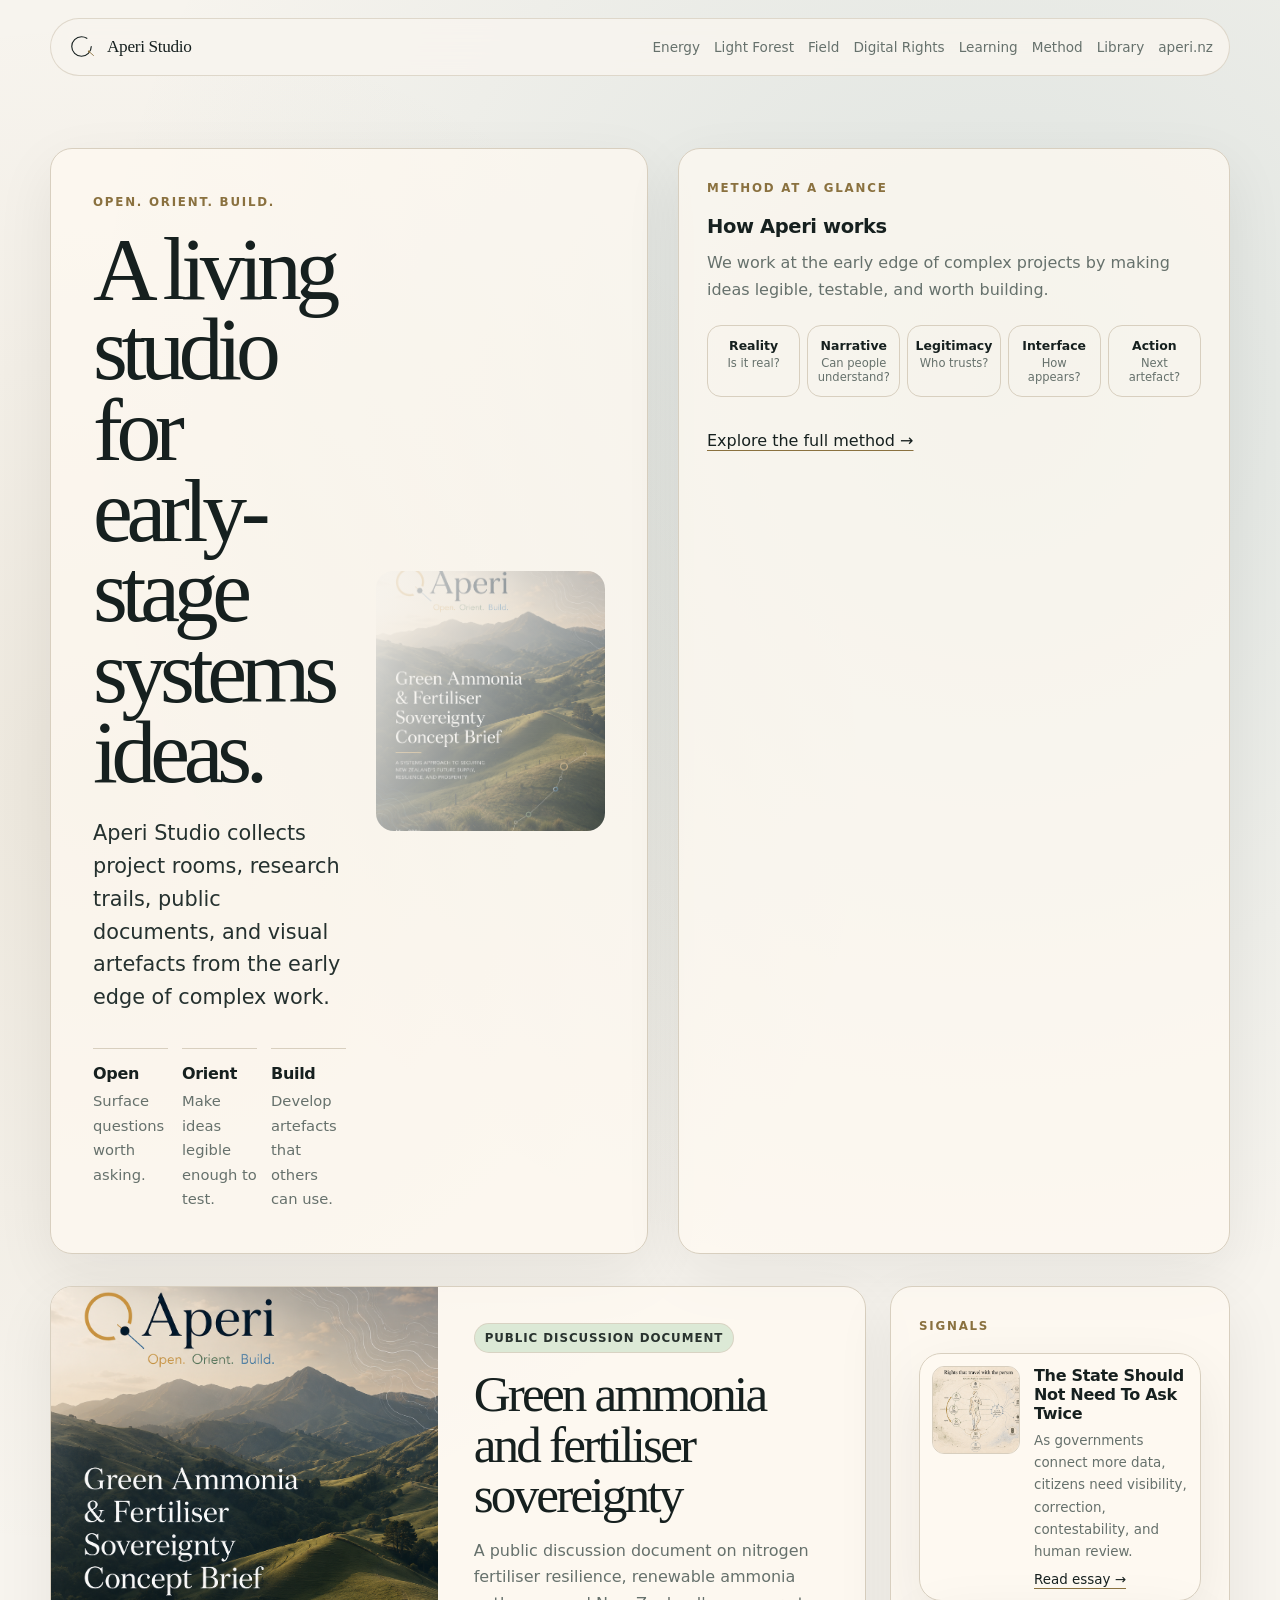
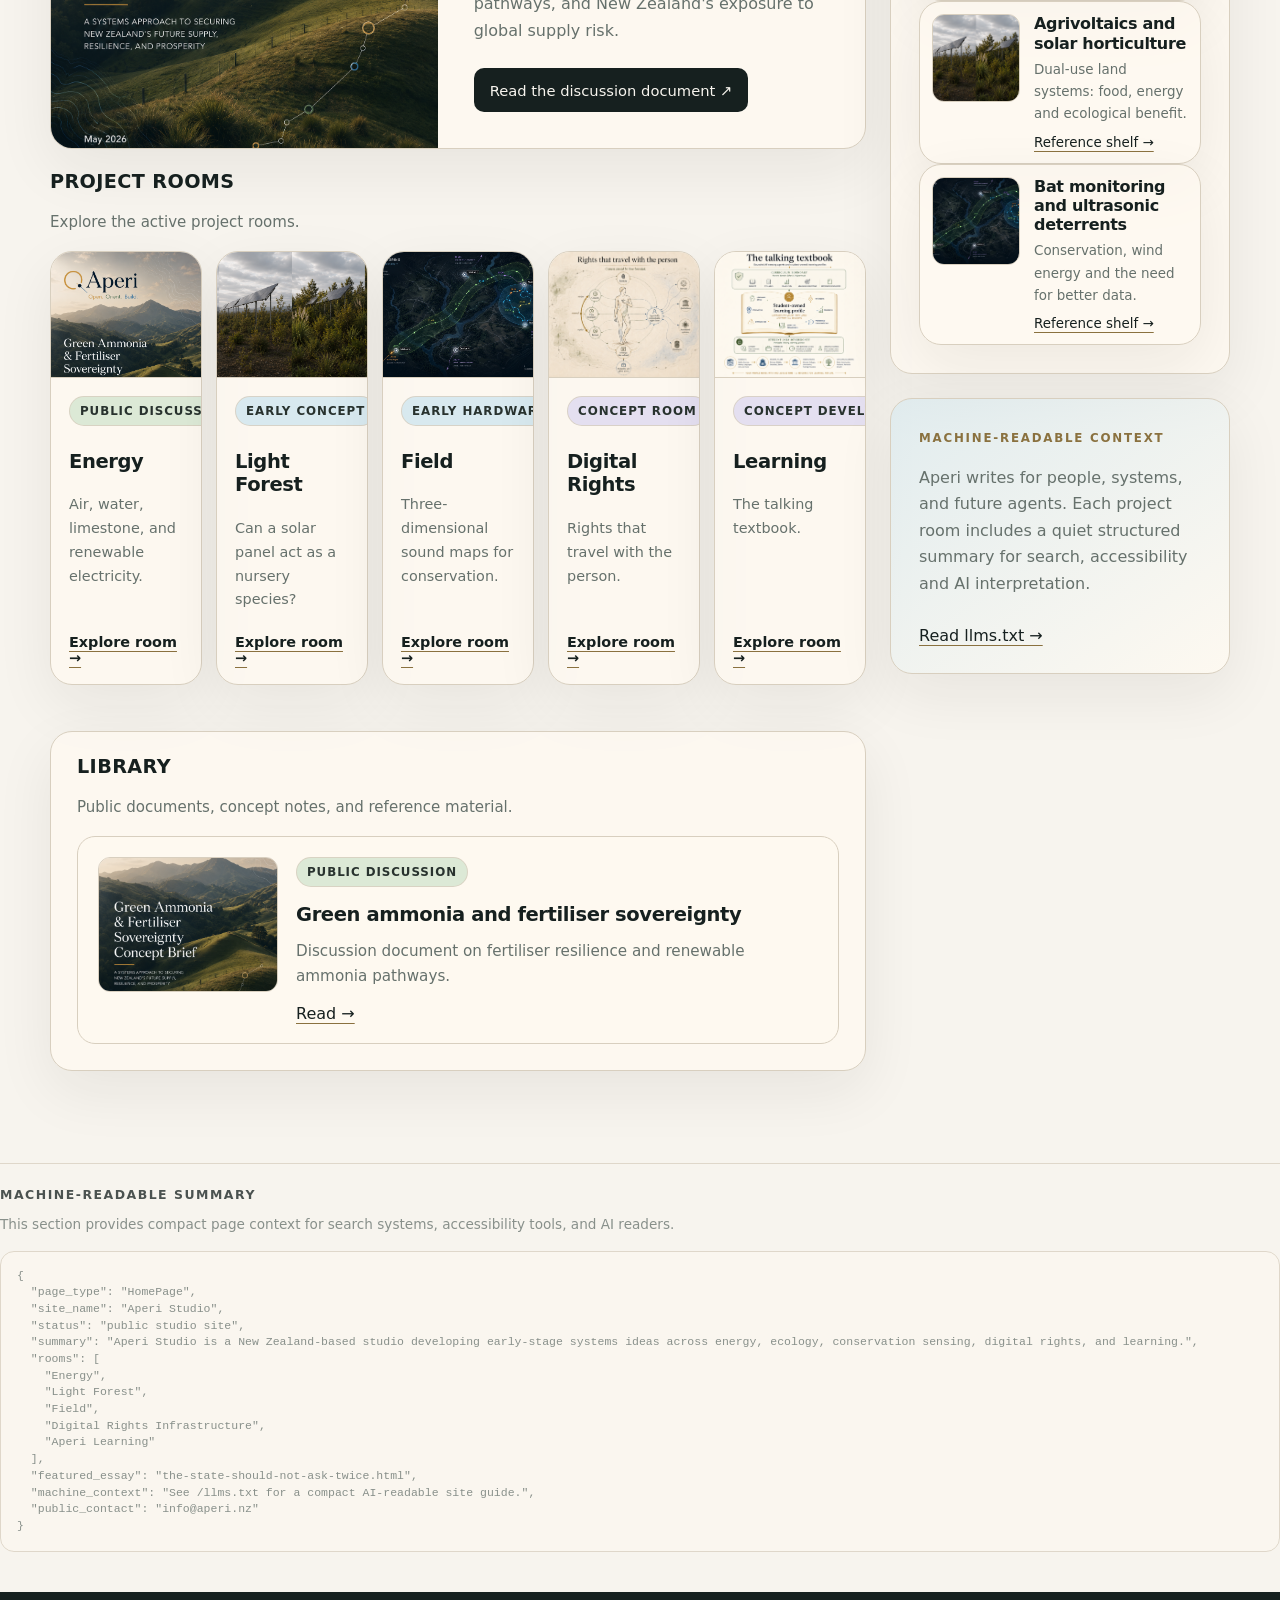
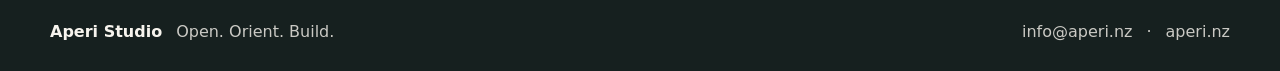
<file: index.html>
<!DOCTYPE html>
<html lang="en">
<head>
  <meta charset="UTF-8">
  <meta name="viewport" content="width=device-width, initial-scale=1.0">
  <title>Aperi Studio</title>
  <meta name="description" content="A living studio for early-stage systems ideas.">
  <link rel="stylesheet" href="style.css">
</head>
<body>
<header class="site-header">
  <a class="brand" href="index.html"><img src="assets/aperi-studio-mark.svg" alt="" class="brand-mark"><span>Aperi Studio</span></a>
  <nav class="nav" aria-label="Primary navigation">
    <a href="energy.html">Energy</a>
    <a href="light-forest.html">Light Forest</a>
    <a href="field.html">Field</a>
    <a href="digital-rights.html">Digital Rights</a>
    <a href="learning.html">Learning</a>
    <a href="method.html">Method</a>
    <a href="library.html">Library</a>
    <a href="https://aperi.nz">aperi.nz</a>
  </nav>
</header>
<main>
<section class="hero">
  <div class="hero-panel">
    <div class="hero-copy-grid">
      <div>
        <p class="eyebrow">Open. Orient. Build.</p>
        <h1>A living studio for early-stage systems ideas.</h1>
        <p class="lede">Aperi Studio collects project rooms, research trails, public documents, and visual artefacts from the early edge of complex work.</p>
        <div class="micro-method">
          <article><h3>Open</h3><p>Surface questions worth asking.</p></article>
          <article><h3>Orient</h3><p>Make ideas legible enough to test.</p></article>
          <article><h3>Build</h3><p>Develop artefacts that others can use.</p></article>
        </div>
      </div>
      <div class="hero-image" aria-hidden="true"></div>
    </div>
  </div>
  <aside class="side-panel">
    <p class="eyebrow">Method at a glance</p>
    <h3>How Aperi works</h3>
    <p>We work at the early edge of complex projects by making ideas legible, testable, and worth building.</p>
    <div class="method-strip">
      <div class="method-step"><strong>Reality</strong>Is it real?</div>
      <div class="method-step"><strong>Narrative</strong>Can people understand?</div>
      <div class="method-step"><strong>Legitimacy</strong>Who trusts?</div>
      <div class="method-step"><strong>Interface</strong>How appears?</div>
      <div class="method-step"><strong>Action</strong>Next artefact?</div>
    </div>
    <a class="arrow-link" href="method.html">Explore the full method →</a>
  </aside>
</section>

<section class="main-grid">
  <div class="main-column">
    <section class="feature-card">
      <div class="feature-visual" role="img" aria-label="Green ammonia discussion document thumbnail"></div>
      <div class="feature-copy">
        <span class="status public">Public discussion document</span>
        <h2>Green ammonia and fertiliser sovereignty</h2>
        <p>A public discussion document on nitrogen fertiliser resilience, renewable ammonia pathways, and New Zealand's exposure to global supply risk.</p>
        <a class="button" href="https://scottjbarnett.github.io/nz-green-ammonia/">Read the discussion document ↗</a>
      </div>
    </section>

    <section>
      <div class="section-heading"><h2>Project rooms</h2><p>Explore the active project rooms.</p></div>
      <div class="project-grid">
        <article class="project-card"><div class="card-visual"><img src="assets/green-ammonia-thumb.png" alt="Green ammonia discussion document thumbnail"></div><div class="card-body"><span class="status public">Public discussion</span><h3>Energy</h3><p>Air, water, limestone, and renewable electricity.</p><a href="energy.html">Explore room →</a></div></article>
        <article class="project-card"><div class="card-visual"><img src="assets/light-forest-sequence.png" alt="Four-stage Light Forest sequence showing solar infrastructure and native regeneration over time"></div><div class="card-body"><span class="status early">Early concept</span><h3>Light Forest</h3><p>Can a solar panel act as a nursery species?</p><a href="light-forest.html">Explore room →</a></div></article>
        <article class="project-card"><div class="card-visual"><img src="assets/field-bat-sound-map.png" alt="Topological acoustic monitoring map with stations and vectors"></div><div class="card-body"><span class="status early">Early hardware concept</span><h3>Field</h3><p>Three-dimensional sound maps for conservation.</p><a href="field.html">Explore room →</a></div></article>
        <article class="project-card"><div class="card-visual"><img src="assets/digital-rights-governance-map.png" alt="Digital rights governance map"></div><div class="card-body"><span class="status concept">Concept room</span><h3>Digital Rights</h3><p>Rights that travel with the person.</p><a href="digital-rights.html">Explore room →</a></div></article>
        <article class="project-card"><div class="card-visual"><img src="assets/learning-profile-map.png" alt="Talking textbook and student-owned learning profile map"></div><div class="card-body"><span class="status concept">Concept development</span><h3>Learning</h3><p>The talking textbook.</p><a href="learning.html">Explore room →</a></div></article>
      </div>
    </section>

    <section class="content-card">
      <div class="section-heading"><h2>Library</h2><p>Public documents, concept notes, and reference material.</p></div>
      <div class="library-row">
        <img src="assets/green-ammonia-thumb.png" alt="Green ammonia discussion document thumbnail">
        <div><span class="status public">Public discussion</span><h3>Green ammonia and fertiliser sovereignty</h3><p>Discussion document on fertiliser resilience and renewable ammonia pathways.</p><a href="https://scottjbarnett.github.io/nz-green-ammonia/">Read →</a></div>
      </div>
    </section>
  </div>

  <aside class="sidebar">
    <section class="side-panel">
      <p class="eyebrow">Signals</p>
      <article class="signal-card">
        <img src="assets/digital-rights-governance-map.png" alt="Digital rights governance map">
        <div>
          <h3>The State Should Not Need To Ask Twice</h3>
          <p>As governments connect more data, citizens need visibility, correction, contestability, and human review.</p>
          <a href="the-state-should-not-ask-twice.html">Read essay →</a>
        </div>
      </article>
      <article class="signal-card"><img src="assets/light-forest-sequence.png" alt=""><div><h3>Agrivoltaics and solar horticulture</h3><p>Dual-use land systems: food, energy and ecological benefit.</p><a href="light-forest.html#references">Reference shelf →</a></div></article>
      <article class="signal-card"><img src="assets/field-bat-sound-map.png" alt=""><div><h3>Bat monitoring and ultrasonic deterrents</h3><p>Conservation, wind energy and the need for better data.</p><a href="field.html#references">Reference shelf →</a></div></article>
    </section>

    <section class="side-panel machine">
      <p class="eyebrow">Machine-readable context</p>
      <p>Aperi writes for people, systems, and future agents. Each project room includes a quiet structured summary for search, accessibility and AI interpretation.</p>
      <a class="arrow-link" href="llms.txt">Read llms.txt →</a>
    </section>
  </aside>
</section>
<section class="machine-summary" aria-label="Machine-readable page summary">
  <h2>Machine-readable summary</h2>
  <p>This section provides compact page context for search systems, accessibility tools, and AI readers.</p>
  <pre>{
  "page_type": "HomePage",
  "site_name": "Aperi Studio",
  "status": "public studio site",
  "summary": "Aperi Studio is a New Zealand-based studio developing early-stage systems ideas across energy, ecology, conservation sensing, digital rights, and learning.",
  "rooms": [
    "Energy",
    "Light Forest",
    "Field",
    "Digital Rights Infrastructure",
    "Aperi Learning"
  ],
  "featured_essay": "the-state-should-not-ask-twice.html",
  "machine_context": "See /llms.txt for a compact AI-readable site guide.",
  "public_contact": "info@aperi.nz"
}</pre>
</section>
</main>
<footer class="site-footer"><div class="footer-inner">
  <div><strong>Aperi Studio</strong><span>Open. Orient. Build.</span></div>
  <div><a href="mailto:info@aperi.nz">info@aperi.nz</a><span>·</span><a href="https://aperi.nz">aperi.nz</a></div>
</div></footer>
</body>
</html>
</file>
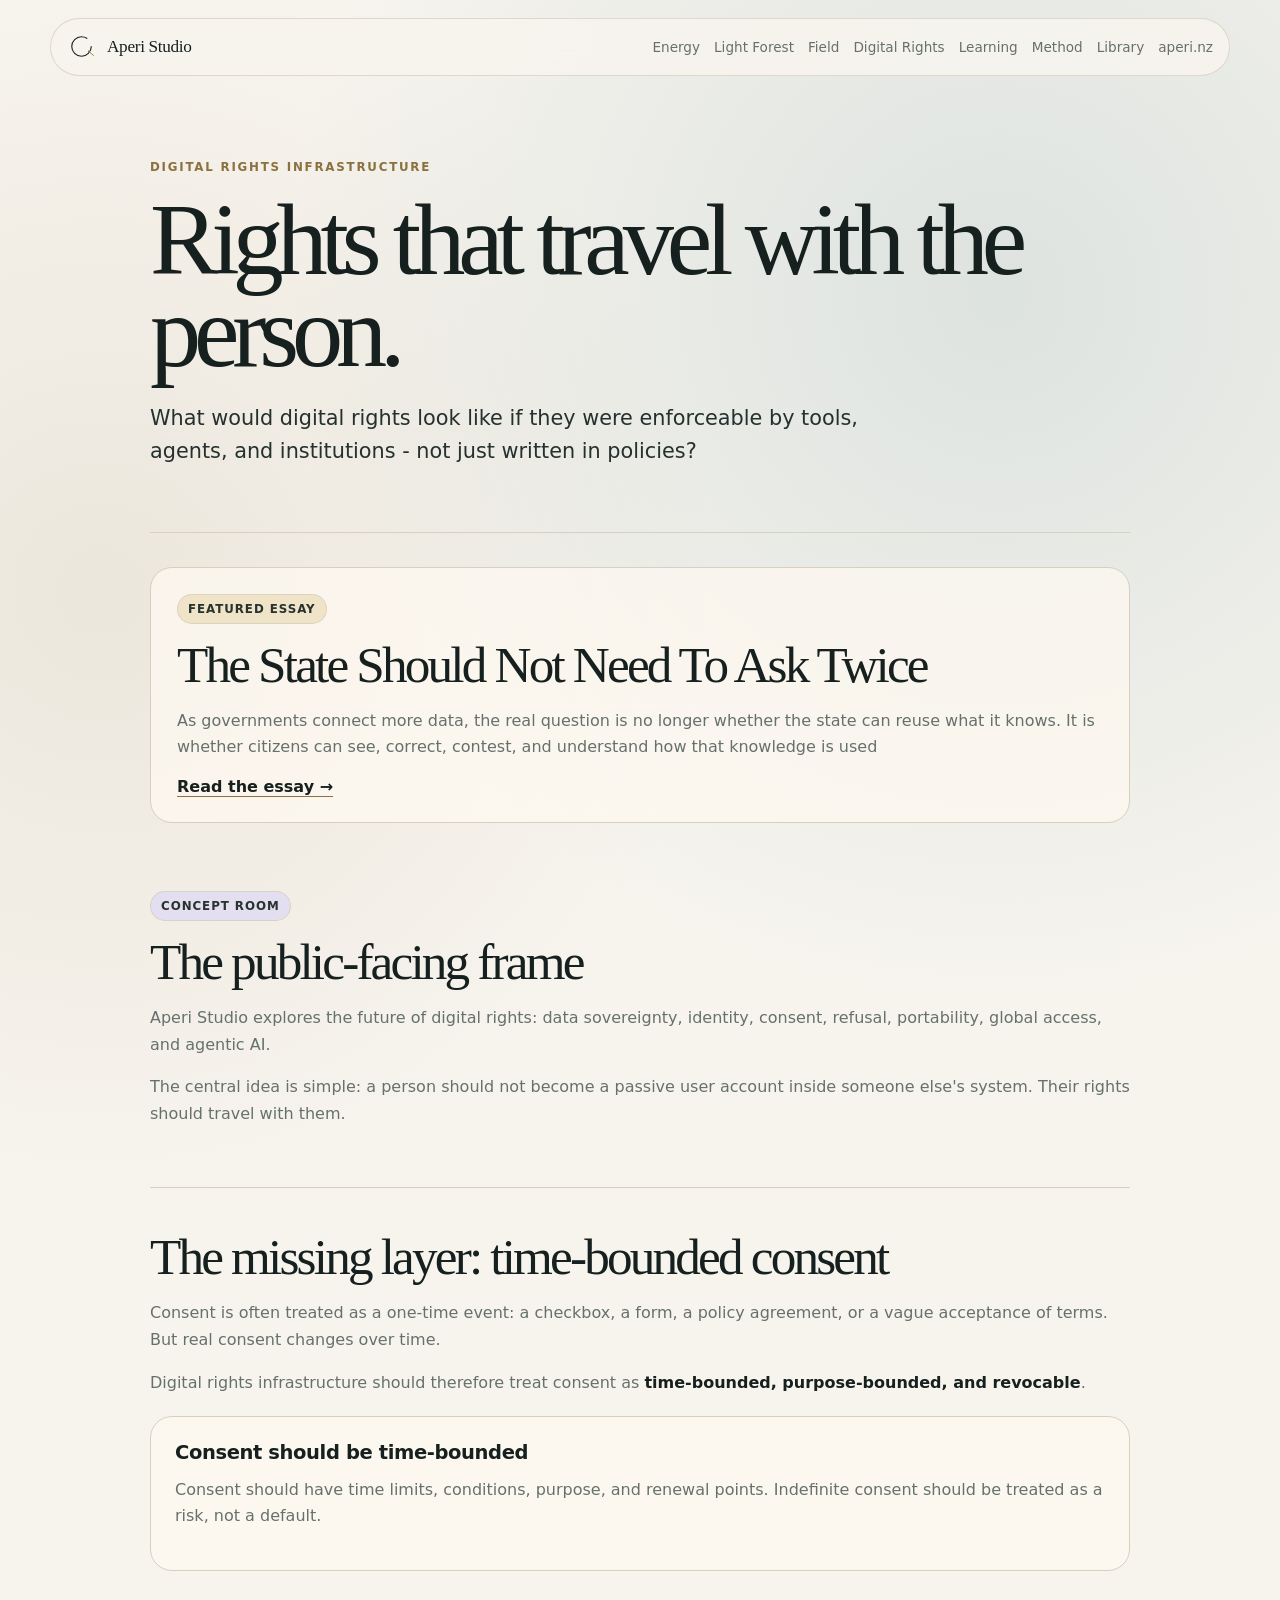
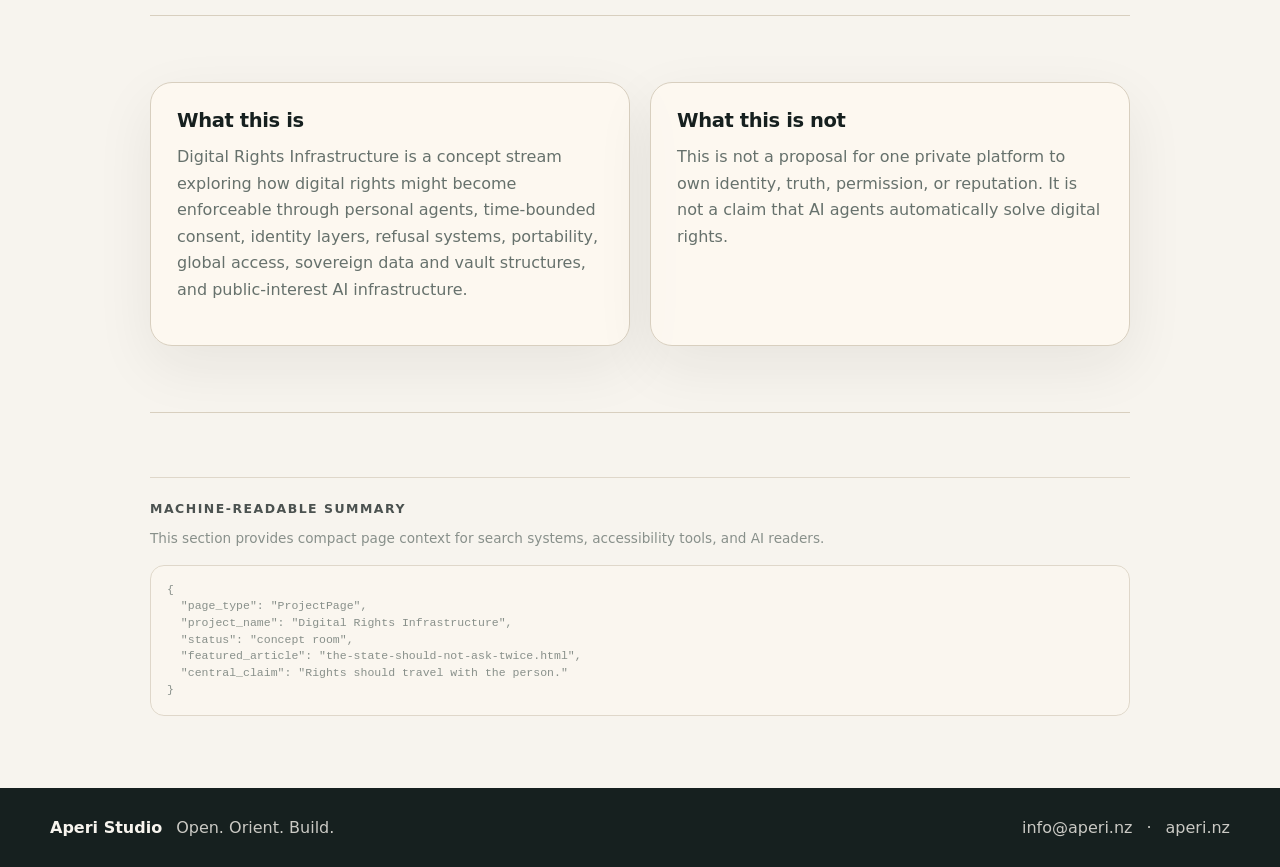
<file: digital-rights.html>
<!DOCTYPE html>
<html lang="en">
<head>
<meta charset="UTF-8">
<meta name="viewport" content="width=device-width, initial-scale=1.0">
<title>Digital Rights Infrastructure - Aperi Studio</title>
<meta name="description" content="Rights that travel with the person.">
<link rel="stylesheet" href="style.css">
<style>
.article-body{max-width:760px}.article-body h2{margin-top:3.2rem}.article-body p{font-size:1.08rem;line-height:1.76}
.article-meta{display:flex;flex-wrap:wrap;gap:10px;margin:0 0 2rem}
.article-sources{margin-top:4rem;padding-top:1.5rem;border-top:1px solid var(--line)}
.article-sources h2{font-family:Inter,ui-sans-serif,system-ui,sans-serif;font-size:.85rem;letter-spacing:.12em;text-transform:uppercase;font-weight:800}
.article-sources p,.article-sources li{font-size:.92rem;line-height:1.6}.article-sources ul{padding-left:1.1rem}.article-sources a{color:var(--ink);text-decoration-color:var(--gold);text-underline-offset:4px}
.machine-summary{margin-top:4rem;padding:1.5rem 0 0;border-top:1px solid var(--line);opacity:.76}
.machine-summary h2{font-family:Inter,ui-sans-serif,system-ui,sans-serif;font-size:.78rem;line-height:1.2;letter-spacing:.12em;text-transform:uppercase;font-weight:800;margin-bottom:.65rem}
.machine-summary p{font-size:.85rem;line-height:1.55;max-width:44rem;color:var(--muted)}.machine-summary pre{margin-top:1rem;padding:1rem;border:1px solid var(--line);border-radius:14px;background:rgba(255,250,241,.55);color:var(--muted);font-size:.72rem;line-height:1.45;white-space:pre-wrap;overflow-x:auto}
.article-feature{border:1px solid var(--line);border-radius:22px;background:rgba(255,250,241,.72);padding:26px;margin:24px 0}.article-feature a{color:var(--ink);text-decoration-color:var(--gold);text-underline-offset:4px;font-weight:650}
</style>
</head>
<body>
<header class="site-header">
  <a class="brand" href="index.html"><img src="assets/aperi-studio-mark.svg" alt="" class="brand-mark"><span>Aperi Studio</span></a>
  <nav class="nav" aria-label="Primary navigation">
    <a href="energy.html">Energy</a>
    <a href="light-forest.html">Light Forest</a>
    <a href="field.html">Field</a>
    <a href="digital-rights.html">Digital Rights</a>
    <a href="learning.html">Learning</a>
    <a href="method.html">Method</a>
    <a href="library.html">Library</a>
    <a href="https://aperi.nz">aperi.nz</a>
  </nav>
</header>
<main>
  <section class="page-hero">
    <p class="eyebrow">Digital Rights Infrastructure</p>
    <h1>Rights that travel with the person.</h1>
    <p class="lede">What would digital rights look like if they were enforceable by tools, agents, and institutions - not just written in policies?</p>
  </section>
  <section class="content">
    <div class="article-feature">
  <span class="status research">Featured essay</span>
  <h2>The State Should Not Need To Ask Twice</h2>
  <p>As governments connect more data, the real question is no longer whether the state can reuse what it knows. It is whether citizens can see, correct, contest, and understand how that knowledge is used</p>
  <a href="the-state-should-not-ask-twice.html">Read the essay →</a>
</div>
    <div class="content-section"><span class="status concept">Concept room</span><h2>The public-facing frame</h2><p>Aperi Studio explores the future of digital rights: data sovereignty, identity, consent, refusal, portability, global access, and agentic AI.</p><p>The central idea is simple: a person should not become a passive user account inside someone else's system. Their rights should travel with them.</p></div>
    <div class="content-section"><h2>The missing layer: time-bounded consent</h2><p>Consent is often treated as a one-time event: a checkbox, a form, a policy agreement, or a vague acceptance of terms. But real consent changes over time.</p><p>Digital rights infrastructure should therefore treat consent as <strong>time-bounded, purpose-bounded, and revocable</strong>.</p><div class="callout"><h3>Consent should be time-bounded</h3><p>Consent should have time limits, conditions, purpose, and renewal points. Indefinite consent should be treated as a risk, not a default.</p></div></div>
    <div class="content-section"><div class="two-col"><div class="content-card"><h3>What this is</h3><p>Digital Rights Infrastructure is a concept stream exploring how digital rights might become enforceable through personal agents, time-bounded consent, identity layers, refusal systems, portability, global access, sovereign data and vault structures, and public-interest AI infrastructure.</p></div><div class="content-card"><h3>What this is not</h3><p>This is not a proposal for one private platform to own identity, truth, permission, or reputation. It is not a claim that AI agents automatically solve digital rights.</p></div></div></div>
    <section class="machine-summary" aria-label="Machine-readable page summary">
  <h2>Machine-readable summary</h2>
  <p>This section provides compact page context for search systems, accessibility tools, and AI readers.</p>
  <pre>{
  &quot;page_type&quot;: &quot;ProjectPage&quot;,
  &quot;project_name&quot;: &quot;Digital Rights Infrastructure&quot;,
  &quot;status&quot;: &quot;concept room&quot;,
  &quot;featured_article&quot;: &quot;the-state-should-not-ask-twice.html&quot;,
  &quot;central_claim&quot;: &quot;Rights should travel with the person.&quot;
}</pre>
</section>
  </section>
</main>
<footer class="site-footer"><div class="footer-inner">
  <div><strong>Aperi Studio</strong><span>Open. Orient. Build.</span></div>
  <div><a href="mailto:info@aperi.nz">info@aperi.nz</a><span>·</span><a href="https://aperi.nz">aperi.nz</a></div>
</div></footer>
</body>
</html>
</file>
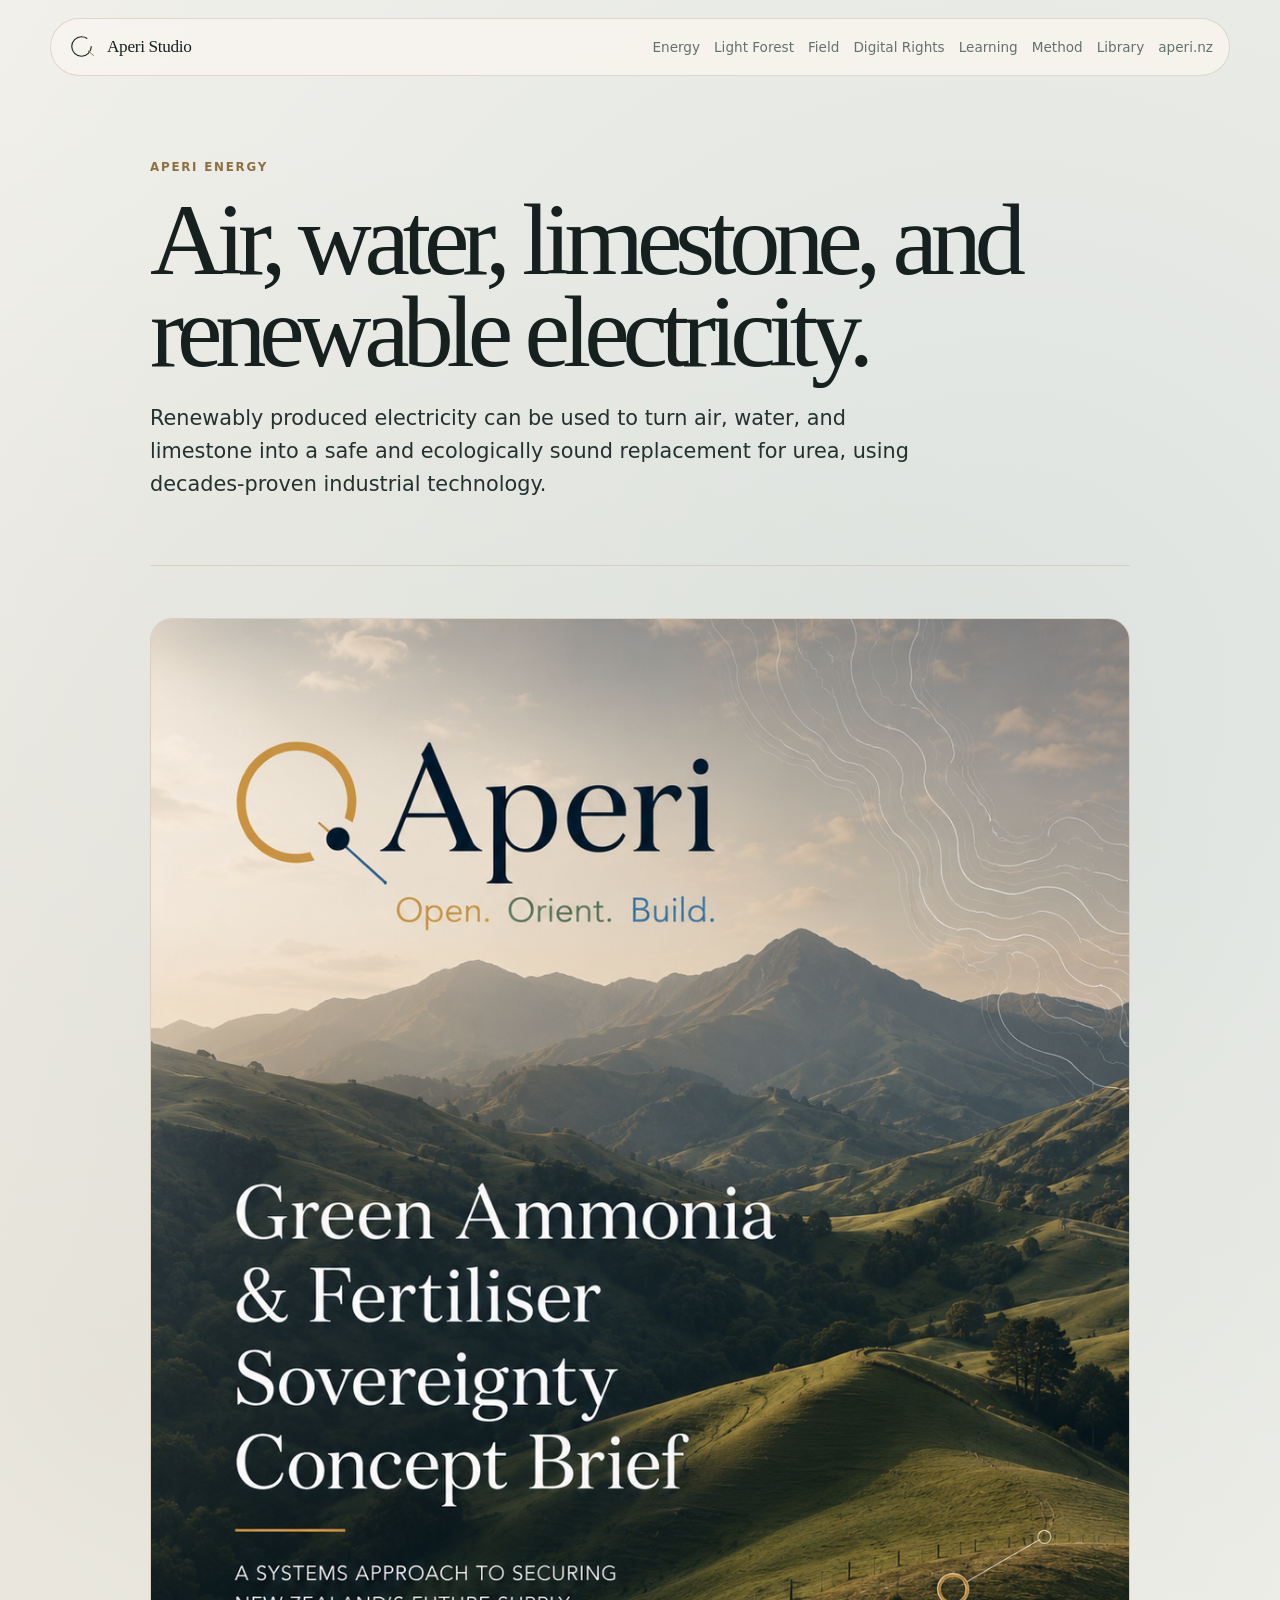
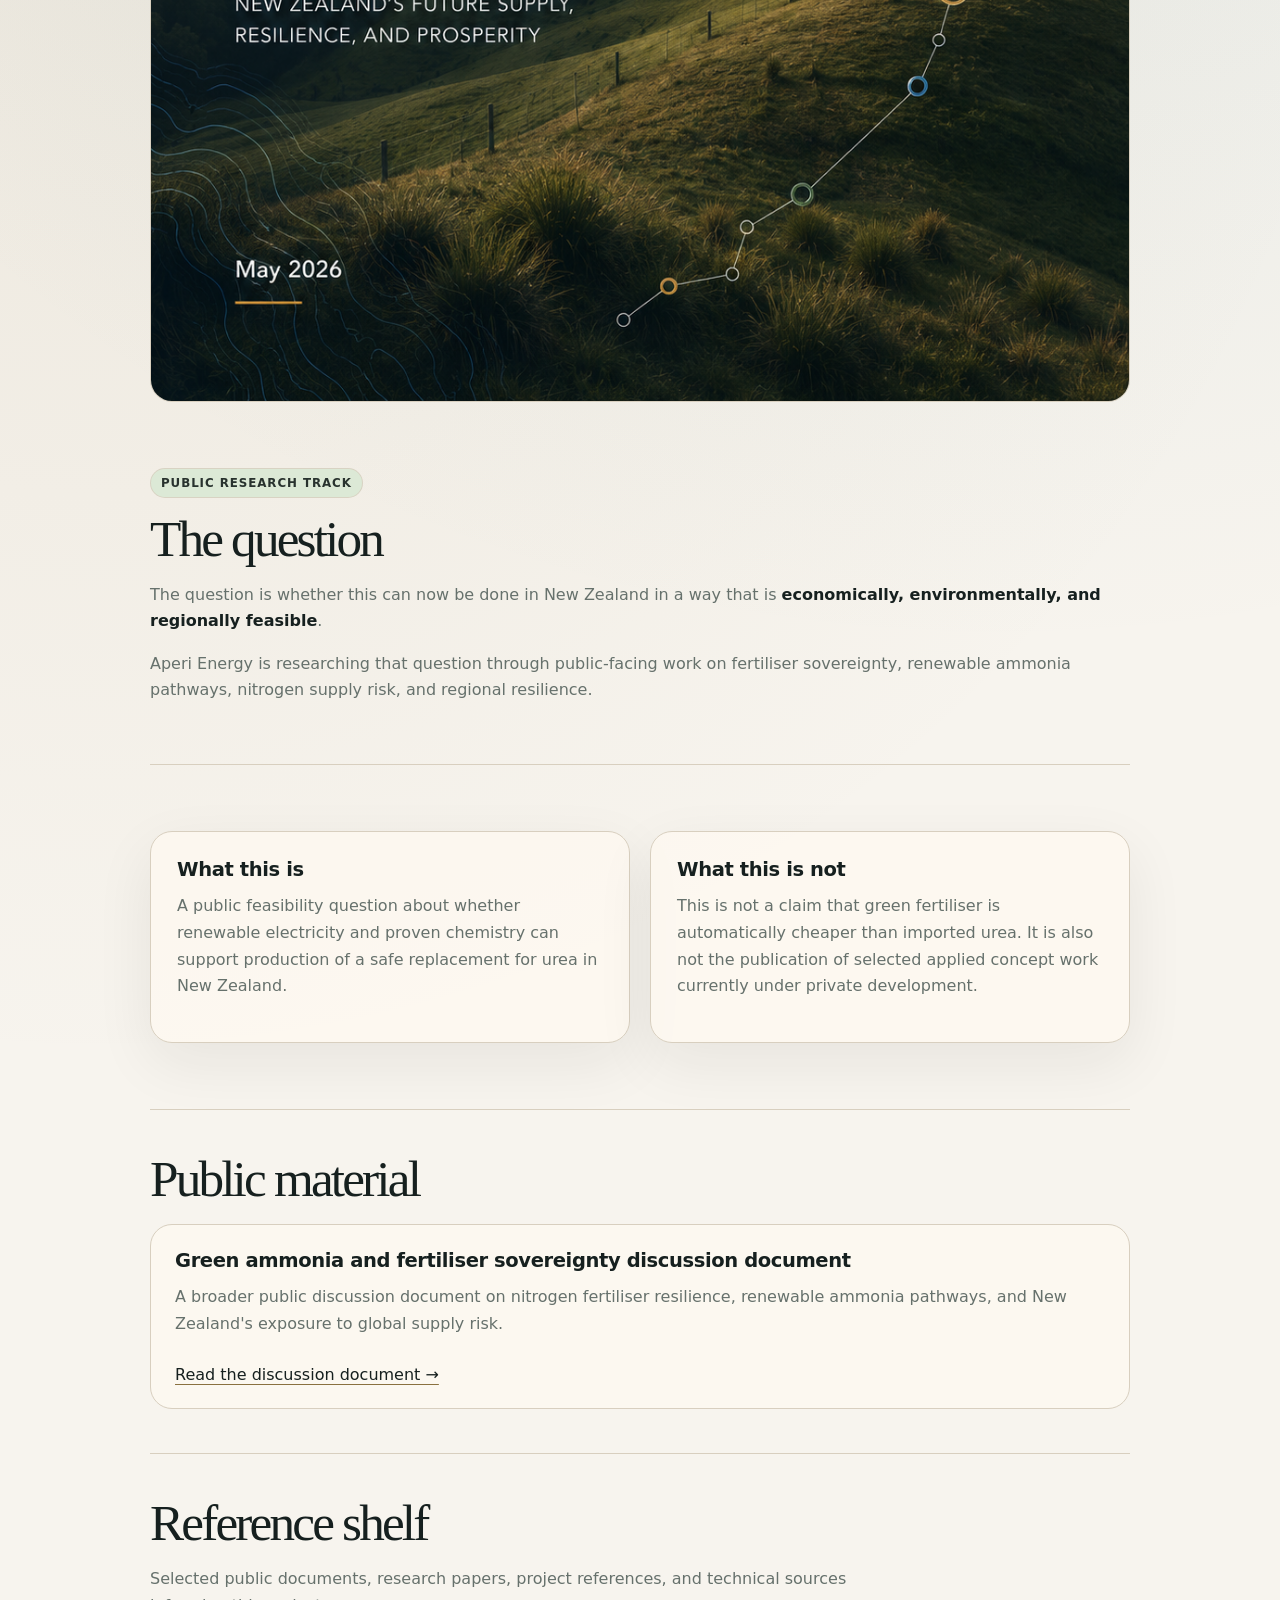
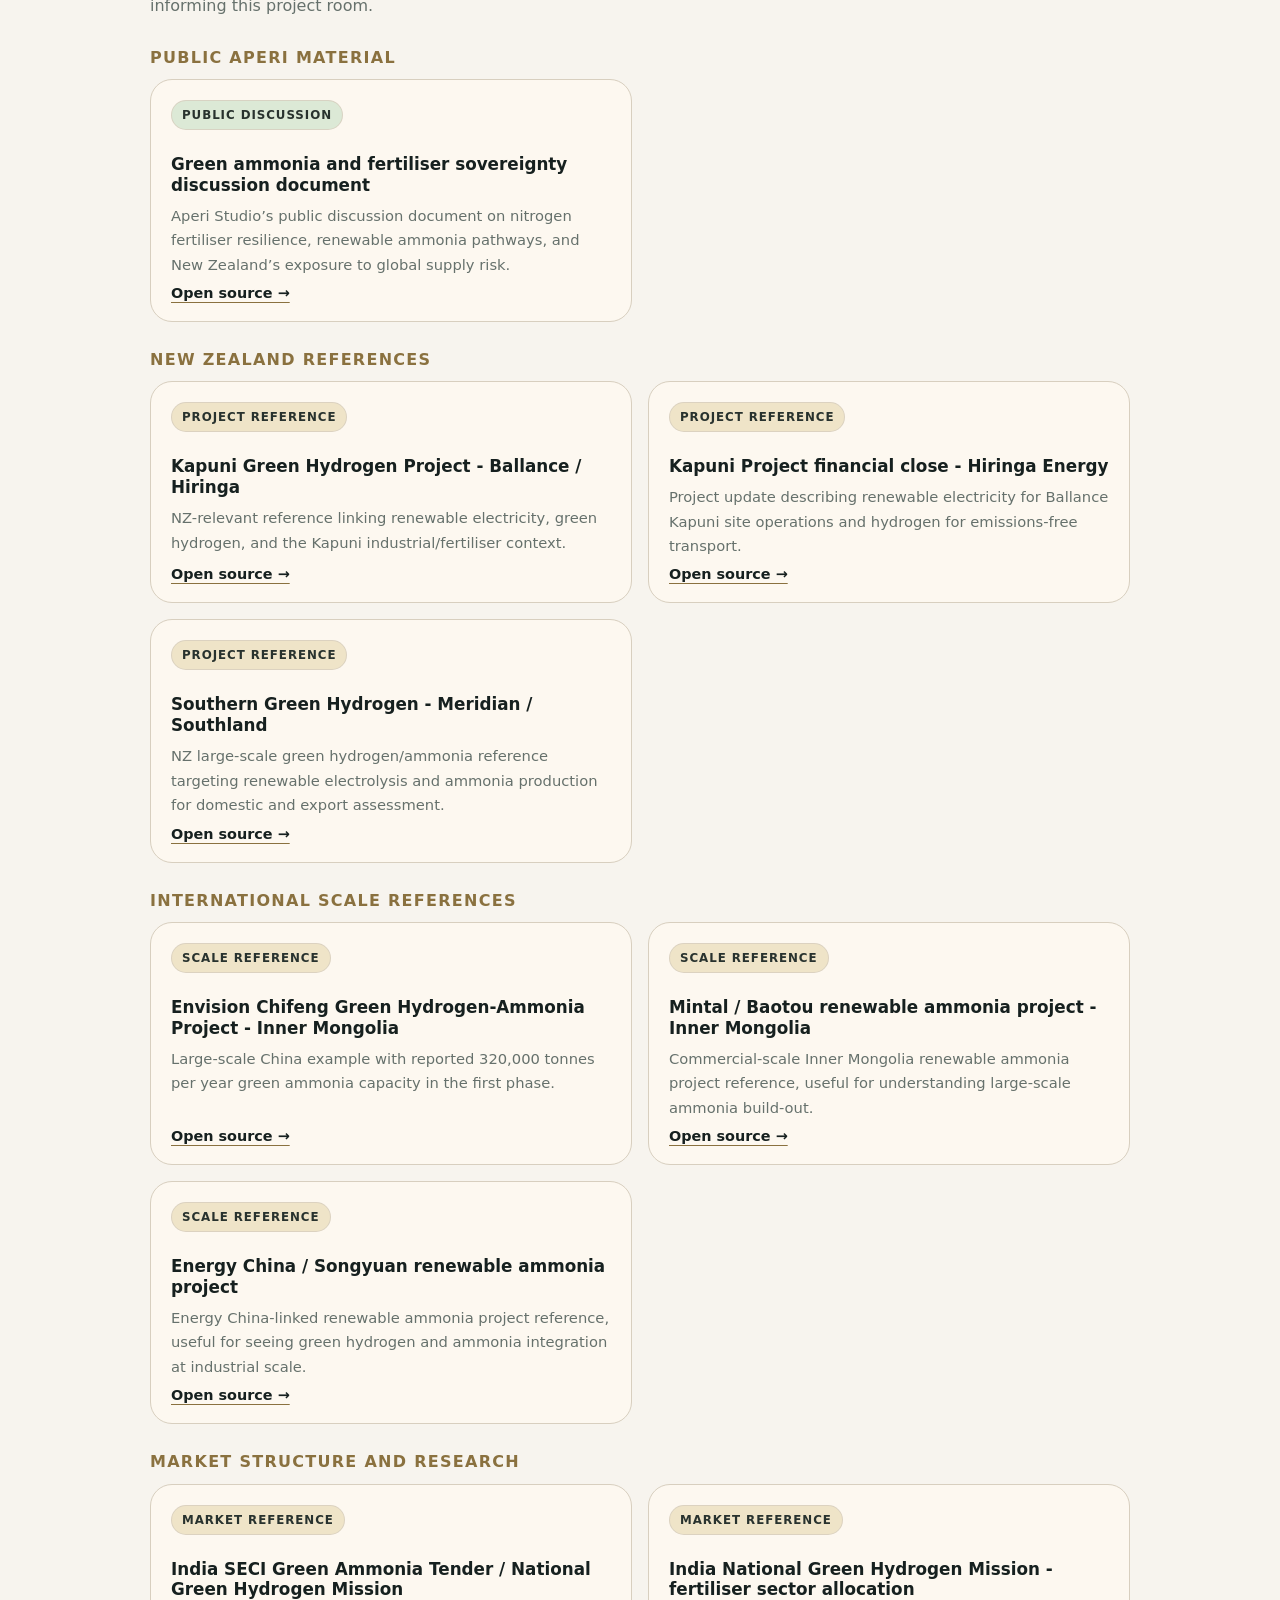
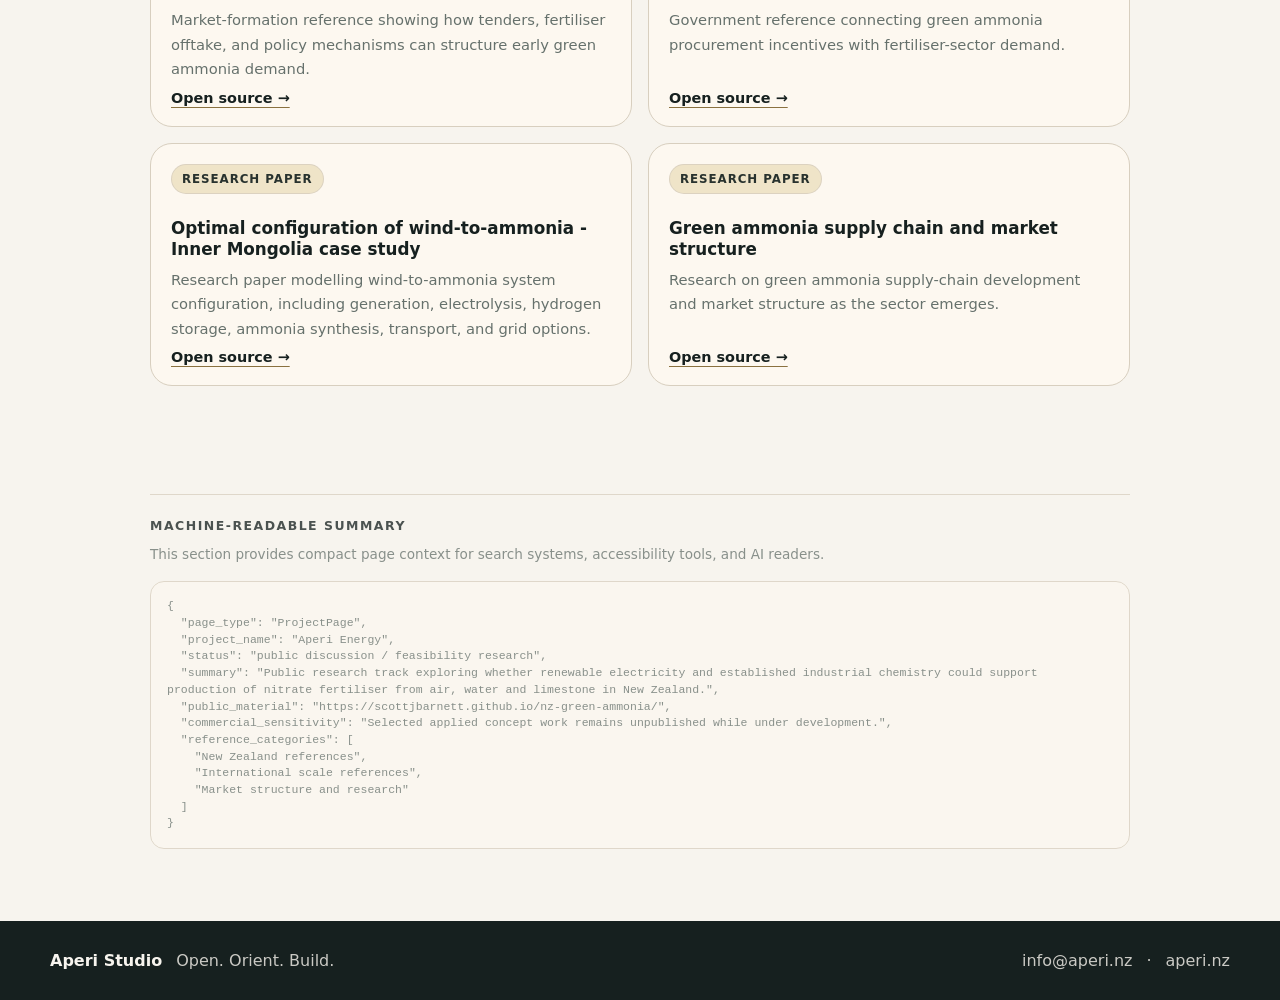
<file: energy.html>
<!DOCTYPE html>
<html lang="en">
<head>
  <meta charset="UTF-8">
  <meta name="viewport" content="width=device-width, initial-scale=1.0">
  <title>Aperi Energy - Aperi Studio</title>
  <meta name="description" content="Air, water, limestone, and renewable electricity.">
  <link rel="stylesheet" href="style.css">
</head>
<body>
<header class="site-header">
  <a class="brand" href="index.html"><img src="assets/aperi-studio-mark.svg" alt="" class="brand-mark"><span>Aperi Studio</span></a>
  <nav class="nav" aria-label="Primary navigation">
    <a href="energy.html">Energy</a>
    <a href="light-forest.html">Light Forest</a>
    <a href="field.html">Field</a>
    <a href="digital-rights.html">Digital Rights</a>
    <a href="learning.html">Learning</a>
    <a href="method.html">Method</a>
    <a href="library.html">Library</a>
    <a href="https://aperi.nz">aperi.nz</a>
  </nav>
</header>
<main>
<section class="page-hero">
  <p class="eyebrow">Aperi Energy</p>
  <h1>Air, water, limestone, and renewable electricity.</h1>
  <p class="lede">Renewably produced electricity can be used to turn air, water, and limestone into a safe and ecologically sound replacement for urea, using decades-proven industrial technology.</p>
</section>
<section class="content">
  <img class="page-visual" src="assets/green-ammonia-thumb.png" alt="Green ammonia and fertiliser sovereignty discussion document visual">
  <div class="content-section"><span class="status public">Public research track</span><h2>The question</h2><p>The question is whether this can now be done in New Zealand in a way that is <strong>economically, environmentally, and regionally feasible</strong>.</p><p>Aperi Energy is researching that question through public-facing work on fertiliser sovereignty, renewable ammonia pathways, nitrogen supply risk, and regional resilience.</p></div>
  <div class="content-section"><div class="two-col">
  <div class="content-card"><h3>What this is</h3><p>A public feasibility question about whether renewable electricity and proven chemistry can support production of a safe replacement for urea in New Zealand.</p></div>
  <div class="content-card"><h3>What this is not</h3><p>This is not a claim that green fertiliser is automatically cheaper than imported urea. It is also not the publication of selected applied concept work currently under private development.</p></div>
</div></div>
  <div class="content-section"><h2>Public material</h2><div class="callout"><h3>Green ammonia and fertiliser sovereignty discussion document</h3><p>A broader public discussion document on nitrogen fertiliser resilience, renewable ammonia pathways, and New Zealand's exposure to global supply risk.</p><a class="arrow-link" href="https://scottjbarnett.github.io/nz-green-ammonia/">Read the discussion document →</a></div></div>
  <div id="references"><div class="content-section reference-shelf">
  <h2>Reference shelf</h2>
  <p class="reference-shelf-intro">Selected public documents, research papers, project references, and technical sources informing this project room.</p>
  <div class="reference-group">
    <h3>Public Aperi material</h3>
    <div class="reference-grid">
      <article class="reference-card">
        <span class="status public">Public discussion</span>
        <h4>Green ammonia and fertiliser sovereignty discussion document</h4>
        <p>Aperi Studio’s public discussion document on nitrogen fertiliser resilience, renewable ammonia pathways, and New Zealand’s exposure to global supply risk.</p>
        <a href="https://scottjbarnett.github.io/nz-green-ammonia/">Open source →</a>
      </article>
    </div>
  </div>
  <div class="reference-group">
    <h3>New Zealand references</h3>
    <div class="reference-grid">
      <article class="reference-card">
        <span class="status research">Project reference</span>
        <h4>Kapuni Green Hydrogen Project - Ballance / Hiringa</h4>
        <p>NZ-relevant reference linking renewable electricity, green hydrogen, and the Kapuni industrial/fertiliser context.</p>
        <a href="https://ballance.co.nz/hydrogen">Open source →</a>
      </article>
      <article class="reference-card">
        <span class="status research">Project reference</span>
        <h4>Kapuni Project financial close - Hiringa Energy</h4>
        <p>Project update describing renewable electricity for Ballance Kapuni site operations and hydrogen for emissions-free transport.</p>
        <a href="https://www.hiringaenergy.com/post/kapuni-project-reaches-financial-close-unlocking-integrated-renewable-energy-and-green-hydrogen-pro">Open source →</a>
      </article>
      <article class="reference-card">
        <span class="status research">Project reference</span>
        <h4>Southern Green Hydrogen - Meridian / Southland</h4>
        <p>NZ large-scale green hydrogen/ammonia reference targeting renewable electrolysis and ammonia production for domestic and export assessment.</p>
        <a href="https://www.meridianenergy.co.nz/news-and-events/meridian-selects-southerngreenhydrogen-partner">Open source →</a>
      </article>
    </div>
  </div>
  <div class="reference-group">
    <h3>International scale references</h3>
    <div class="reference-grid">
      <article class="reference-card">
        <span class="status research">Scale reference</span>
        <h4>Envision Chifeng Green Hydrogen-Ammonia Project - Inner Mongolia</h4>
        <p>Large-scale China example with reported 320,000 tonnes per year green ammonia capacity in the first phase.</p>
        <a href="https://www.goinnermongolia.com.cn/2025-07/09/c_1107842.htm">Open source →</a>
      </article>
      <article class="reference-card">
        <span class="status research">Scale reference</span>
        <h4>Mintal / Baotou renewable ammonia project - Inner Mongolia</h4>
        <p>Commercial-scale Inner Mongolia renewable ammonia project reference, useful for understanding large-scale ammonia build-out.</p>
        <a href="https://www.topsoe.com/news/topsoe-signs-agreement">Open source →</a>
      </article>
      <article class="reference-card">
        <span class="status research">Scale reference</span>
        <h4>Energy China / Songyuan renewable ammonia project</h4>
        <p>Energy China-linked renewable ammonia project reference, useful for seeing green hydrogen and ammonia integration at industrial scale.</p>
        <a href="https://ammoniaenergy.org/articles/energy-china-engineering-corporation-200000-tons-of-renewable-ammonia-capacity-online-this-september/">Open source →</a>
      </article>
    </div>
  </div>
  <div class="reference-group">
    <h3>Market structure and research</h3>
    <div class="reference-grid">
      <article class="reference-card">
        <span class="status research">Market reference</span>
        <h4>India SECI Green Ammonia Tender / National Green Hydrogen Mission</h4>
        <p>Market-formation reference showing how tenders, fertiliser offtake, and policy mechanisms can structure early green ammonia demand.</p>
        <a href="https://www.seci.co.in/uploads/news/1754454231_Green_Ammonia_Tender_Press_Release.pdf">Open source →</a>
      </article>
      <article class="reference-card">
        <span class="status research">Market reference</span>
        <h4>India National Green Hydrogen Mission - fertiliser sector allocation</h4>
        <p>Government reference connecting green ammonia procurement incentives with fertiliser-sector demand.</p>
        <a href="https://www.pib.gov.in/PressReleaseIframePage.aspx?PRID=2027858">Open source →</a>
      </article>
      <article class="reference-card">
        <span class="status research">Research paper</span>
        <h4>Optimal configuration of wind-to-ammonia - Inner Mongolia case study</h4>
        <p>Research paper modelling wind-to-ammonia system configuration, including generation, electrolysis, hydrogen storage, ammonia synthesis, transport, and grid options.</p>
        <a href="https://arxiv.org/abs/2006.14778">Open source →</a>
      </article>
      <article class="reference-card">
        <span class="status research">Research paper</span>
        <h4>Green ammonia supply chain and market structure</h4>
        <p>Research on green ammonia supply-chain development and market structure as the sector emerges.</p>
        <a href="https://arxiv.org/abs/2310.19498">Open source →</a>
      </article>
    </div>
  </div>
</div></div>
  <section class="machine-summary" aria-label="Machine-readable page summary">
  <h2>Machine-readable summary</h2>
  <p>This section provides compact page context for search systems, accessibility tools, and AI readers.</p>
  <pre>{
  &quot;page_type&quot;: &quot;ProjectPage&quot;,
  &quot;project_name&quot;: &quot;Aperi Energy&quot;,
  &quot;status&quot;: &quot;public discussion / feasibility research&quot;,
  &quot;summary&quot;: &quot;Public research track exploring whether renewable electricity and established industrial chemistry could support production of nitrate fertiliser from air, water and limestone in New Zealand.&quot;,
  &quot;public_material&quot;: &quot;https://scottjbarnett.github.io/nz-green-ammonia/&quot;,
  &quot;commercial_sensitivity&quot;: &quot;Selected applied concept work remains unpublished while under development.&quot;,
  &quot;reference_categories&quot;: [
    &quot;New Zealand references&quot;,
    &quot;International scale references&quot;,
    &quot;Market structure and research&quot;
  ]
}</pre>
</section>
</section></main>
<footer class="site-footer"><div class="footer-inner">
  <div><strong>Aperi Studio</strong><span>Open. Orient. Build.</span></div>
  <div><a href="mailto:info@aperi.nz">info@aperi.nz</a><span>·</span><a href="https://aperi.nz">aperi.nz</a></div>
</div></footer>
</body>
</html>
</file>
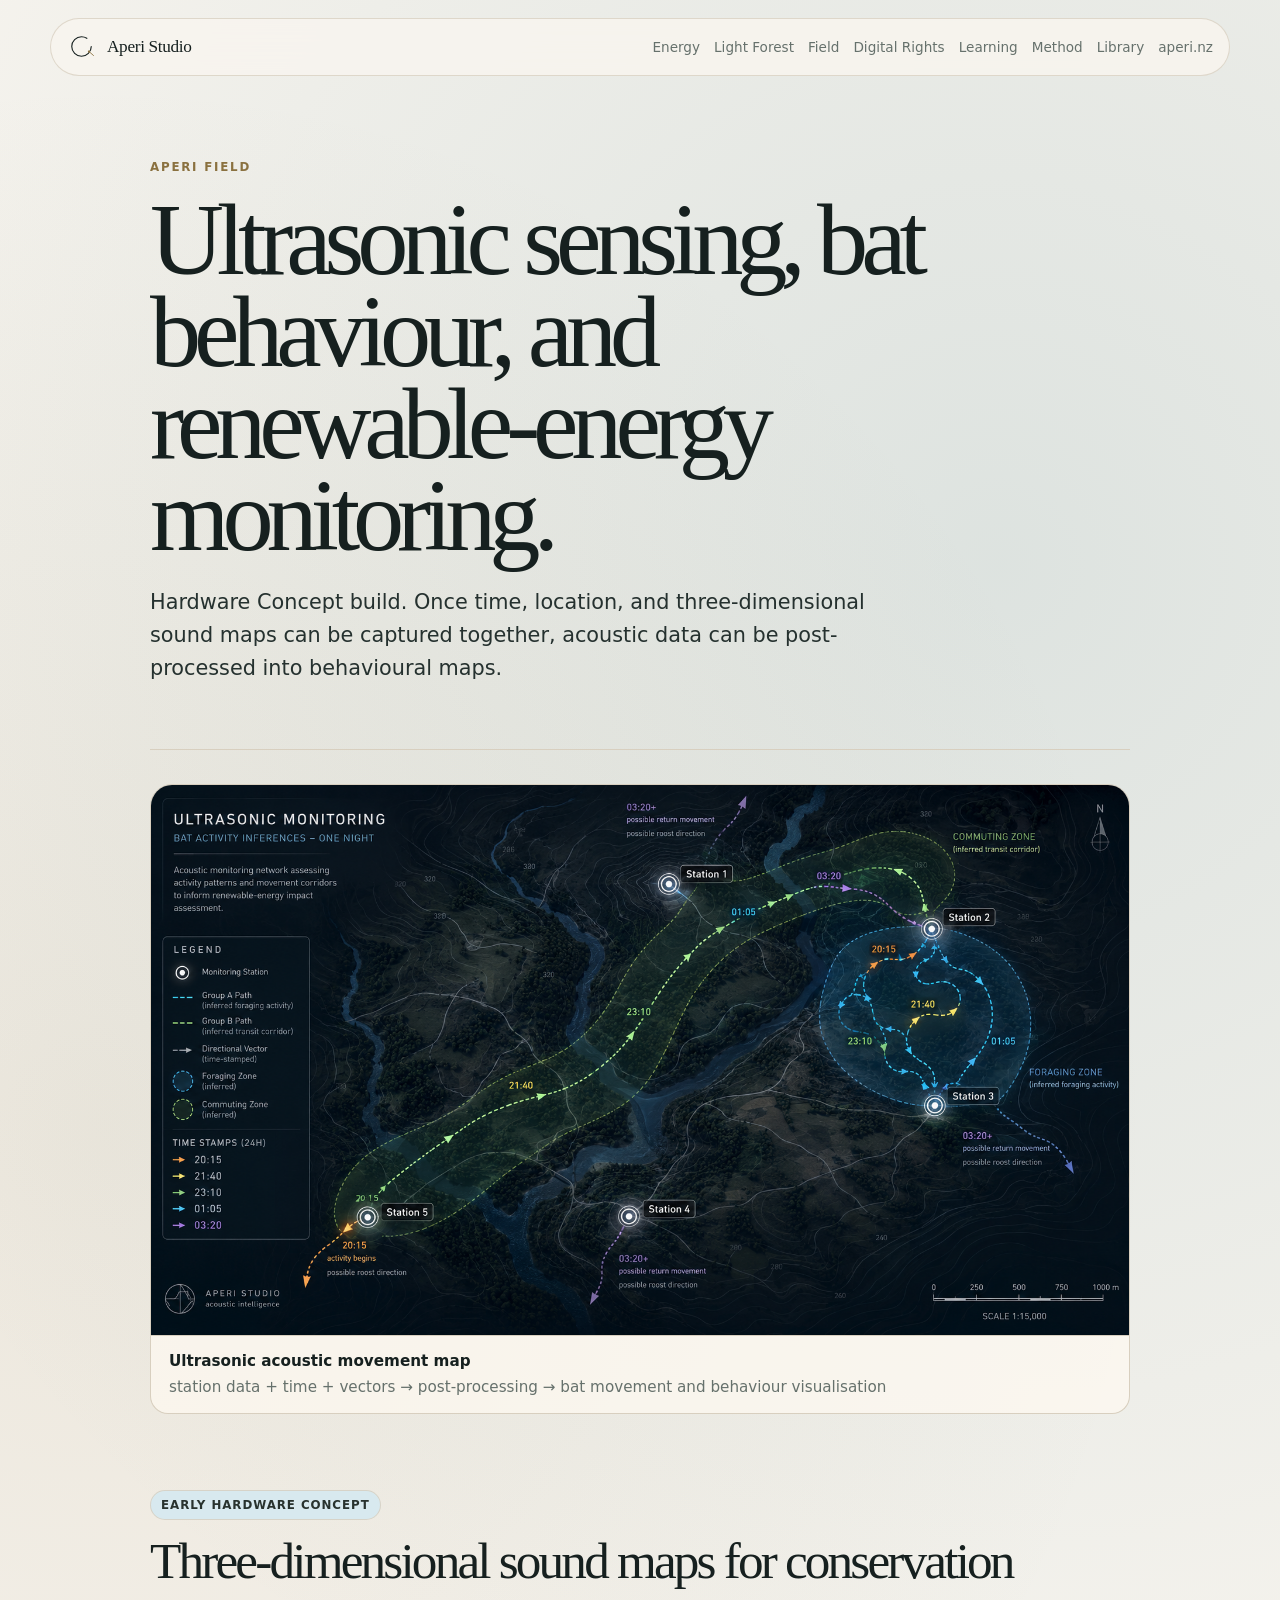
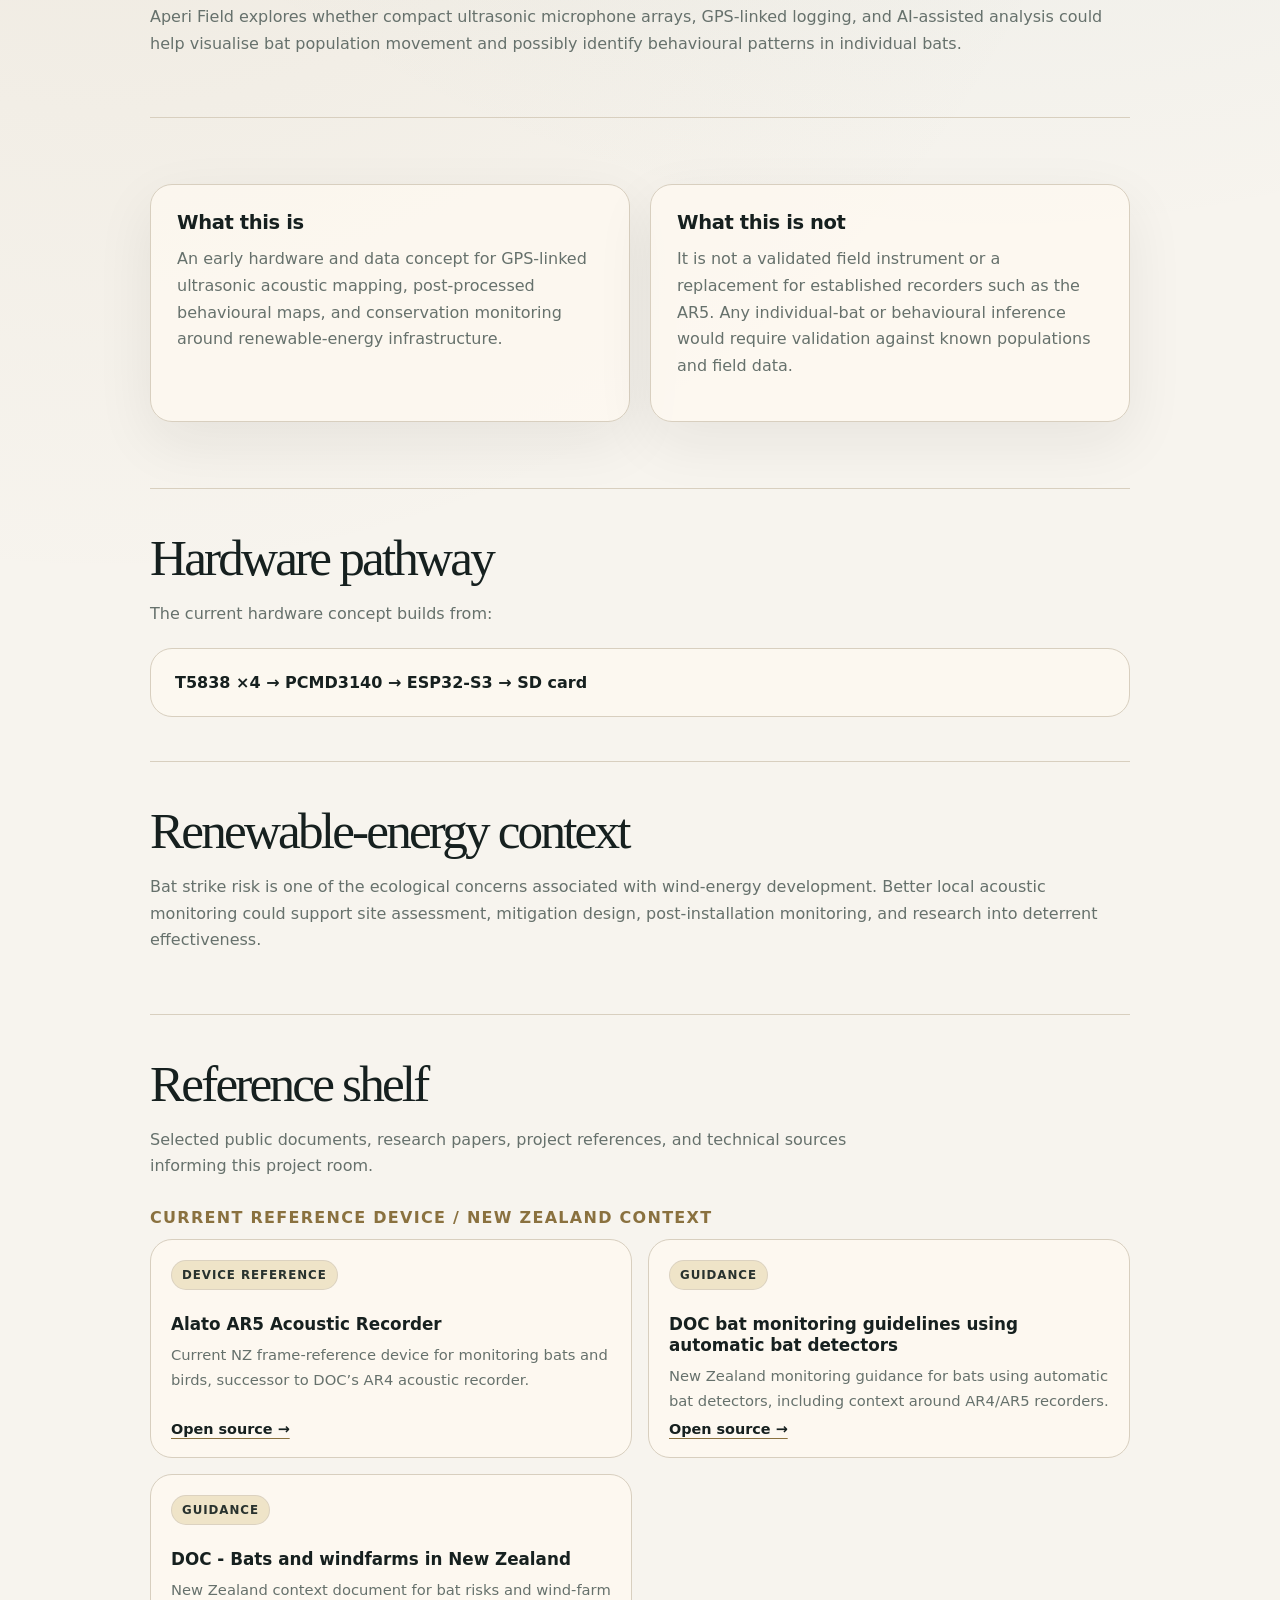
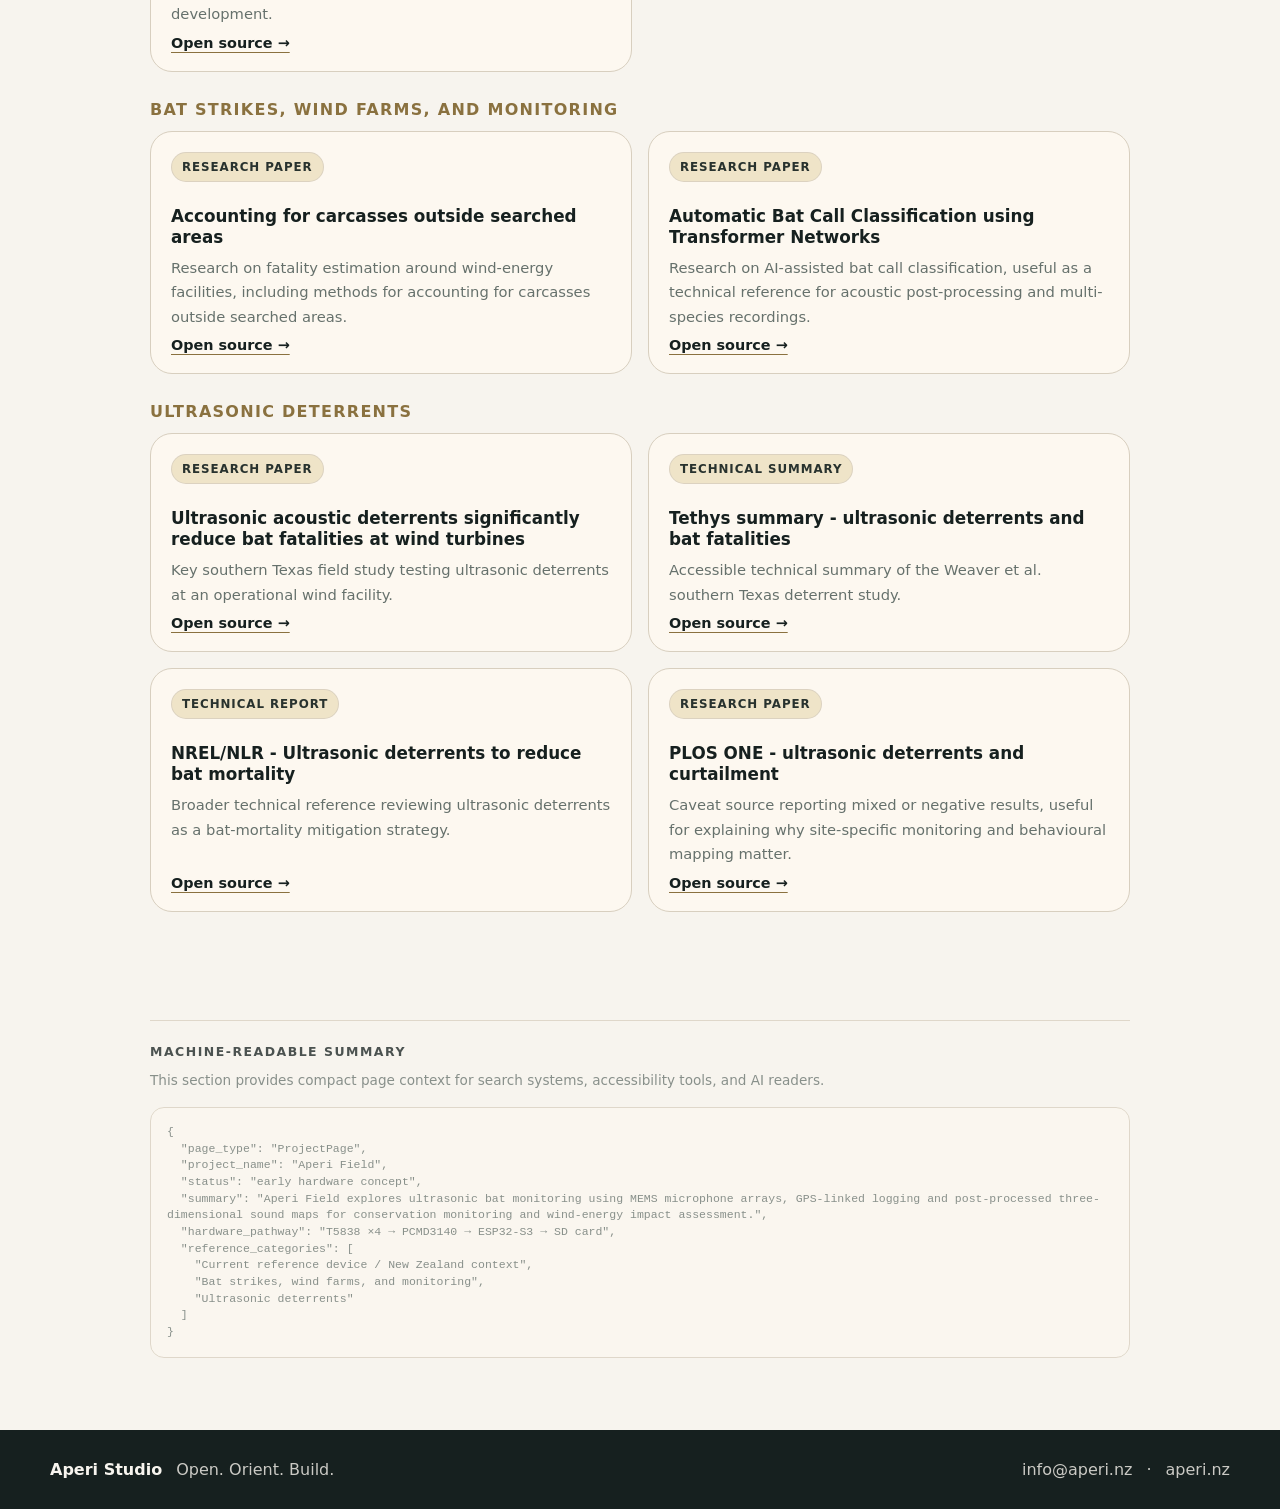
<file: field.html>
<!DOCTYPE html>
<html lang="en">
<head>
  <meta charset="UTF-8">
  <meta name="viewport" content="width=device-width, initial-scale=1.0">
  <title>Aperi Field - Aperi Studio</title>
  <meta name="description" content="Ultrasonic sensing, bat behaviour, and renewable-energy monitoring.">
  <link rel="stylesheet" href="style.css">
</head>
<body>
<header class="site-header">
  <a class="brand" href="index.html"><img src="assets/aperi-studio-mark.svg" alt="" class="brand-mark"><span>Aperi Studio</span></a>
  <nav class="nav" aria-label="Primary navigation">
    <a href="energy.html">Energy</a>
    <a href="light-forest.html">Light Forest</a>
    <a href="field.html">Field</a>
    <a href="digital-rights.html">Digital Rights</a>
    <a href="learning.html">Learning</a>
    <a href="method.html">Method</a>
    <a href="library.html">Library</a>
    <a href="https://aperi.nz">aperi.nz</a>
  </nav>
</header>
<main>
<section class="page-hero">
  <p class="eyebrow">Aperi Field</p>
  <h1>Ultrasonic sensing, bat behaviour, and renewable-energy monitoring.</h1>
  <p class="lede">Hardware Concept build. Once time, location, and three-dimensional sound maps can be captured together, acoustic data can be post-processed into behavioural maps.</p>
</section>
<section class="content">
  <figure class="image-figure">
    <img class="diagram-img" src="assets/field-bat-sound-map.png" alt="Topological acoustic monitoring map showing five stations, time-stamped vectors, and inferred bat movement patterns">
    <figcaption><strong>Ultrasonic acoustic movement map</strong><span>station data + time + vectors → post-processing → bat movement and behaviour visualisation</span></figcaption>
  </figure>
  <div class="content-section"><span class="status early">Early hardware concept</span><h2>Three-dimensional sound maps for conservation</h2><p>Aperi Field explores whether compact ultrasonic microphone arrays, GPS-linked logging, and AI-assisted analysis could help visualise bat population movement and possibly identify behavioural patterns in individual bats.</p></div>
  <div class="content-section"><div class="two-col">
  <div class="content-card"><h3>What this is</h3><p>An early hardware and data concept for GPS-linked ultrasonic acoustic mapping, post-processed behavioural maps, and conservation monitoring around renewable-energy infrastructure.</p></div>
  <div class="content-card"><h3>What this is not</h3><p>It is not a validated field instrument or a replacement for established recorders such as the AR5. Any individual-bat or behavioural inference would require validation against known populations and field data.</p></div>
</div></div>
  <div class="content-section"><h2>Hardware pathway</h2><p>The current hardware concept builds from:</p><div class="callout"><strong>T5838 ×4 → PCMD3140 → ESP32-S3 → SD card</strong></div></div>
  <div class="content-section"><h2>Renewable-energy context</h2><p>Bat strike risk is one of the ecological concerns associated with wind-energy development. Better local acoustic monitoring could support site assessment, mitigation design, post-installation monitoring, and research into deterrent effectiveness.</p></div>
  <div id="references"><div class="content-section reference-shelf">
  <h2>Reference shelf</h2>
  <p class="reference-shelf-intro">Selected public documents, research papers, project references, and technical sources informing this project room.</p>
  <div class="reference-group">
    <h3>Current reference device / New Zealand context</h3>
    <div class="reference-grid">
      <article class="reference-card">
        <span class="status research">Device reference</span>
        <h4>Alato AR5 Acoustic Recorder</h4>
        <p>Current NZ frame-reference device for monitoring bats and birds, successor to DOC’s AR4 acoustic recorder.</p>
        <a href="https://www.alato.co.nz/ar5-product">Open source →</a>
      </article>
      <article class="reference-card">
        <span class="status research">Guidance</span>
        <h4>DOC bat monitoring guidelines using automatic bat detectors</h4>
        <p>New Zealand monitoring guidance for bats using automatic bat detectors, including context around AR4/AR5 recorders.</p>
        <a href="https://www.doc.govt.nz/globalassets/documents/conservation/native-animals/bats/bat-recovery/bat-monitoring-guidelines-using-automatic-bat-detectors.pdf">Open source →</a>
      </article>
      <article class="reference-card">
        <span class="status research">Guidance</span>
        <h4>DOC - Bats and windfarms in New Zealand</h4>
        <p>New Zealand context document for bat risks and wind-farm development.</p>
        <a href="https://www.doc.govt.nz/globalassets/documents/conservation/native-animals/bats/bat-recovery/bats-and-windfarms.pdf">Open source →</a>
      </article>
    </div>
  </div>
  <div class="reference-group">
    <h3>Bat strikes, wind farms, and monitoring</h3>
    <div class="reference-grid">
      <article class="reference-card">
        <span class="status research">Research paper</span>
        <h4>Accounting for carcasses outside searched areas</h4>
        <p>Research on fatality estimation around wind-energy facilities, including methods for accounting for carcasses outside searched areas.</p>
        <a href="https://arxiv.org/abs/2201.10064">Open source →</a>
      </article>
      <article class="reference-card">
        <span class="status research">Research paper</span>
        <h4>Automatic Bat Call Classification using Transformer Networks</h4>
        <p>Research on AI-assisted bat call classification, useful as a technical reference for acoustic post-processing and multi-species recordings.</p>
        <a href="https://arxiv.org/abs/2309.11218">Open source →</a>
      </article>
    </div>
  </div>
  <div class="reference-group">
    <h3>Ultrasonic deterrents</h3>
    <div class="reference-grid">
      <article class="reference-card">
        <span class="status research">Research paper</span>
        <h4>Ultrasonic acoustic deterrents significantly reduce bat fatalities at wind turbines</h4>
        <p>Key southern Texas field study testing ultrasonic deterrents at an operational wind facility.</p>
        <a href="https://www.sciencedirect.com/science/article/pii/S2351989420301827">Open source →</a>
      </article>
      <article class="reference-card">
        <span class="status research">Technical summary</span>
        <h4>Tethys summary - ultrasonic deterrents and bat fatalities</h4>
        <p>Accessible technical summary of the Weaver et al. southern Texas deterrent study.</p>
        <a href="https://tethys.pnnl.gov/publications/ultrasonic-acoustic-deterrents-significantly-reduce-bat-fatalities-wind-turbines">Open source →</a>
      </article>
      <article class="reference-card">
        <span class="status research">Technical report</span>
        <h4>NREL/NLR - Ultrasonic deterrents to reduce bat mortality</h4>
        <p>Broader technical reference reviewing ultrasonic deterrents as a bat-mortality mitigation strategy.</p>
        <a href="https://docs.nlr.gov/docs/fy25osti/90840.pdf">Open source →</a>
      </article>
      <article class="reference-card">
        <span class="status research">Research paper</span>
        <h4>PLOS ONE - ultrasonic deterrents and curtailment</h4>
        <p>Caveat source reporting mixed or negative results, useful for explaining why site-specific monitoring and behavioural mapping matter.</p>
        <a href="https://journals.plos.org/plosone/article?id=10.1371%2Fjournal.pone.0318451">Open source →</a>
      </article>
    </div>
  </div>
</div></div>
  <section class="machine-summary" aria-label="Machine-readable page summary">
  <h2>Machine-readable summary</h2>
  <p>This section provides compact page context for search systems, accessibility tools, and AI readers.</p>
  <pre>{
  &quot;page_type&quot;: &quot;ProjectPage&quot;,
  &quot;project_name&quot;: &quot;Aperi Field&quot;,
  &quot;status&quot;: &quot;early hardware concept&quot;,
  &quot;summary&quot;: &quot;Aperi Field explores ultrasonic bat monitoring using MEMS microphone arrays, GPS-linked logging and post-processed three-dimensional sound maps for conservation monitoring and wind-energy impact assessment.&quot;,
  &quot;hardware_pathway&quot;: &quot;T5838 ×4 → PCMD3140 → ESP32-S3 → SD card&quot;,
  &quot;reference_categories&quot;: [
    &quot;Current reference device / New Zealand context&quot;,
    &quot;Bat strikes, wind farms, and monitoring&quot;,
    &quot;Ultrasonic deterrents&quot;
  ]
}</pre>
</section>
</section></main>
<footer class="site-footer"><div class="footer-inner">
  <div><strong>Aperi Studio</strong><span>Open. Orient. Build.</span></div>
  <div><a href="mailto:info@aperi.nz">info@aperi.nz</a><span>·</span><a href="https://aperi.nz">aperi.nz</a></div>
</div></footer>
</body>
</html>
</file>
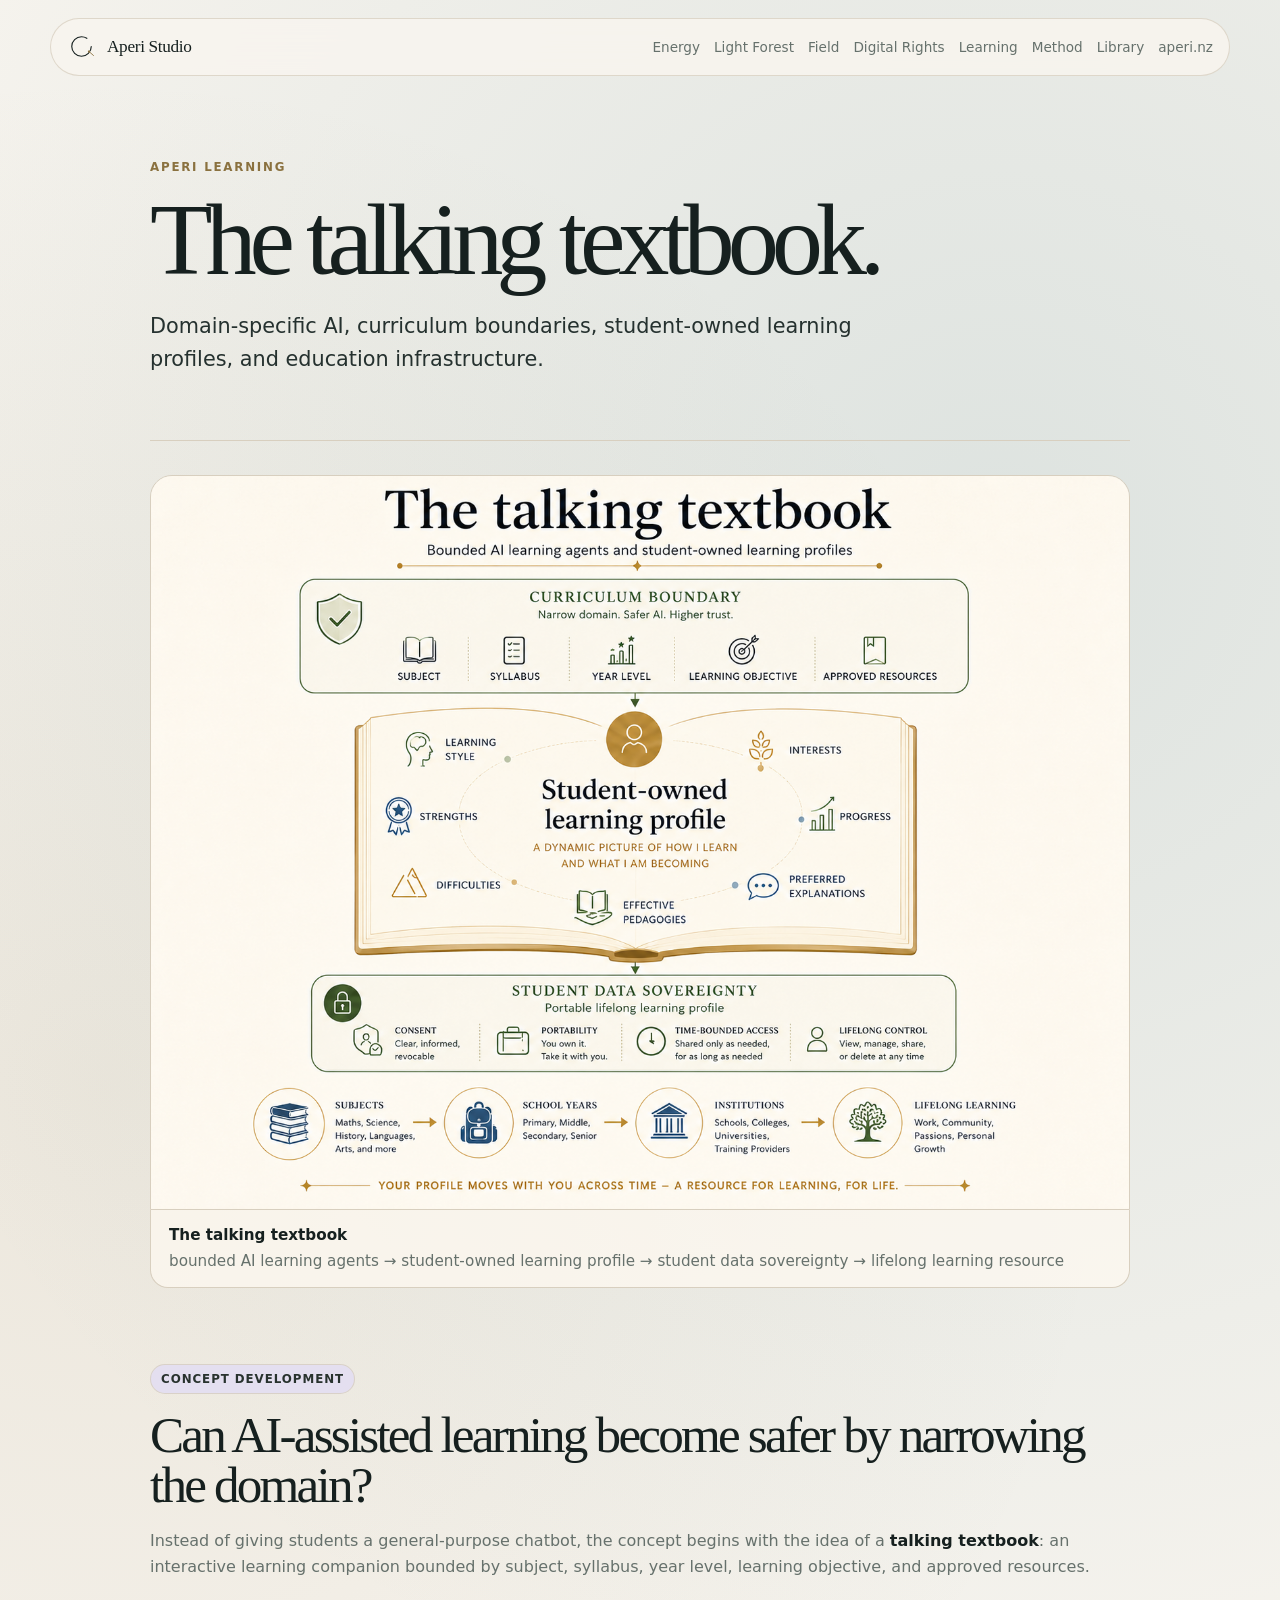
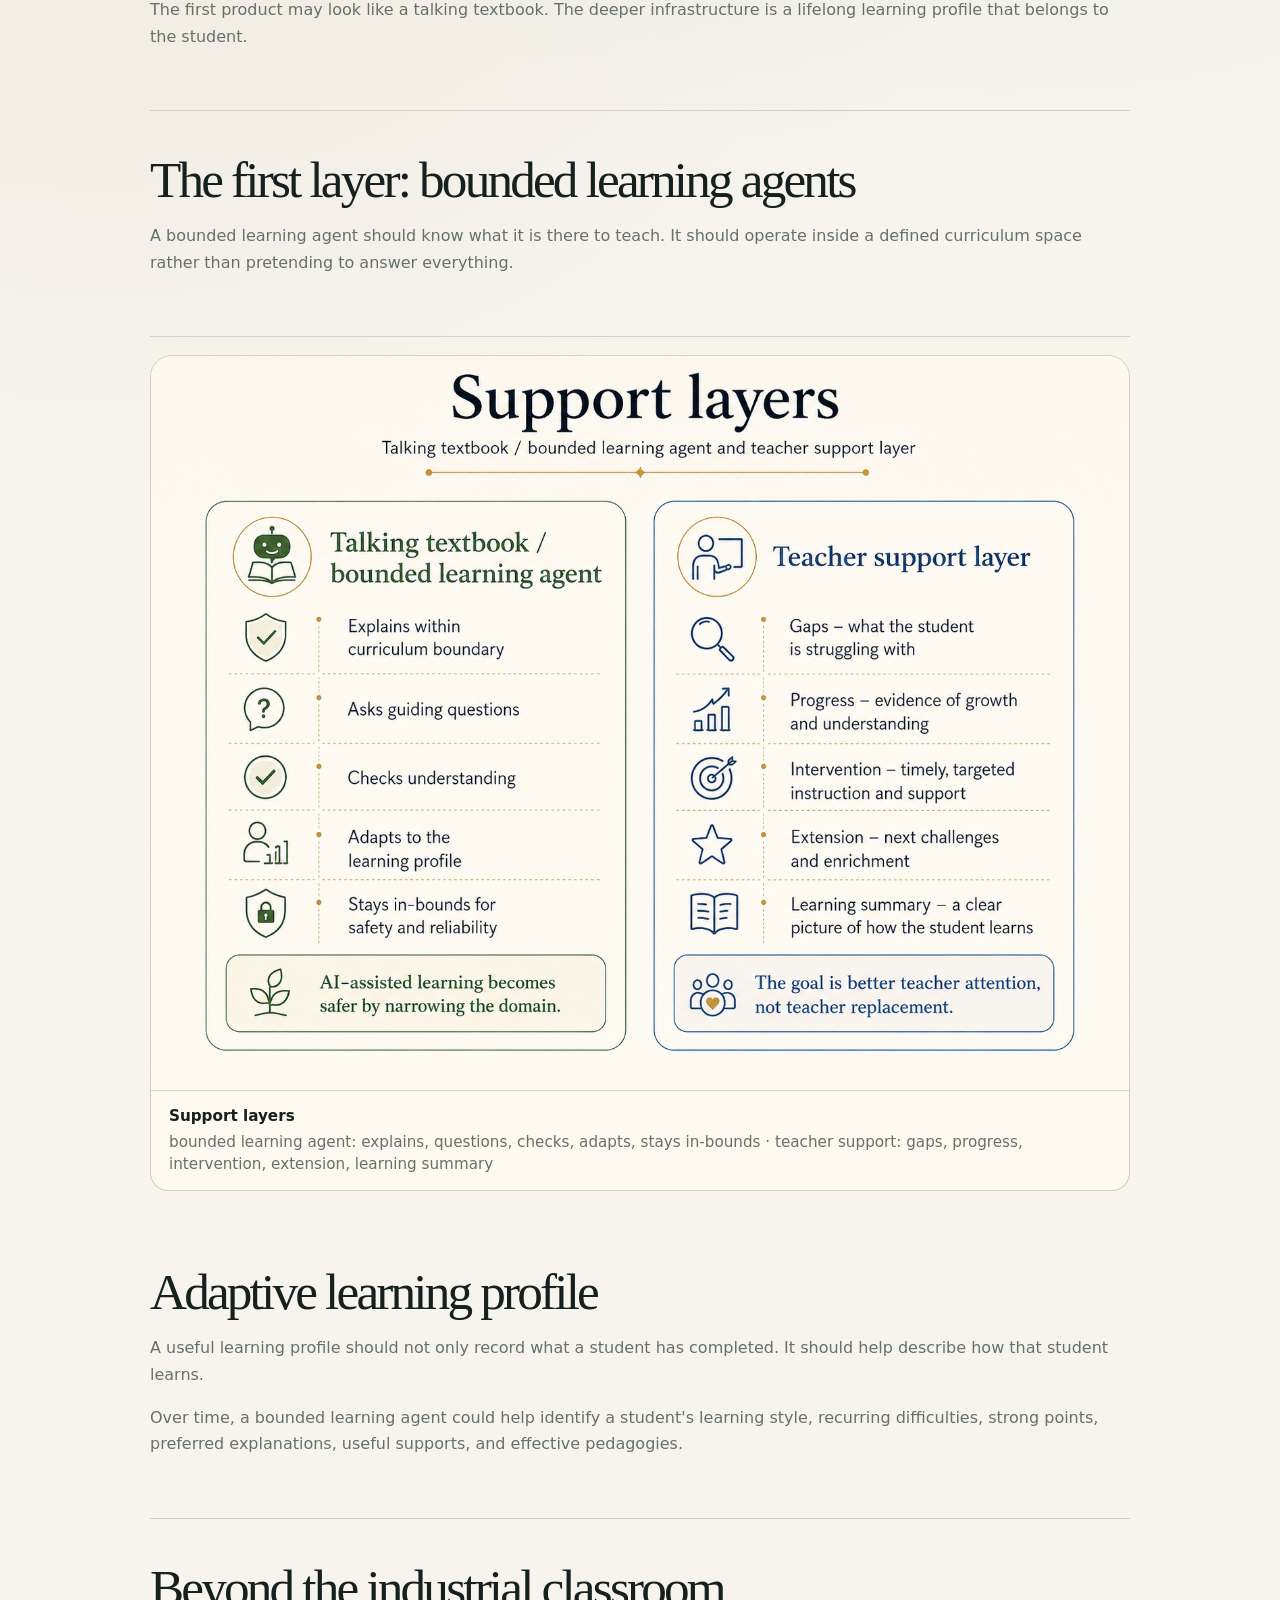
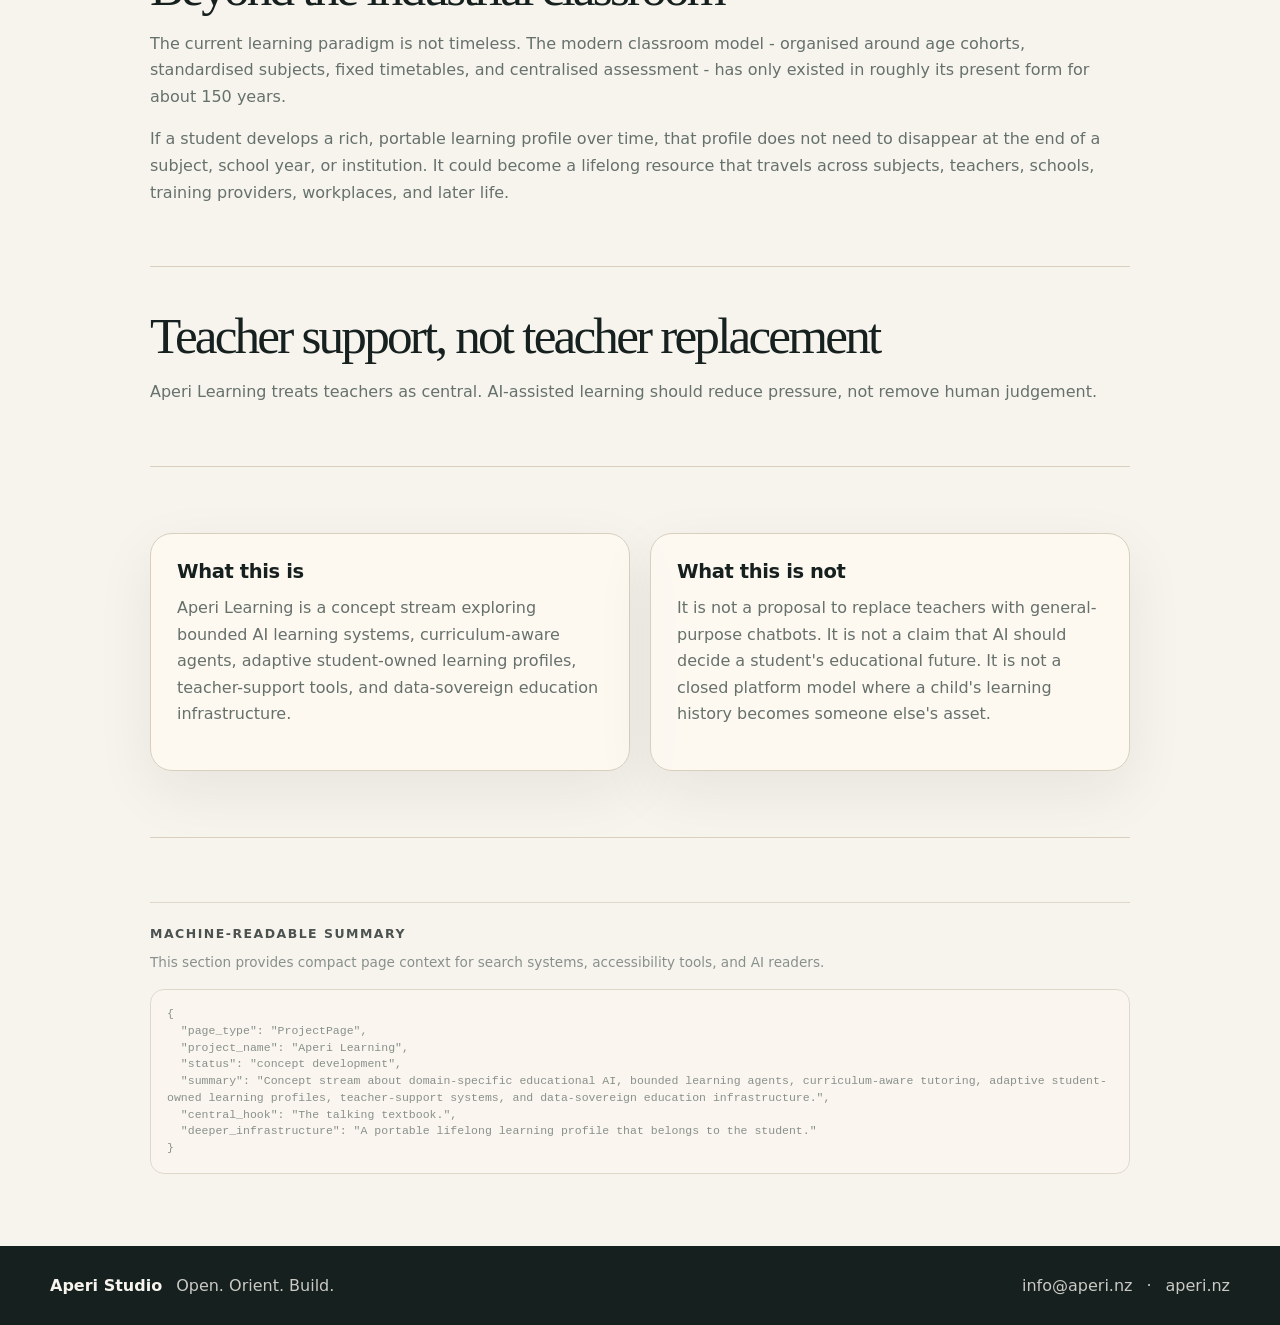
<file: learning.html>
<!DOCTYPE html>
<html lang="en">
<head>
  <meta charset="UTF-8">
  <meta name="viewport" content="width=device-width, initial-scale=1.0">
  <title>Aperi Learning - Aperi Studio</title>
  <meta name="description" content="The talking textbook.">
  <link rel="stylesheet" href="style.css">
</head>
<body>
<header class="site-header">
  <a class="brand" href="index.html"><img src="assets/aperi-studio-mark.svg" alt="" class="brand-mark"><span>Aperi Studio</span></a>
  <nav class="nav" aria-label="Primary navigation">
    <a href="energy.html">Energy</a>
    <a href="light-forest.html">Light Forest</a>
    <a href="field.html">Field</a>
    <a href="digital-rights.html">Digital Rights</a>
    <a href="learning.html">Learning</a>
    <a href="method.html">Method</a>
    <a href="library.html">Library</a>
    <a href="https://aperi.nz">aperi.nz</a>
  </nav>
</header>
<main>
<section class="page-hero">
  <p class="eyebrow">Aperi Learning</p>
  <h1>The talking textbook.</h1>
  <p class="lede">Domain-specific AI, curriculum boundaries, student-owned learning profiles, and education infrastructure.</p>
</section>
<section class="content">
  <figure class="image-figure">
    <img class="diagram-img" src="assets/learning-profile-map.png" alt="Talking textbook concept map showing curriculum boundary, student-owned learning profile, student data sovereignty, and portable lifelong learning pathway">
    <figcaption><strong>The talking textbook</strong><span>bounded AI learning agents → student-owned learning profile → student data sovereignty → lifelong learning resource</span></figcaption>
  </figure>
  <div class="content-section"><span class="status concept">Concept development</span><h2>Can AI-assisted learning become safer by narrowing the domain?</h2><p>Instead of giving students a general-purpose chatbot, the concept begins with the idea of a <strong>talking textbook</strong>: an interactive learning companion bounded by subject, syllabus, year level, learning objective, and approved resources.</p><p>The first product may look like a talking textbook. The deeper infrastructure is a lifelong learning profile that belongs to the student.</p></div>
  <div class="content-section"><h2>The first layer: bounded learning agents</h2><p>A bounded learning agent should know what it is there to teach. It should operate inside a defined curriculum space rather than pretending to answer everything.</p></div>
  <figure class="image-figure">
    <img class="diagram-img" src="assets/learning-support-layers.png" alt="Support layers diagram showing bounded learning agent beside teacher support layer">
    <figcaption><strong>Support layers</strong><span>bounded learning agent: explains, questions, checks, adapts, stays in-bounds · teacher support: gaps, progress, intervention, extension, learning summary</span></figcaption>
  </figure>
  <div class="content-section"><h2>Adaptive learning profile</h2><p>A useful learning profile should not only record what a student has completed. It should help describe how that student learns.</p><p>Over time, a bounded learning agent could help identify a student's learning style, recurring difficulties, strong points, preferred explanations, useful supports, and effective pedagogies.</p></div>
  <div class="content-section"><h2>Beyond the industrial classroom</h2><p>The current learning paradigm is not timeless. The modern classroom model - organised around age cohorts, standardised subjects, fixed timetables, and centralised assessment - has only existed in roughly its present form for about 150 years.</p><p>If a student develops a rich, portable learning profile over time, that profile does not need to disappear at the end of a subject, school year, or institution. It could become a lifelong resource that travels across subjects, teachers, schools, training providers, workplaces, and later life.</p></div>
  <div class="content-section"><h2>Teacher support, not teacher replacement</h2><p>Aperi Learning treats teachers as central. AI-assisted learning should reduce pressure, not remove human judgement.</p></div>
  <div class="content-section"><div class="two-col">
  <div class="content-card"><h3>What this is</h3><p>Aperi Learning is a concept stream exploring bounded AI learning systems, curriculum-aware agents, adaptive student-owned learning profiles, teacher-support tools, and data-sovereign education infrastructure.</p></div>
  <div class="content-card"><h3>What this is not</h3><p>It is not a proposal to replace teachers with general-purpose chatbots. It is not a claim that AI should decide a student&#x27;s educational future. It is not a closed platform model where a child&#x27;s learning history becomes someone else&#x27;s asset.</p></div>
</div></div>
  <section class="machine-summary" aria-label="Machine-readable page summary">
  <h2>Machine-readable summary</h2>
  <p>This section provides compact page context for search systems, accessibility tools, and AI readers.</p>
  <pre>{
  &quot;page_type&quot;: &quot;ProjectPage&quot;,
  &quot;project_name&quot;: &quot;Aperi Learning&quot;,
  &quot;status&quot;: &quot;concept development&quot;,
  &quot;summary&quot;: &quot;Concept stream about domain-specific educational AI, bounded learning agents, curriculum-aware tutoring, adaptive student-owned learning profiles, teacher-support systems, and data-sovereign education infrastructure.&quot;,
  &quot;central_hook&quot;: &quot;The talking textbook.&quot;,
  &quot;deeper_infrastructure&quot;: &quot;A portable lifelong learning profile that belongs to the student.&quot;
}</pre>
</section>
</section></main>
<footer class="site-footer"><div class="footer-inner">
  <div><strong>Aperi Studio</strong><span>Open. Orient. Build.</span></div>
  <div><a href="mailto:info@aperi.nz">info@aperi.nz</a><span>·</span><a href="https://aperi.nz">aperi.nz</a></div>
</div></footer>
</body>
</html>
</file>
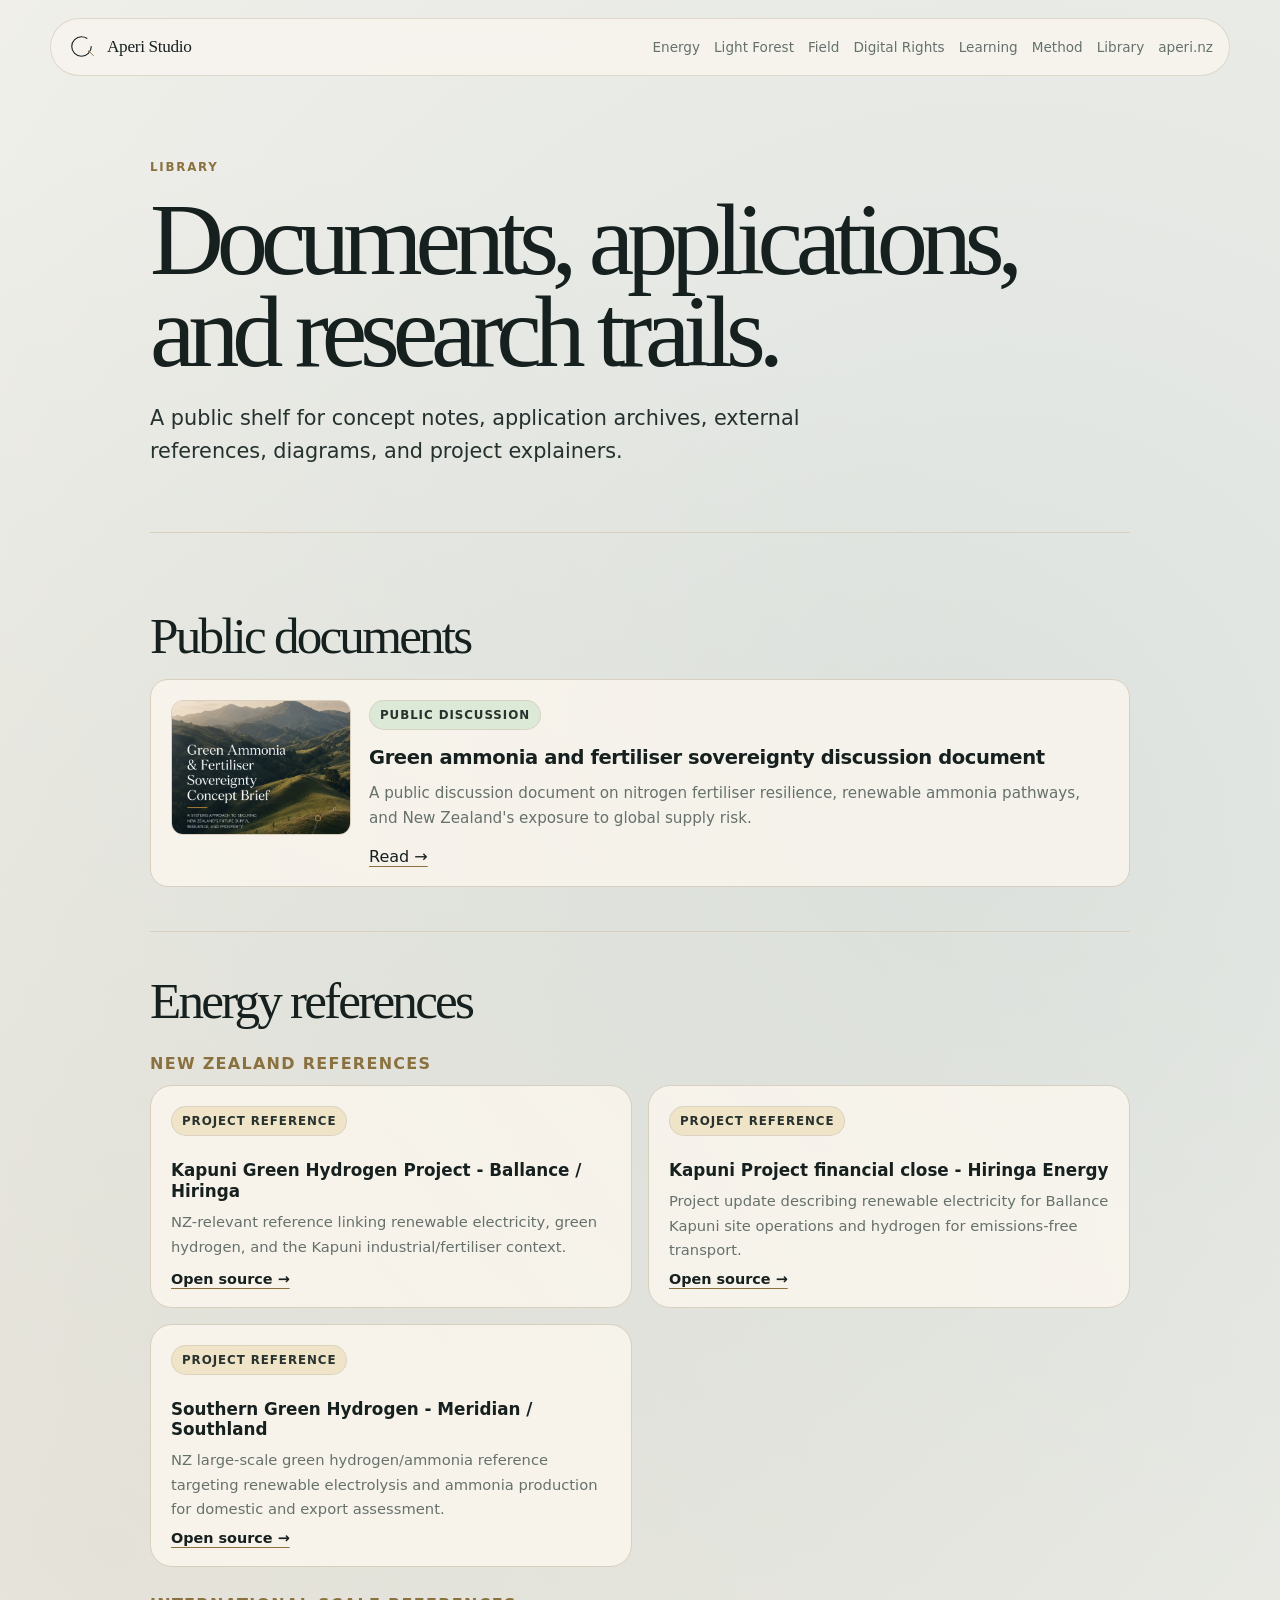
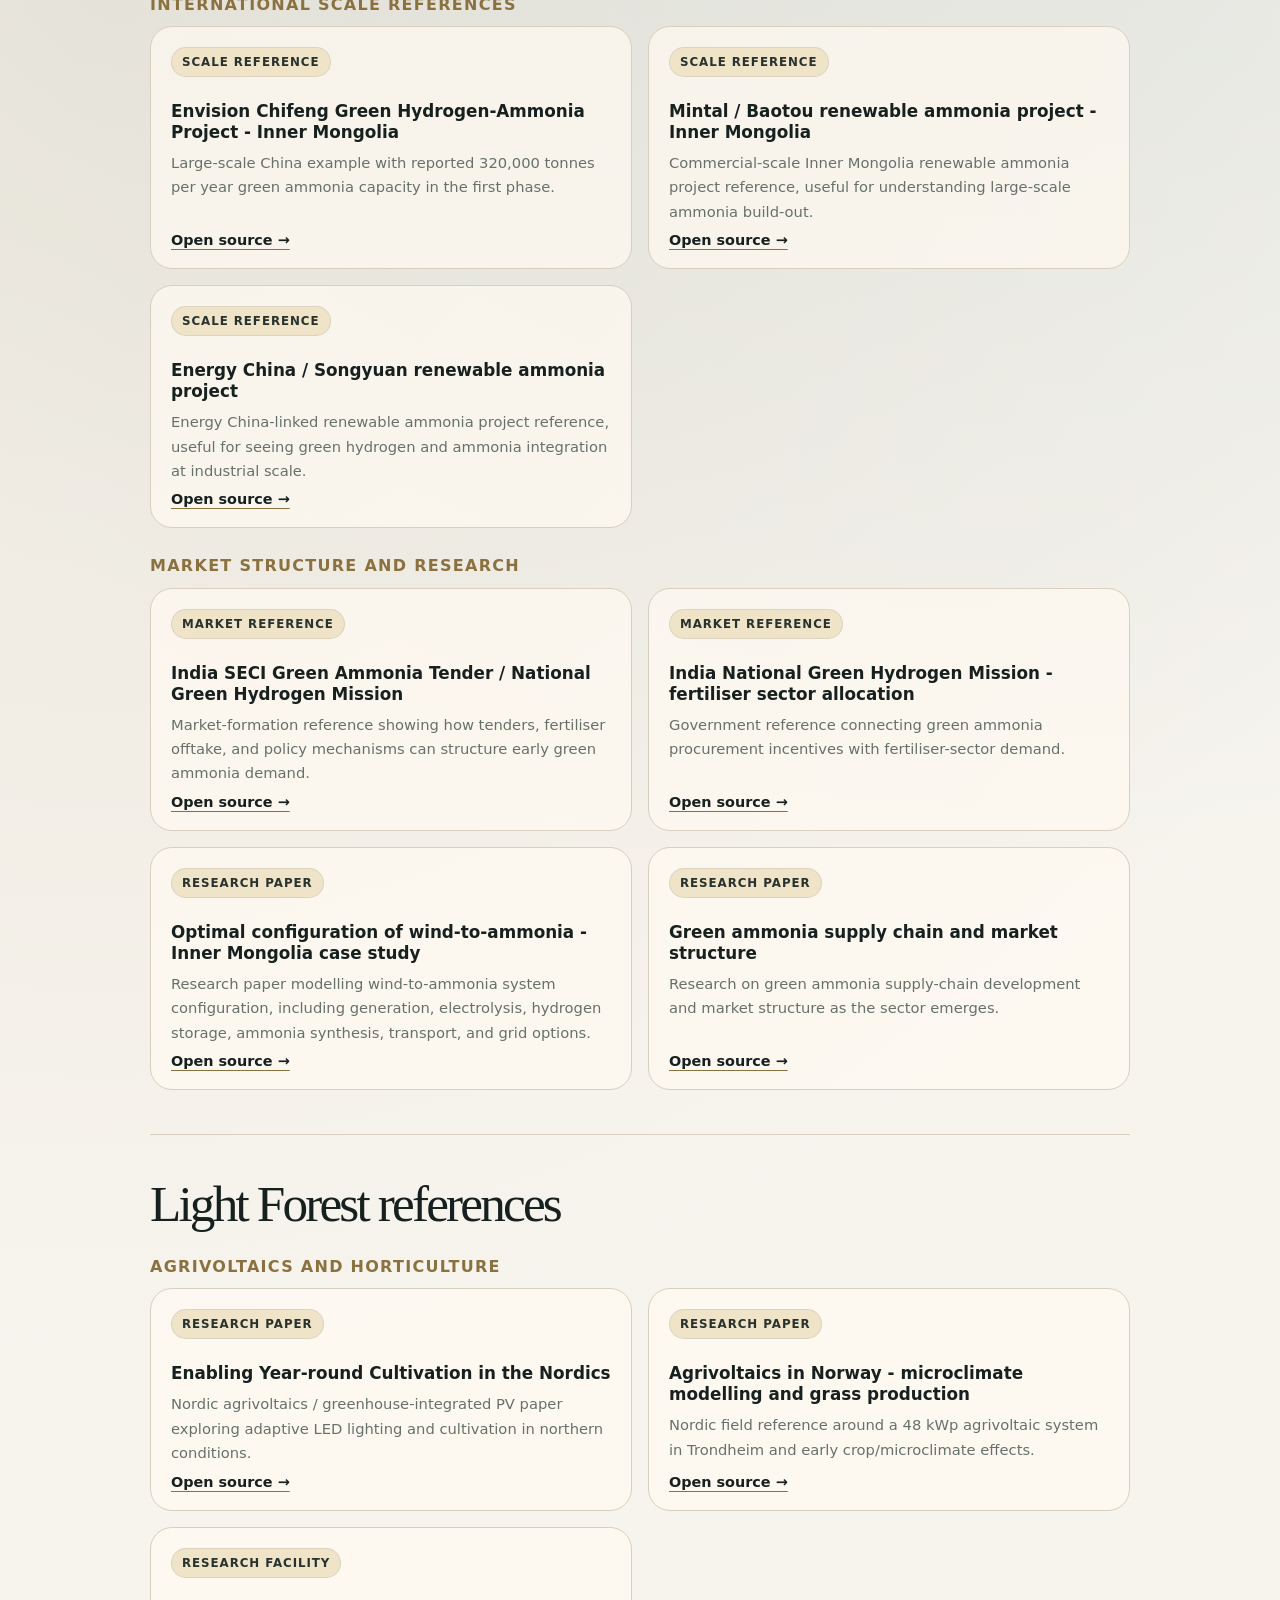
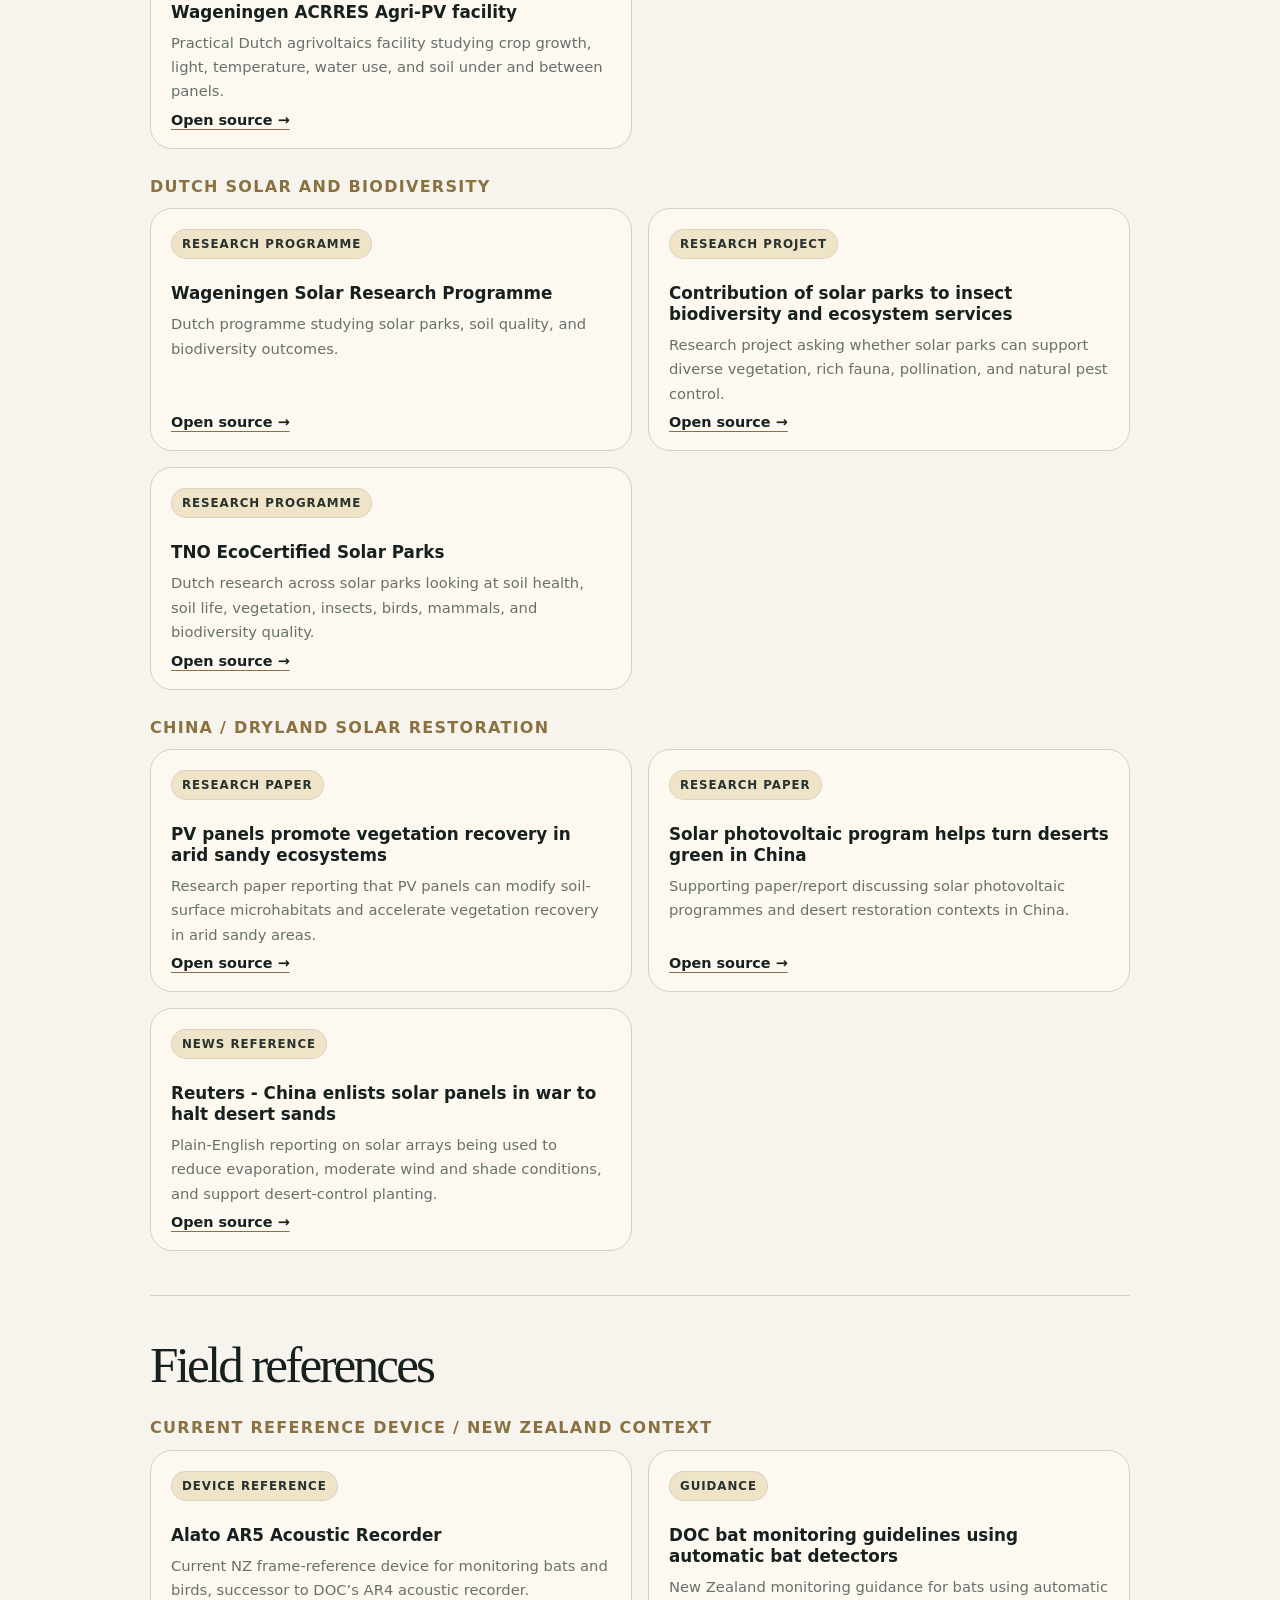
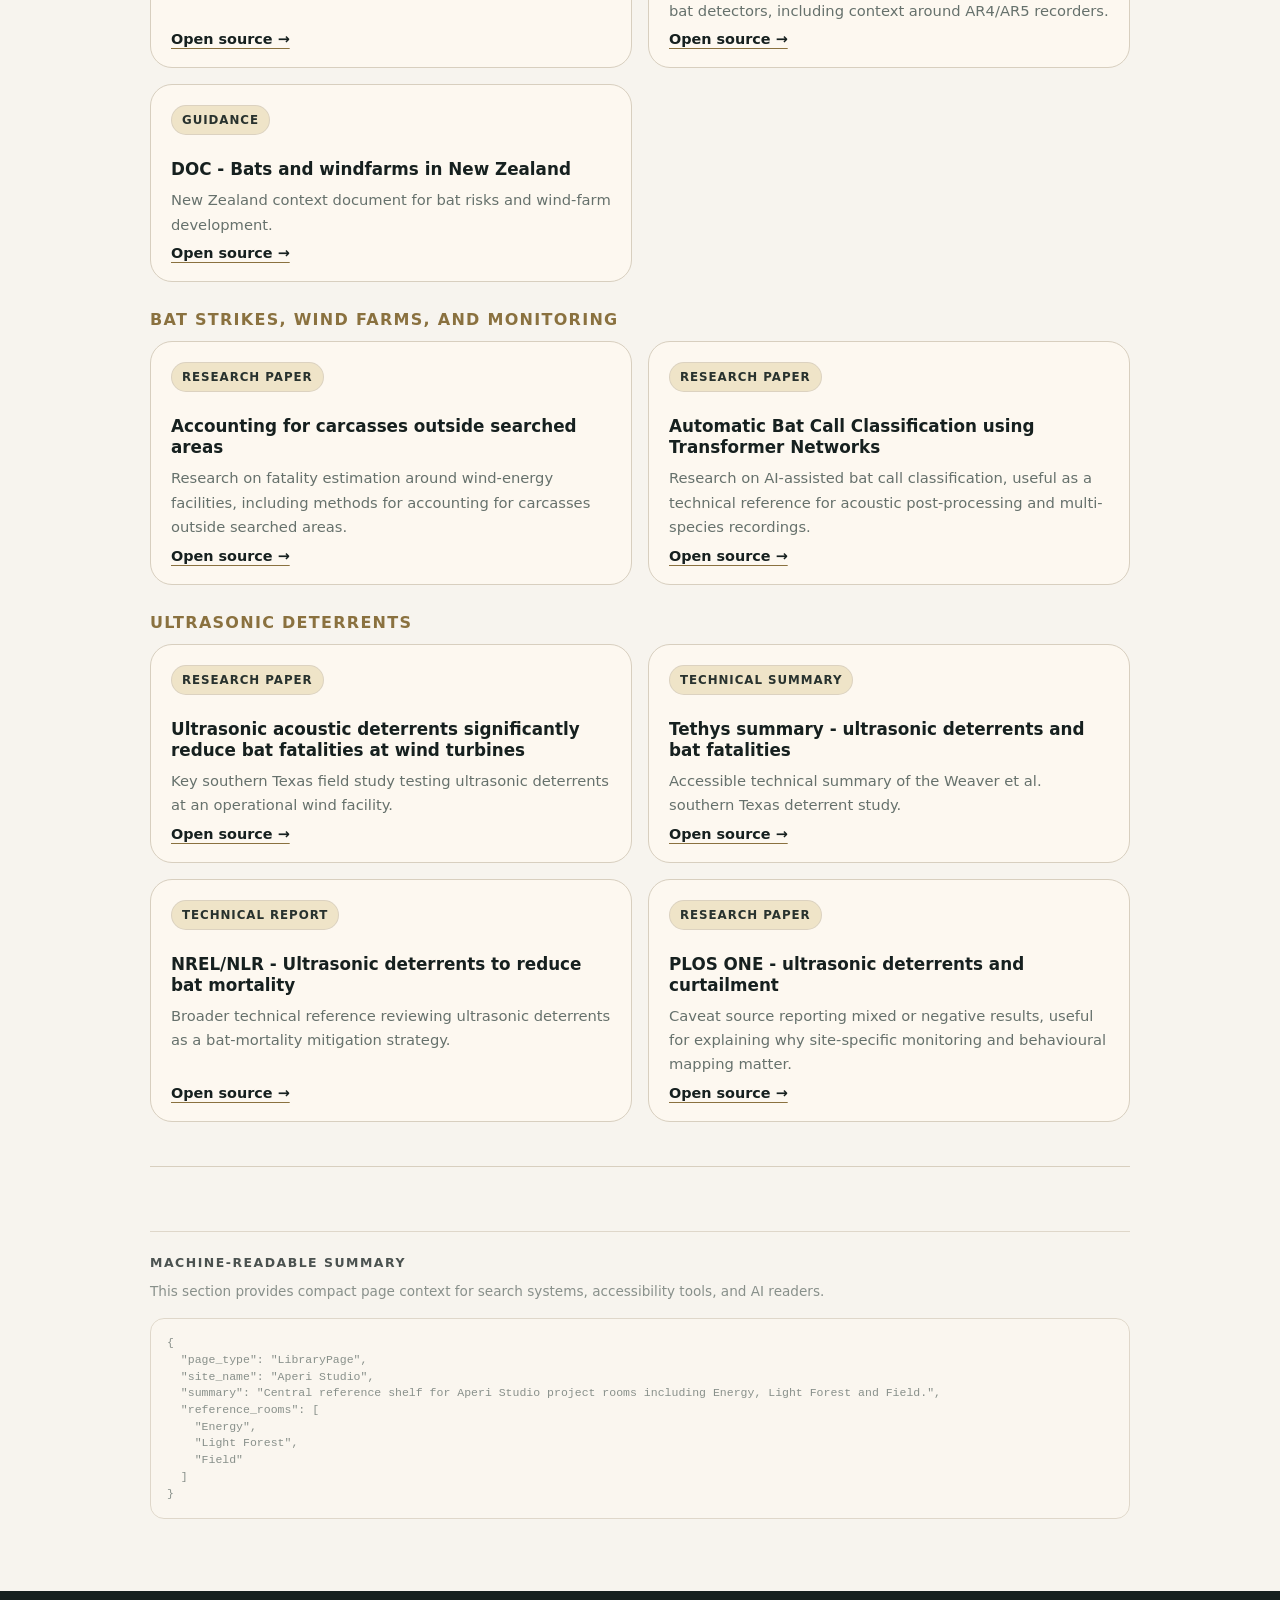
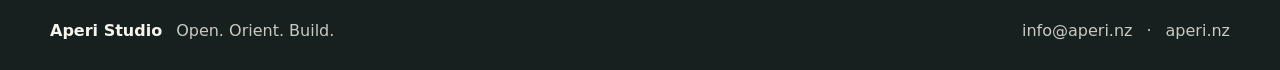
<file: library.html>
<!DOCTYPE html>
<html lang="en">
<head>
  <meta charset="UTF-8">
  <meta name="viewport" content="width=device-width, initial-scale=1.0">
  <title>Aperi Studio Library</title>
  <meta name="description" content="Documents, applications, and research trails.">
  <link rel="stylesheet" href="style.css">
</head>
<body>
<header class="site-header">
  <a class="brand" href="index.html"><img src="assets/aperi-studio-mark.svg" alt="" class="brand-mark"><span>Aperi Studio</span></a>
  <nav class="nav" aria-label="Primary navigation">
    <a href="energy.html">Energy</a>
    <a href="light-forest.html">Light Forest</a>
    <a href="field.html">Field</a>
    <a href="digital-rights.html">Digital Rights</a>
    <a href="learning.html">Learning</a>
    <a href="method.html">Method</a>
    <a href="library.html">Library</a>
    <a href="https://aperi.nz">aperi.nz</a>
  </nav>
</header>
<main>
<section class="page-hero">
  <p class="eyebrow">Library</p>
  <h1>Documents, applications, and research trails.</h1>
  <p class="lede">A public shelf for concept notes, application archives, external references, diagrams, and project explainers.</p>
</section>
<section class="content">
  <div class="content-section"><h2>Public documents</h2><div class="library-row"><img src="assets/green-ammonia-thumb.png" alt="Green ammonia discussion document thumbnail"><div><span class="status public">Public discussion</span><h3>Green ammonia and fertiliser sovereignty discussion document</h3><p>A public discussion document on nitrogen fertiliser resilience, renewable ammonia pathways, and New Zealand's exposure to global supply risk.</p><a href="https://scottjbarnett.github.io/nz-green-ammonia/">Read →</a></div></div></div>
  <div class="content-section"><h2>Energy references</h2><div class="reference-group"><h3>New Zealand references</h3><div class="reference-grid"><article class="reference-card"><span class="status research">Project reference</span><h4>Kapuni Green Hydrogen Project - Ballance / Hiringa</h4><p>NZ-relevant reference linking renewable electricity, green hydrogen, and the Kapuni industrial/fertiliser context.</p><a href="https://ballance.co.nz/hydrogen">Open source →</a></article><article class="reference-card"><span class="status research">Project reference</span><h4>Kapuni Project financial close - Hiringa Energy</h4><p>Project update describing renewable electricity for Ballance Kapuni site operations and hydrogen for emissions-free transport.</p><a href="https://www.hiringaenergy.com/post/kapuni-project-reaches-financial-close-unlocking-integrated-renewable-energy-and-green-hydrogen-pro">Open source →</a></article><article class="reference-card"><span class="status research">Project reference</span><h4>Southern Green Hydrogen - Meridian / Southland</h4><p>NZ large-scale green hydrogen/ammonia reference targeting renewable electrolysis and ammonia production for domestic and export assessment.</p><a href="https://www.meridianenergy.co.nz/news-and-events/meridian-selects-southerngreenhydrogen-partner">Open source →</a></article></div></div><div class="reference-group"><h3>International scale references</h3><div class="reference-grid"><article class="reference-card"><span class="status research">Scale reference</span><h4>Envision Chifeng Green Hydrogen-Ammonia Project - Inner Mongolia</h4><p>Large-scale China example with reported 320,000 tonnes per year green ammonia capacity in the first phase.</p><a href="https://www.goinnermongolia.com.cn/2025-07/09/c_1107842.htm">Open source →</a></article><article class="reference-card"><span class="status research">Scale reference</span><h4>Mintal / Baotou renewable ammonia project - Inner Mongolia</h4><p>Commercial-scale Inner Mongolia renewable ammonia project reference, useful for understanding large-scale ammonia build-out.</p><a href="https://www.topsoe.com/news/topsoe-signs-agreement">Open source →</a></article><article class="reference-card"><span class="status research">Scale reference</span><h4>Energy China / Songyuan renewable ammonia project</h4><p>Energy China-linked renewable ammonia project reference, useful for seeing green hydrogen and ammonia integration at industrial scale.</p><a href="https://ammoniaenergy.org/articles/energy-china-engineering-corporation-200000-tons-of-renewable-ammonia-capacity-online-this-september/">Open source →</a></article></div></div><div class="reference-group"><h3>Market structure and research</h3><div class="reference-grid"><article class="reference-card"><span class="status research">Market reference</span><h4>India SECI Green Ammonia Tender / National Green Hydrogen Mission</h4><p>Market-formation reference showing how tenders, fertiliser offtake, and policy mechanisms can structure early green ammonia demand.</p><a href="https://www.seci.co.in/uploads/news/1754454231_Green_Ammonia_Tender_Press_Release.pdf">Open source →</a></article><article class="reference-card"><span class="status research">Market reference</span><h4>India National Green Hydrogen Mission - fertiliser sector allocation</h4><p>Government reference connecting green ammonia procurement incentives with fertiliser-sector demand.</p><a href="https://www.pib.gov.in/PressReleaseIframePage.aspx?PRID=2027858">Open source →</a></article><article class="reference-card"><span class="status research">Research paper</span><h4>Optimal configuration of wind-to-ammonia - Inner Mongolia case study</h4><p>Research paper modelling wind-to-ammonia system configuration, including generation, electrolysis, hydrogen storage, ammonia synthesis, transport, and grid options.</p><a href="https://arxiv.org/abs/2006.14778">Open source →</a></article><article class="reference-card"><span class="status research">Research paper</span><h4>Green ammonia supply chain and market structure</h4><p>Research on green ammonia supply-chain development and market structure as the sector emerges.</p><a href="https://arxiv.org/abs/2310.19498">Open source →</a></article></div></div></div>
  <div class="content-section"><h2>Light Forest references</h2><div class="reference-group"><h3>Agrivoltaics and horticulture</h3><div class="reference-grid"><article class="reference-card"><span class="status research">Research paper</span><h4>Enabling Year-round Cultivation in the Nordics</h4><p>Nordic agrivoltaics / greenhouse-integrated PV paper exploring adaptive LED lighting and cultivation in northern conditions.</p><a href="https://www.mdpi.com/2077-0472/11/12/1255">Open source →</a></article><article class="reference-card"><span class="status research">Research paper</span><h4>Agrivoltaics in Norway - microclimate modelling and grass production</h4><p>Nordic field reference around a 48 kWp agrivoltaic system in Trondheim and early crop/microclimate effects.</p><a href="https://www.tib-op.org/ojs/index.php/agripv/article/view/1406/2764">Open source →</a></article><article class="reference-card"><span class="status research">Research facility</span><h4>Wageningen ACRRES Agri-PV facility</h4><p>Practical Dutch agrivoltaics facility studying crop growth, light, temperature, water use, and soil under and between panels.</p><a href="https://www.wur.nl/en/research/facilities/acrres-agri-pv-agrivoltaics-facility">Open source →</a></article></div></div><div class="reference-group"><h3>Dutch solar and biodiversity</h3><div class="reference-grid"><article class="reference-card"><span class="status research">Research programme</span><h4>Wageningen Solar Research Programme</h4><p>Dutch programme studying solar parks, soil quality, and biodiversity outcomes.</p><a href="https://www.wur.nl/en/research/environmental/wageningen-solar-research-programme">Open source →</a></article><article class="reference-card"><span class="status research">Research project</span><h4>Contribution of solar parks to insect biodiversity and ecosystem services</h4><p>Research project asking whether solar parks can support diverse vegetation, rich fauna, pollination, and natural pest control.</p><a href="https://research.wur.nl/en/projects/the-contribution-of-solar-parks-to-insect-biodiversity-and-ecosys/">Open source →</a></article><article class="reference-card"><span class="status research">Research programme</span><h4>TNO EcoCertified Solar Parks</h4><p>Dutch research across solar parks looking at soil health, soil life, vegetation, insects, birds, mammals, and biodiversity quality.</p><a href="https://www.tno.nl/en/newsroom/2025/09/new-ecocertified-solar-parks/">Open source →</a></article></div></div><div class="reference-group"><h3>China / dryland solar restoration</h3><div class="reference-grid"><article class="reference-card"><span class="status research">Research paper</span><h4>PV panels promote vegetation recovery in arid sandy ecosystems</h4><p>Research paper reporting that PV panels can modify soil-surface microhabitats and accelerate vegetation recovery in arid sandy areas.</p><a href="https://onlinelibrary.wiley.com/doi/abs/10.1002/ldr.3408">Open source →</a></article><article class="reference-card"><span class="status research">Research paper</span><h4>Solar photovoltaic program helps turn deserts green in China</h4><p>Supporting paper/report discussing solar photovoltaic programmes and desert restoration contexts in China.</p><a href="https://krichlab.ca/wp-content/uploads/2023/06/Xia-et-al.-2022-Solar-photovoltaic-program-helps-turn-deserts-gree.pdf">Open source →</a></article><article class="reference-card"><span class="status research">News reference</span><h4>Reuters - China enlists solar panels in war to halt desert sands</h4><p>Plain-English reporting on solar arrays being used to reduce evaporation, moderate wind and shade conditions, and support desert-control planting.</p><a href="https://www.reuters.com/sustainability/climate-energy/china-enlists-solar-panels-war-halt-desert-sands-2025-09-23/">Open source →</a></article></div></div></div>
  <div class="content-section"><h2>Field references</h2><div class="reference-group"><h3>Current reference device / New Zealand context</h3><div class="reference-grid"><article class="reference-card"><span class="status research">Device reference</span><h4>Alato AR5 Acoustic Recorder</h4><p>Current NZ frame-reference device for monitoring bats and birds, successor to DOC’s AR4 acoustic recorder.</p><a href="https://www.alato.co.nz/ar5-product">Open source →</a></article><article class="reference-card"><span class="status research">Guidance</span><h4>DOC bat monitoring guidelines using automatic bat detectors</h4><p>New Zealand monitoring guidance for bats using automatic bat detectors, including context around AR4/AR5 recorders.</p><a href="https://www.doc.govt.nz/globalassets/documents/conservation/native-animals/bats/bat-recovery/bat-monitoring-guidelines-using-automatic-bat-detectors.pdf">Open source →</a></article><article class="reference-card"><span class="status research">Guidance</span><h4>DOC - Bats and windfarms in New Zealand</h4><p>New Zealand context document for bat risks and wind-farm development.</p><a href="https://www.doc.govt.nz/globalassets/documents/conservation/native-animals/bats/bat-recovery/bats-and-windfarms.pdf">Open source →</a></article></div></div><div class="reference-group"><h3>Bat strikes, wind farms, and monitoring</h3><div class="reference-grid"><article class="reference-card"><span class="status research">Research paper</span><h4>Accounting for carcasses outside searched areas</h4><p>Research on fatality estimation around wind-energy facilities, including methods for accounting for carcasses outside searched areas.</p><a href="https://arxiv.org/abs/2201.10064">Open source →</a></article><article class="reference-card"><span class="status research">Research paper</span><h4>Automatic Bat Call Classification using Transformer Networks</h4><p>Research on AI-assisted bat call classification, useful as a technical reference for acoustic post-processing and multi-species recordings.</p><a href="https://arxiv.org/abs/2309.11218">Open source →</a></article></div></div><div class="reference-group"><h3>Ultrasonic deterrents</h3><div class="reference-grid"><article class="reference-card"><span class="status research">Research paper</span><h4>Ultrasonic acoustic deterrents significantly reduce bat fatalities at wind turbines</h4><p>Key southern Texas field study testing ultrasonic deterrents at an operational wind facility.</p><a href="https://www.sciencedirect.com/science/article/pii/S2351989420301827">Open source →</a></article><article class="reference-card"><span class="status research">Technical summary</span><h4>Tethys summary - ultrasonic deterrents and bat fatalities</h4><p>Accessible technical summary of the Weaver et al. southern Texas deterrent study.</p><a href="https://tethys.pnnl.gov/publications/ultrasonic-acoustic-deterrents-significantly-reduce-bat-fatalities-wind-turbines">Open source →</a></article><article class="reference-card"><span class="status research">Technical report</span><h4>NREL/NLR - Ultrasonic deterrents to reduce bat mortality</h4><p>Broader technical reference reviewing ultrasonic deterrents as a bat-mortality mitigation strategy.</p><a href="https://docs.nlr.gov/docs/fy25osti/90840.pdf">Open source →</a></article><article class="reference-card"><span class="status research">Research paper</span><h4>PLOS ONE - ultrasonic deterrents and curtailment</h4><p>Caveat source reporting mixed or negative results, useful for explaining why site-specific monitoring and behavioural mapping matter.</p><a href="https://journals.plos.org/plosone/article?id=10.1371%2Fjournal.pone.0318451">Open source →</a></article></div></div></div>
  <section class="machine-summary" aria-label="Machine-readable page summary">
  <h2>Machine-readable summary</h2>
  <p>This section provides compact page context for search systems, accessibility tools, and AI readers.</p>
  <pre>{
  &quot;page_type&quot;: &quot;LibraryPage&quot;,
  &quot;site_name&quot;: &quot;Aperi Studio&quot;,
  &quot;summary&quot;: &quot;Central reference shelf for Aperi Studio project rooms including Energy, Light Forest and Field.&quot;,
  &quot;reference_rooms&quot;: [
    &quot;Energy&quot;,
    &quot;Light Forest&quot;,
    &quot;Field&quot;
  ]
}</pre>
</section>
</section></main>
<footer class="site-footer"><div class="footer-inner">
  <div><strong>Aperi Studio</strong><span>Open. Orient. Build.</span></div>
  <div><a href="mailto:info@aperi.nz">info@aperi.nz</a><span>·</span><a href="https://aperi.nz">aperi.nz</a></div>
</div></footer>
</body>
</html>
</file>
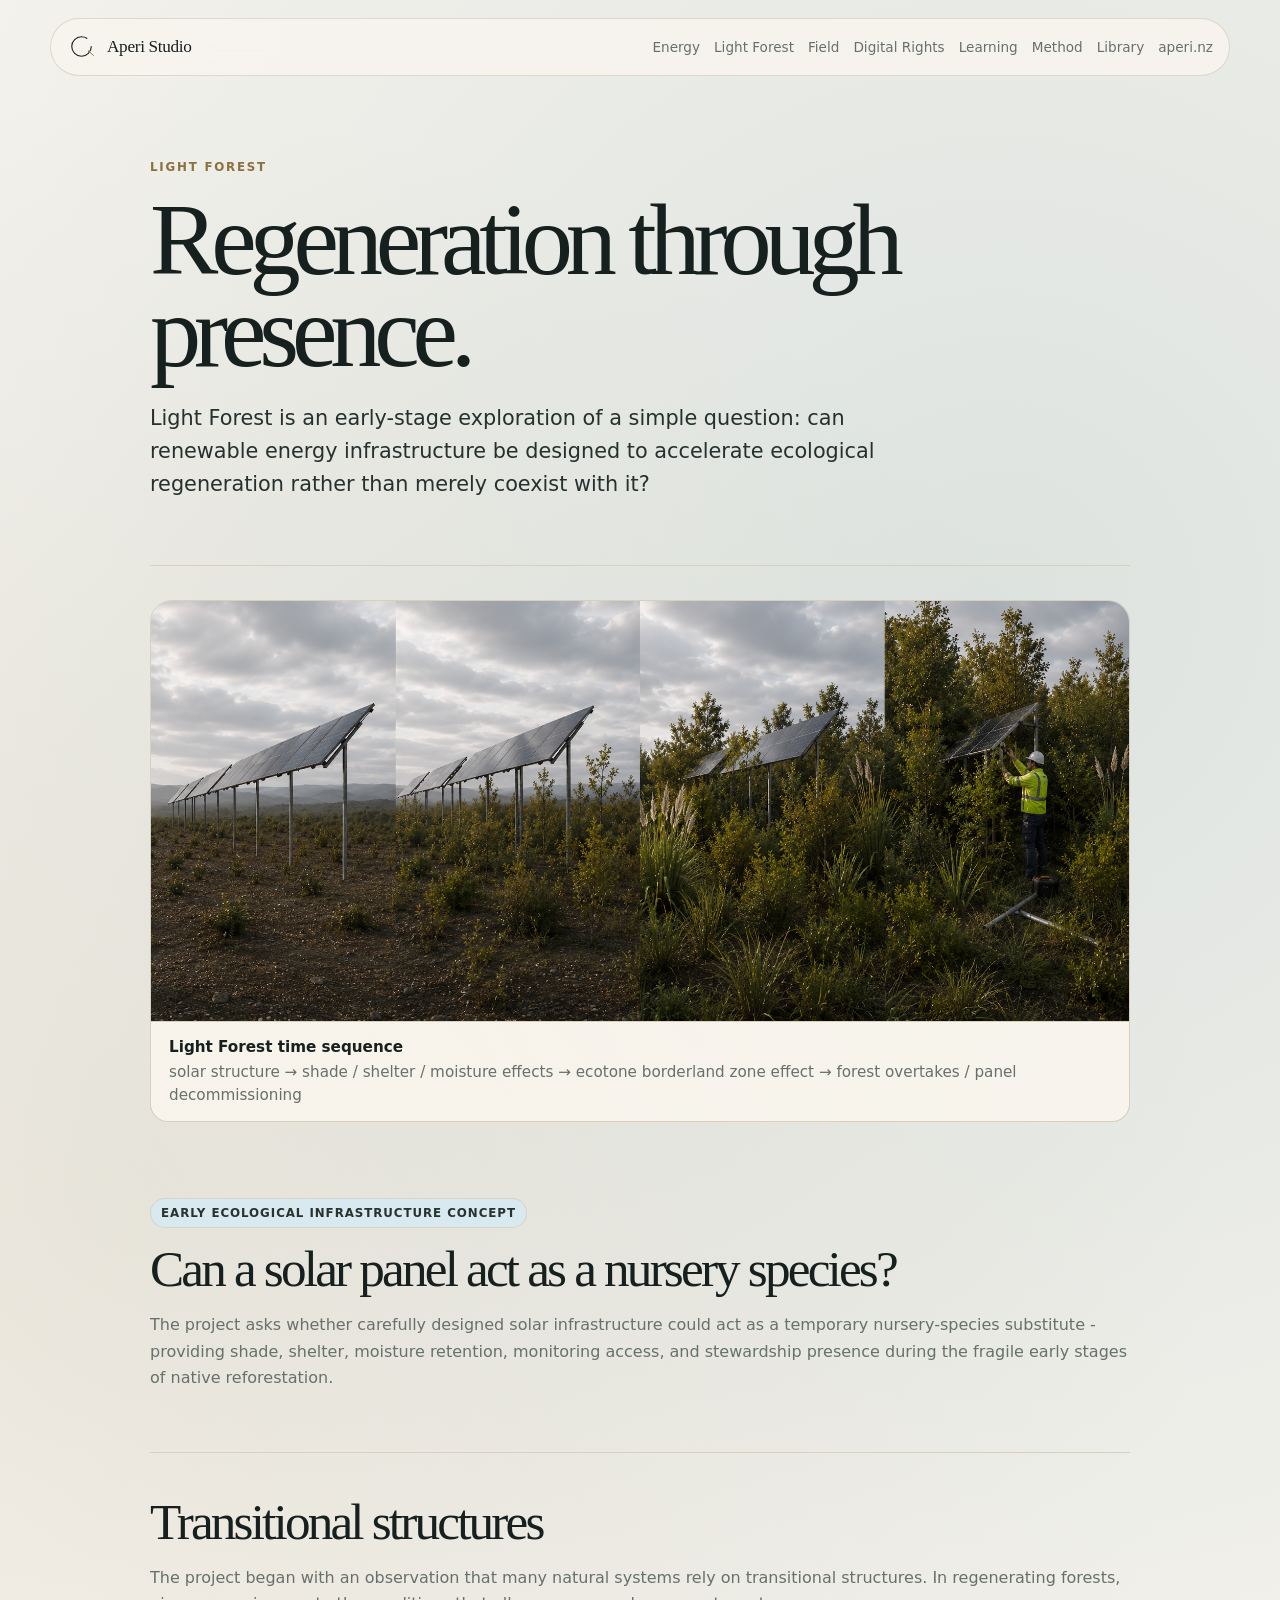
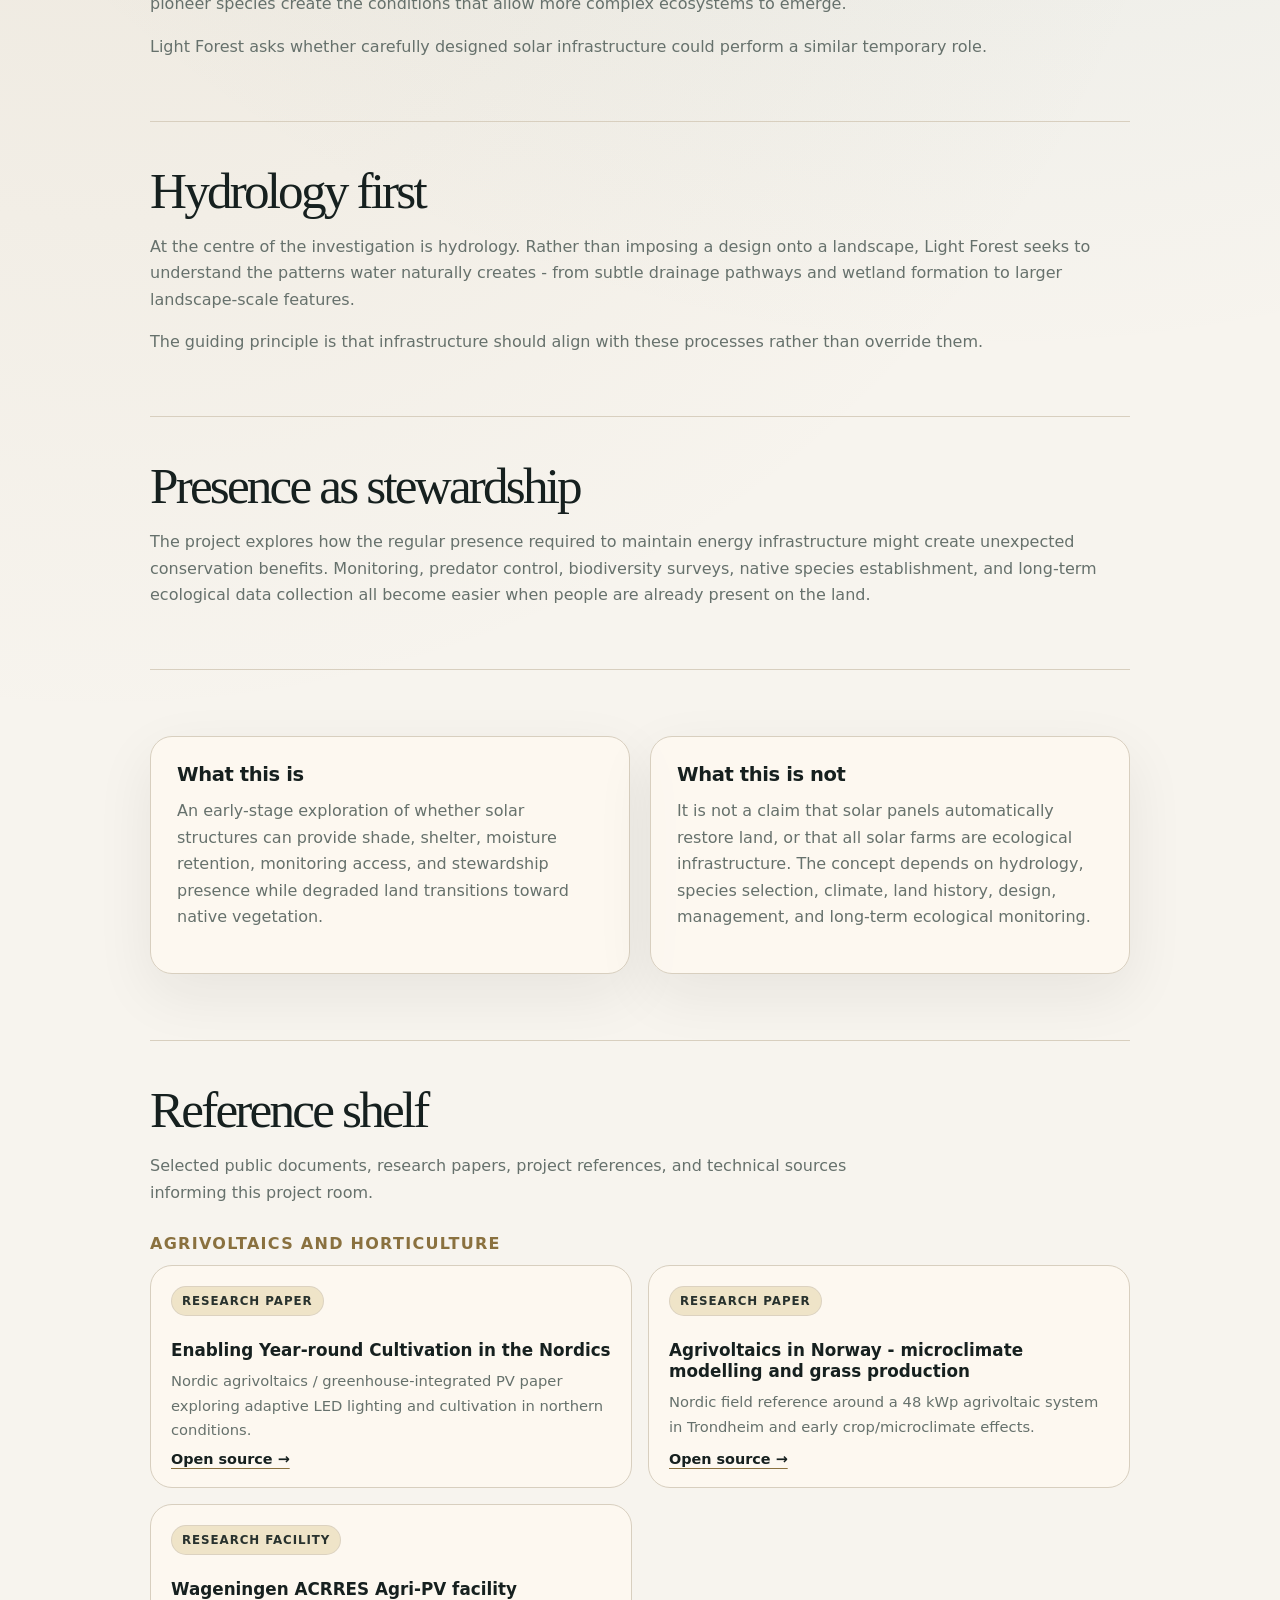
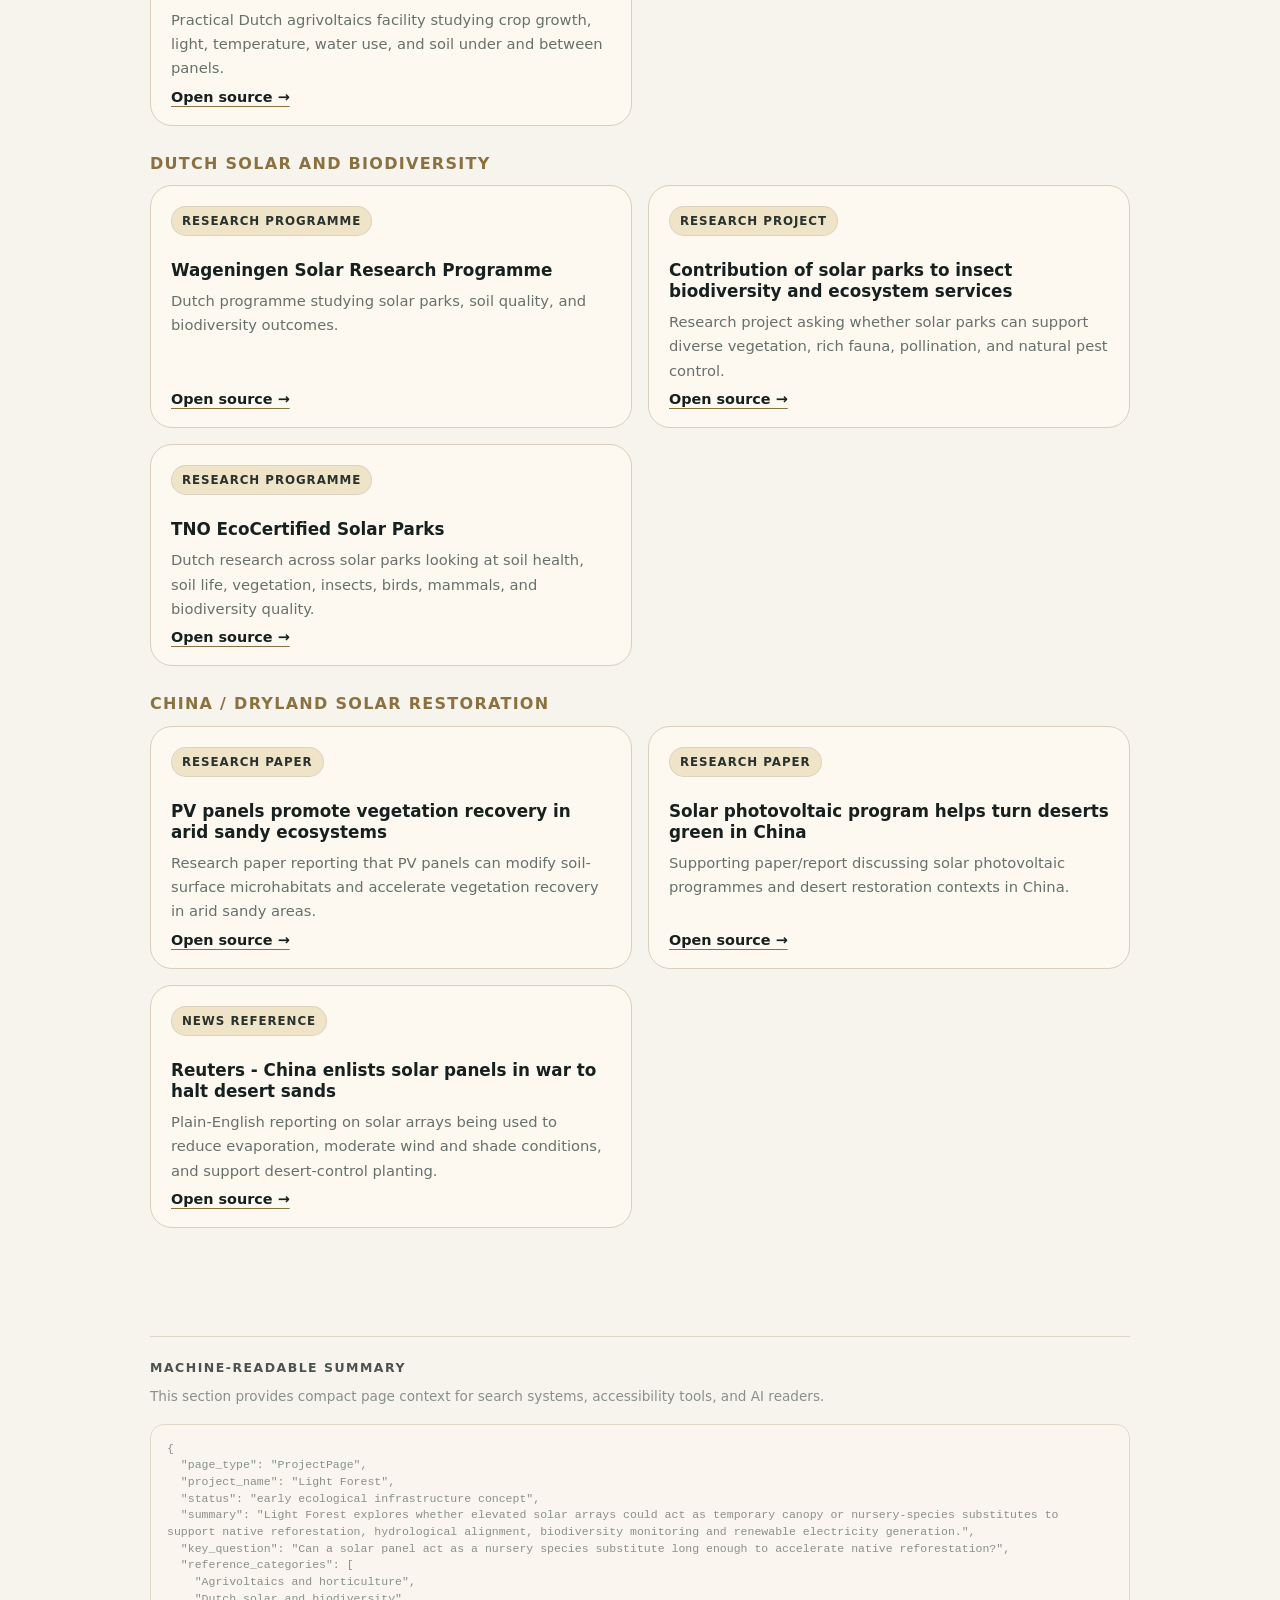
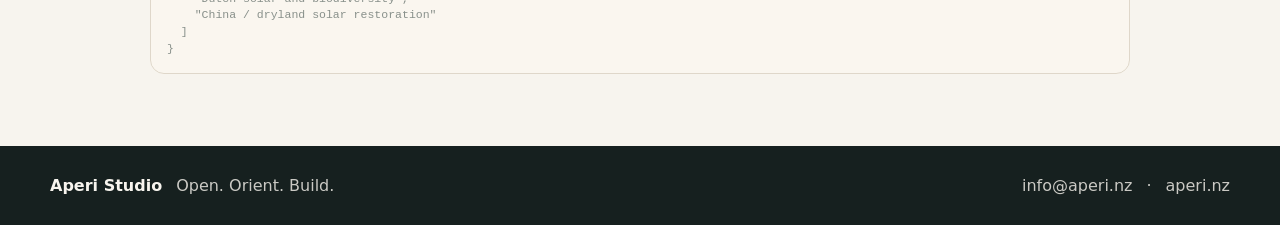
<file: light-forest.html>
<!DOCTYPE html>
<html lang="en">
<head>
  <meta charset="UTF-8">
  <meta name="viewport" content="width=device-width, initial-scale=1.0">
  <title>Light Forest - Aperi Studio</title>
  <meta name="description" content="Regeneration through presence.">
  <link rel="stylesheet" href="style.css">
</head>
<body>
<header class="site-header">
  <a class="brand" href="index.html"><img src="assets/aperi-studio-mark.svg" alt="" class="brand-mark"><span>Aperi Studio</span></a>
  <nav class="nav" aria-label="Primary navigation">
    <a href="energy.html">Energy</a>
    <a href="light-forest.html">Light Forest</a>
    <a href="field.html">Field</a>
    <a href="digital-rights.html">Digital Rights</a>
    <a href="learning.html">Learning</a>
    <a href="method.html">Method</a>
    <a href="library.html">Library</a>
    <a href="https://aperi.nz">aperi.nz</a>
  </nav>
</header>
<main>
<section class="page-hero">
  <p class="eyebrow">Light Forest</p>
  <h1>Regeneration through presence.</h1>
  <p class="lede">Light Forest is an early-stage exploration of a simple question: can renewable energy infrastructure be designed to accelerate ecological regeneration rather than merely coexist with it?</p>
</section>
<section class="content">
  <figure class="image-figure">
    <img class="diagram-img" src="assets/light-forest-sequence.png" alt="Four-stage Light Forest sequence showing solar infrastructure supporting native regeneration over time and decommissioning as trees mature">
    <figcaption><strong>Light Forest time sequence</strong><span>solar structure → shade / shelter / moisture effects → ecotone borderland zone effect → forest overtakes / panel decommissioning</span></figcaption>
  </figure>
  <div class="content-section"><span class="status early">Early ecological infrastructure concept</span><h2>Can a solar panel act as a nursery species?</h2><p>The project asks whether carefully designed solar infrastructure could act as a temporary nursery-species substitute - providing shade, shelter, moisture retention, monitoring access, and stewardship presence during the fragile early stages of native reforestation.</p></div>
  <div class="content-section"><h2>Transitional structures</h2><p>The project began with an observation that many natural systems rely on transitional structures. In regenerating forests, pioneer species create the conditions that allow more complex ecosystems to emerge.</p><p>Light Forest asks whether carefully designed solar infrastructure could perform a similar temporary role.</p></div>
  <div class="content-section"><h2>Hydrology first</h2><p>At the centre of the investigation is hydrology. Rather than imposing a design onto a landscape, Light Forest seeks to understand the patterns water naturally creates - from subtle drainage pathways and wetland formation to larger landscape-scale features.</p><p>The guiding principle is that infrastructure should align with these processes rather than override them.</p></div>
  <div class="content-section"><h2>Presence as stewardship</h2><p>The project explores how the regular presence required to maintain energy infrastructure might create unexpected conservation benefits. Monitoring, predator control, biodiversity surveys, native species establishment, and long-term ecological data collection all become easier when people are already present on the land.</p></div>
  <div class="content-section"><div class="two-col">
  <div class="content-card"><h3>What this is</h3><p>An early-stage exploration of whether solar structures can provide shade, shelter, moisture retention, monitoring access, and stewardship presence while degraded land transitions toward native vegetation.</p></div>
  <div class="content-card"><h3>What this is not</h3><p>It is not a claim that solar panels automatically restore land, or that all solar farms are ecological infrastructure. The concept depends on hydrology, species selection, climate, land history, design, management, and long-term ecological monitoring.</p></div>
</div></div>
  <div id="references"><div class="content-section reference-shelf">
  <h2>Reference shelf</h2>
  <p class="reference-shelf-intro">Selected public documents, research papers, project references, and technical sources informing this project room.</p>
  <div class="reference-group">
    <h3>Agrivoltaics and horticulture</h3>
    <div class="reference-grid">
      <article class="reference-card">
        <span class="status research">Research paper</span>
        <h4>Enabling Year-round Cultivation in the Nordics</h4>
        <p>Nordic agrivoltaics / greenhouse-integrated PV paper exploring adaptive LED lighting and cultivation in northern conditions.</p>
        <a href="https://www.mdpi.com/2077-0472/11/12/1255">Open source →</a>
      </article>
      <article class="reference-card">
        <span class="status research">Research paper</span>
        <h4>Agrivoltaics in Norway - microclimate modelling and grass production</h4>
        <p>Nordic field reference around a 48 kWp agrivoltaic system in Trondheim and early crop/microclimate effects.</p>
        <a href="https://www.tib-op.org/ojs/index.php/agripv/article/view/1406/2764">Open source →</a>
      </article>
      <article class="reference-card">
        <span class="status research">Research facility</span>
        <h4>Wageningen ACRRES Agri-PV facility</h4>
        <p>Practical Dutch agrivoltaics facility studying crop growth, light, temperature, water use, and soil under and between panels.</p>
        <a href="https://www.wur.nl/en/research/facilities/acrres-agri-pv-agrivoltaics-facility">Open source →</a>
      </article>
    </div>
  </div>
  <div class="reference-group">
    <h3>Dutch solar and biodiversity</h3>
    <div class="reference-grid">
      <article class="reference-card">
        <span class="status research">Research programme</span>
        <h4>Wageningen Solar Research Programme</h4>
        <p>Dutch programme studying solar parks, soil quality, and biodiversity outcomes.</p>
        <a href="https://www.wur.nl/en/research/environmental/wageningen-solar-research-programme">Open source →</a>
      </article>
      <article class="reference-card">
        <span class="status research">Research project</span>
        <h4>Contribution of solar parks to insect biodiversity and ecosystem services</h4>
        <p>Research project asking whether solar parks can support diverse vegetation, rich fauna, pollination, and natural pest control.</p>
        <a href="https://research.wur.nl/en/projects/the-contribution-of-solar-parks-to-insect-biodiversity-and-ecosys/">Open source →</a>
      </article>
      <article class="reference-card">
        <span class="status research">Research programme</span>
        <h4>TNO EcoCertified Solar Parks</h4>
        <p>Dutch research across solar parks looking at soil health, soil life, vegetation, insects, birds, mammals, and biodiversity quality.</p>
        <a href="https://www.tno.nl/en/newsroom/2025/09/new-ecocertified-solar-parks/">Open source →</a>
      </article>
    </div>
  </div>
  <div class="reference-group">
    <h3>China / dryland solar restoration</h3>
    <div class="reference-grid">
      <article class="reference-card">
        <span class="status research">Research paper</span>
        <h4>PV panels promote vegetation recovery in arid sandy ecosystems</h4>
        <p>Research paper reporting that PV panels can modify soil-surface microhabitats and accelerate vegetation recovery in arid sandy areas.</p>
        <a href="https://onlinelibrary.wiley.com/doi/abs/10.1002/ldr.3408">Open source →</a>
      </article>
      <article class="reference-card">
        <span class="status research">Research paper</span>
        <h4>Solar photovoltaic program helps turn deserts green in China</h4>
        <p>Supporting paper/report discussing solar photovoltaic programmes and desert restoration contexts in China.</p>
        <a href="https://krichlab.ca/wp-content/uploads/2023/06/Xia-et-al.-2022-Solar-photovoltaic-program-helps-turn-deserts-gree.pdf">Open source →</a>
      </article>
      <article class="reference-card">
        <span class="status research">News reference</span>
        <h4>Reuters - China enlists solar panels in war to halt desert sands</h4>
        <p>Plain-English reporting on solar arrays being used to reduce evaporation, moderate wind and shade conditions, and support desert-control planting.</p>
        <a href="https://www.reuters.com/sustainability/climate-energy/china-enlists-solar-panels-war-halt-desert-sands-2025-09-23/">Open source →</a>
      </article>
    </div>
  </div>
</div></div>
  <section class="machine-summary" aria-label="Machine-readable page summary">
  <h2>Machine-readable summary</h2>
  <p>This section provides compact page context for search systems, accessibility tools, and AI readers.</p>
  <pre>{
  &quot;page_type&quot;: &quot;ProjectPage&quot;,
  &quot;project_name&quot;: &quot;Light Forest&quot;,
  &quot;status&quot;: &quot;early ecological infrastructure concept&quot;,
  &quot;summary&quot;: &quot;Light Forest explores whether elevated solar arrays could act as temporary canopy or nursery-species substitutes to support native reforestation, hydrological alignment, biodiversity monitoring and renewable electricity generation.&quot;,
  &quot;key_question&quot;: &quot;Can a solar panel act as a nursery species substitute long enough to accelerate native reforestation?&quot;,
  &quot;reference_categories&quot;: [
    &quot;Agrivoltaics and horticulture&quot;,
    &quot;Dutch solar and biodiversity&quot;,
    &quot;China / dryland solar restoration&quot;
  ]
}</pre>
</section>
</section></main>
<footer class="site-footer"><div class="footer-inner">
  <div><strong>Aperi Studio</strong><span>Open. Orient. Build.</span></div>
  <div><a href="mailto:info@aperi.nz">info@aperi.nz</a><span>·</span><a href="https://aperi.nz">aperi.nz</a></div>
</div></footer>
</body>
</html>
</file>
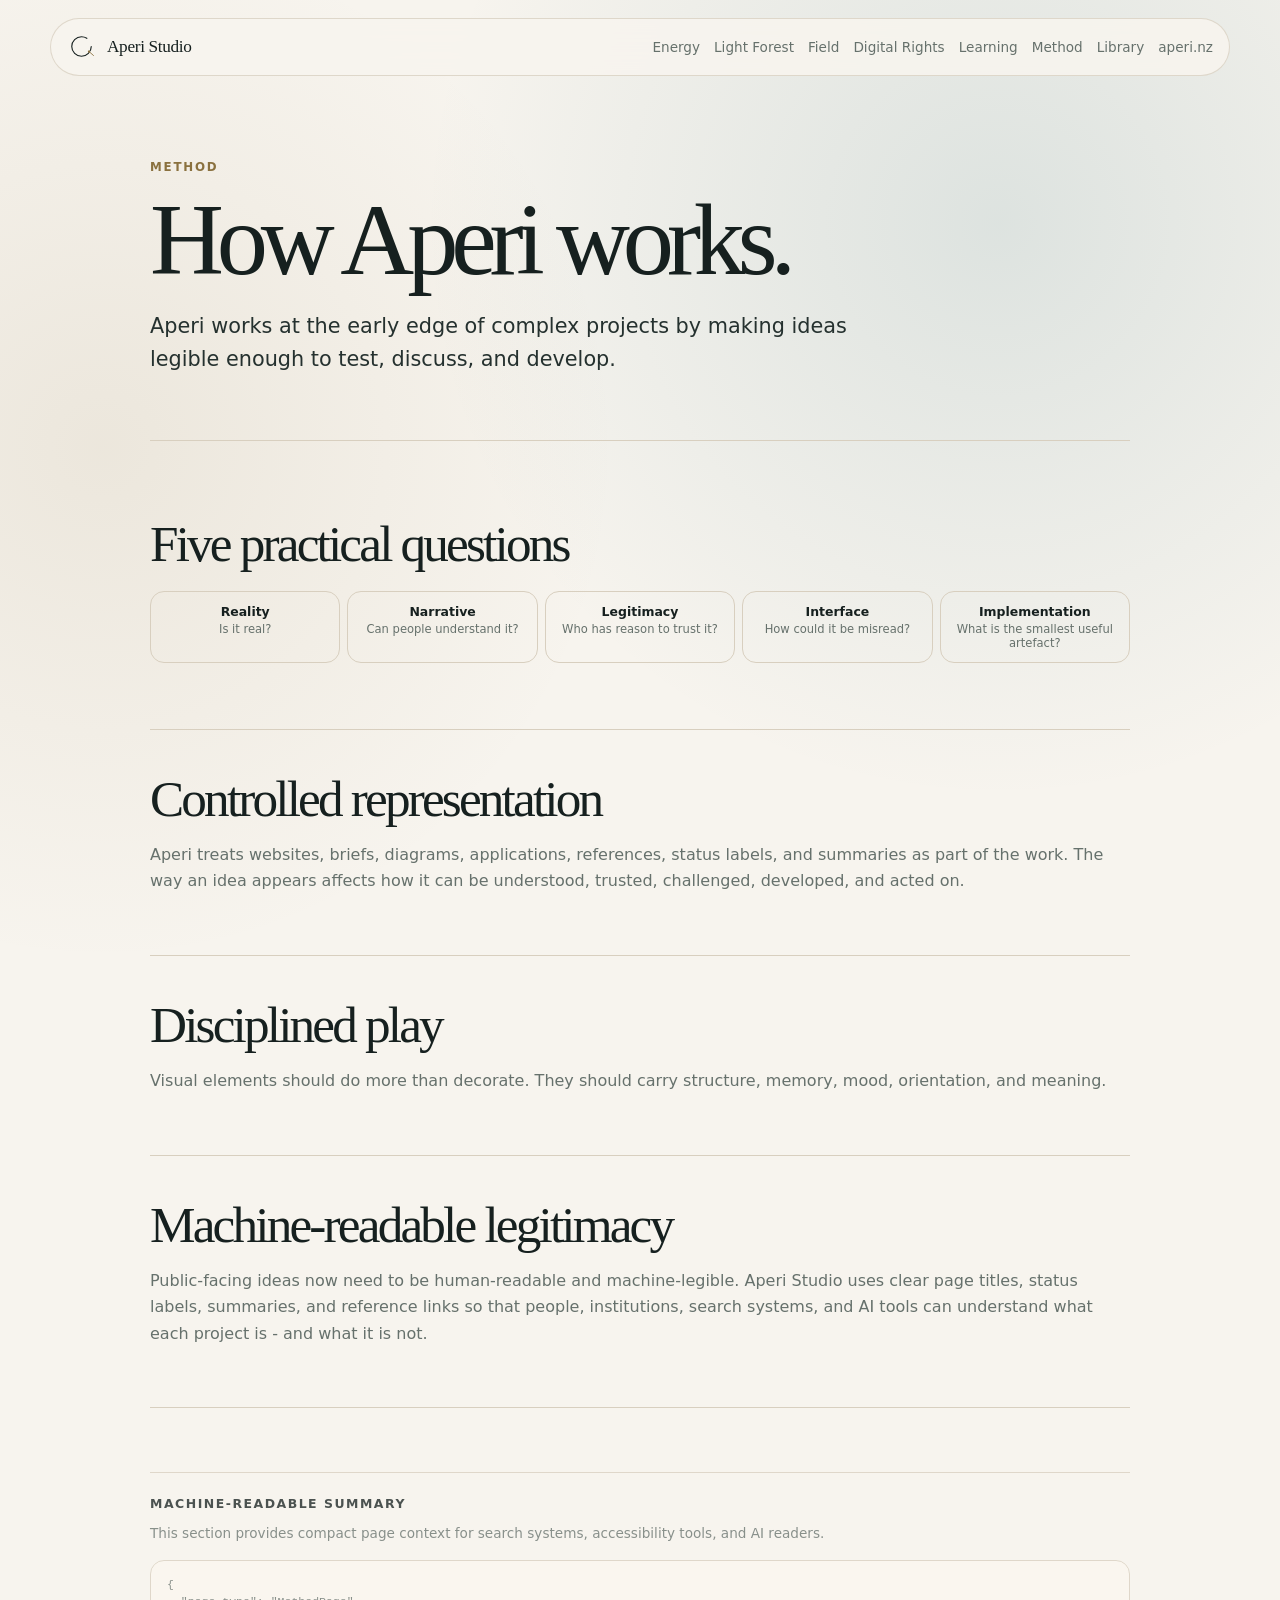
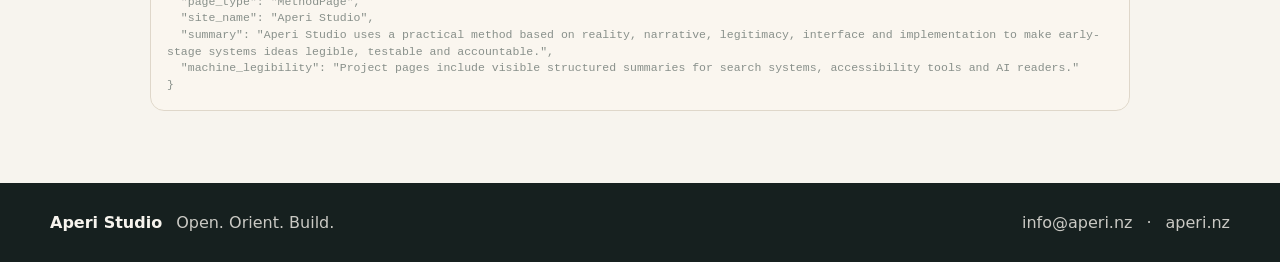
<file: method.html>
<!DOCTYPE html>
<html lang="en">
<head>
  <meta charset="UTF-8">
  <meta name="viewport" content="width=device-width, initial-scale=1.0">
  <title>Aperi Studio Method</title>
  <meta name="description" content="How Aperi works.">
  <link rel="stylesheet" href="style.css">
</head>
<body>
<header class="site-header">
  <a class="brand" href="index.html"><img src="assets/aperi-studio-mark.svg" alt="" class="brand-mark"><span>Aperi Studio</span></a>
  <nav class="nav" aria-label="Primary navigation">
    <a href="energy.html">Energy</a>
    <a href="light-forest.html">Light Forest</a>
    <a href="field.html">Field</a>
    <a href="digital-rights.html">Digital Rights</a>
    <a href="learning.html">Learning</a>
    <a href="method.html">Method</a>
    <a href="library.html">Library</a>
    <a href="https://aperi.nz">aperi.nz</a>
  </nav>
</header>
<main>
<section class="page-hero">
  <p class="eyebrow">Method</p>
  <h1>How Aperi works.</h1>
  <p class="lede">Aperi works at the early edge of complex projects by making ideas legible enough to test, discuss, and develop.</p>
</section>
<section class="content">
  <div class="content-section"><h2>Five practical questions</h2><div class="method-strip"><div class="method-step"><strong>Reality</strong>Is it real?</div><div class="method-step"><strong>Narrative</strong>Can people understand it?</div><div class="method-step"><strong>Legitimacy</strong>Who has reason to trust it?</div><div class="method-step"><strong>Interface</strong>How could it be misread?</div><div class="method-step"><strong>Implementation</strong>What is the smallest useful artefact?</div></div></div>
  <div class="content-section"><h2>Controlled representation</h2><p>Aperi treats websites, briefs, diagrams, applications, references, status labels, and summaries as part of the work. The way an idea appears affects how it can be understood, trusted, challenged, developed, and acted on.</p></div>
  <div class="content-section"><h2>Disciplined play</h2><p>Visual elements should do more than decorate. They should carry structure, memory, mood, orientation, and meaning.</p></div>
  <div class="content-section"><h2>Machine-readable legitimacy</h2><p>Public-facing ideas now need to be human-readable and machine-legible. Aperi Studio uses clear page titles, status labels, summaries, and reference links so that people, institutions, search systems, and AI tools can understand what each project is - and what it is not.</p></div>
  <section class="machine-summary" aria-label="Machine-readable page summary">
  <h2>Machine-readable summary</h2>
  <p>This section provides compact page context for search systems, accessibility tools, and AI readers.</p>
  <pre>{
  &quot;page_type&quot;: &quot;MethodPage&quot;,
  &quot;site_name&quot;: &quot;Aperi Studio&quot;,
  &quot;summary&quot;: &quot;Aperi Studio uses a practical method based on reality, narrative, legitimacy, interface and implementation to make early-stage systems ideas legible, testable and accountable.&quot;,
  &quot;machine_legibility&quot;: &quot;Project pages include visible structured summaries for search systems, accessibility tools and AI readers.&quot;
}</pre>
</section>
</section></main>
<footer class="site-footer"><div class="footer-inner">
  <div><strong>Aperi Studio</strong><span>Open. Orient. Build.</span></div>
  <div><a href="mailto:info@aperi.nz">info@aperi.nz</a><span>·</span><a href="https://aperi.nz">aperi.nz</a></div>
</div></footer>
</body>
</html>
</file>
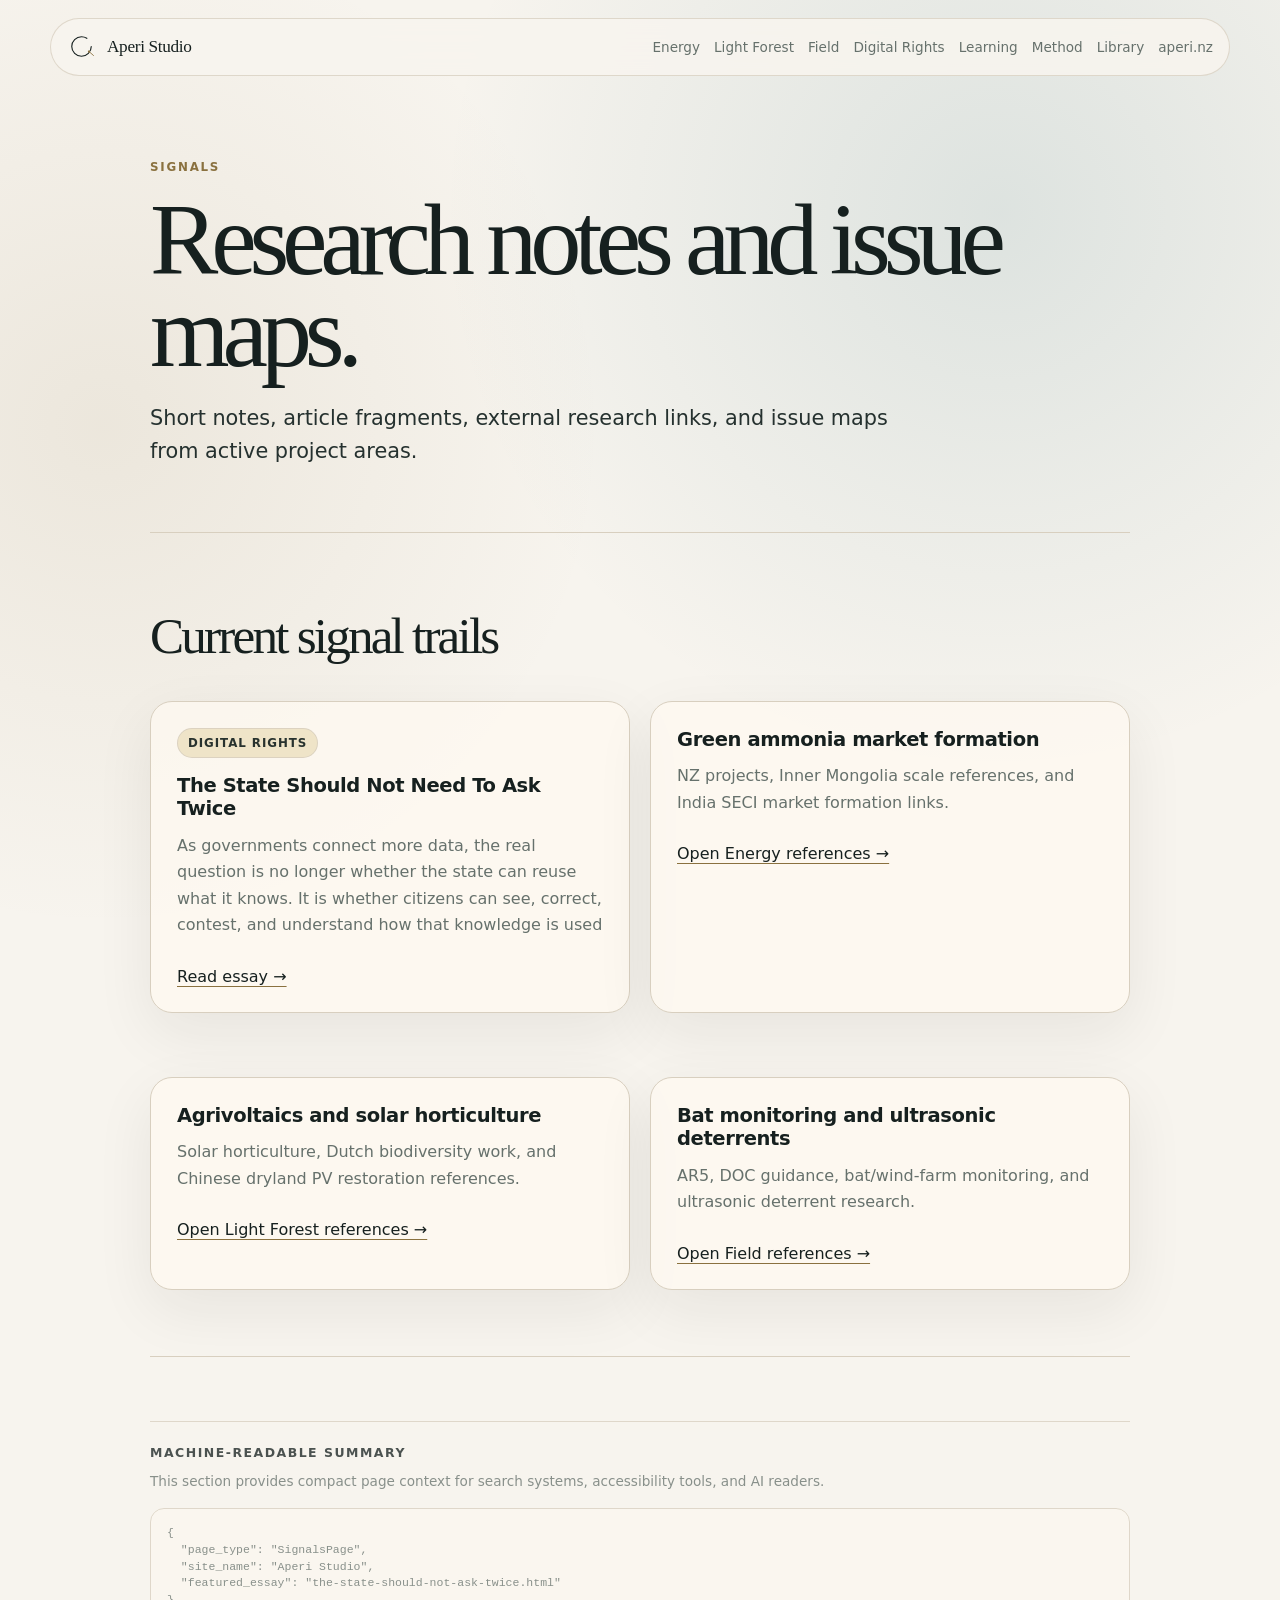
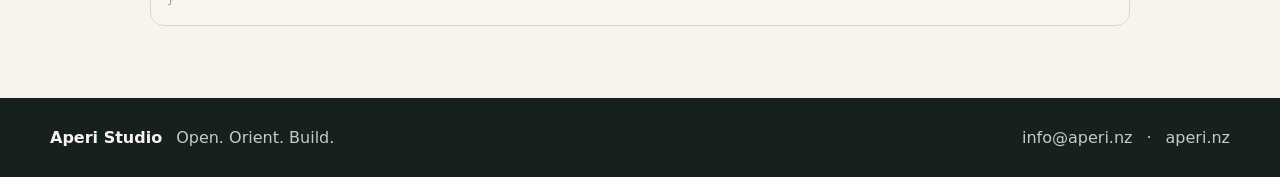
<file: signals.html>
<!DOCTYPE html>
<html lang="en">
<head>
<meta charset="UTF-8">
<meta name="viewport" content="width=device-width, initial-scale=1.0">
<title>Aperi Studio Signals</title>
<meta name="description" content="Research notes and issue maps.">
<link rel="stylesheet" href="style.css">
<style>
.article-body{max-width:760px}.article-body h2{margin-top:3.2rem}.article-body p{font-size:1.08rem;line-height:1.76}
.article-meta{display:flex;flex-wrap:wrap;gap:10px;margin:0 0 2rem}
.article-sources{margin-top:4rem;padding-top:1.5rem;border-top:1px solid var(--line)}
.article-sources h2{font-family:Inter,ui-sans-serif,system-ui,sans-serif;font-size:.85rem;letter-spacing:.12em;text-transform:uppercase;font-weight:800}
.article-sources p,.article-sources li{font-size:.92rem;line-height:1.6}.article-sources ul{padding-left:1.1rem}.article-sources a{color:var(--ink);text-decoration-color:var(--gold);text-underline-offset:4px}
.machine-summary{margin-top:4rem;padding:1.5rem 0 0;border-top:1px solid var(--line);opacity:.76}
.machine-summary h2{font-family:Inter,ui-sans-serif,system-ui,sans-serif;font-size:.78rem;line-height:1.2;letter-spacing:.12em;text-transform:uppercase;font-weight:800;margin-bottom:.65rem}
.machine-summary p{font-size:.85rem;line-height:1.55;max-width:44rem;color:var(--muted)}.machine-summary pre{margin-top:1rem;padding:1rem;border:1px solid var(--line);border-radius:14px;background:rgba(255,250,241,.55);color:var(--muted);font-size:.72rem;line-height:1.45;white-space:pre-wrap;overflow-x:auto}
.article-feature{border:1px solid var(--line);border-radius:22px;background:rgba(255,250,241,.72);padding:26px;margin:24px 0}.article-feature a{color:var(--ink);text-decoration-color:var(--gold);text-underline-offset:4px;font-weight:650}
</style>
</head>
<body>
<header class="site-header">
  <a class="brand" href="index.html"><img src="assets/aperi-studio-mark.svg" alt="" class="brand-mark"><span>Aperi Studio</span></a>
  <nav class="nav" aria-label="Primary navigation">
    <a href="energy.html">Energy</a>
    <a href="light-forest.html">Light Forest</a>
    <a href="field.html">Field</a>
    <a href="digital-rights.html">Digital Rights</a>
    <a href="learning.html">Learning</a>
    <a href="method.html">Method</a>
    <a href="library.html">Library</a>
    <a href="https://aperi.nz">aperi.nz</a>
  </nav>
</header>
<main>
  <section class="page-hero">
    <p class="eyebrow">Signals</p>
    <h1>Research notes and issue maps.</h1>
    <p class="lede">Short notes, article fragments, external research links, and issue maps from active project areas.</p>
  </section>
  <section class="content">
    <div class="content-section"><h2>Current signal trails</h2><div class="two-col">
      <div class="content-card"><span class="status research">Digital Rights</span><h3>The State Should Not Need To Ask Twice</h3><p>As governments connect more data, the real question is no longer whether the state can reuse what it knows. It is whether citizens can see, correct, contest, and understand how that knowledge is used</p><a class="arrow-link" href="the-state-should-not-ask-twice.html">Read essay →</a></div>
      <div class="content-card"><h3>Green ammonia market formation</h3><p>NZ projects, Inner Mongolia scale references, and India SECI market formation links.</p><a class="arrow-link" href="energy.html#references">Open Energy references →</a></div>
      <div class="content-card"><h3>Agrivoltaics and solar horticulture</h3><p>Solar horticulture, Dutch biodiversity work, and Chinese dryland PV restoration references.</p><a class="arrow-link" href="light-forest.html#references">Open Light Forest references →</a></div>
      <div class="content-card"><h3>Bat monitoring and ultrasonic deterrents</h3><p>AR5, DOC guidance, bat/wind-farm monitoring, and ultrasonic deterrent research.</p><a class="arrow-link" href="field.html#references">Open Field references →</a></div>
    </div></div>
    <section class="machine-summary" aria-label="Machine-readable page summary">
  <h2>Machine-readable summary</h2>
  <p>This section provides compact page context for search systems, accessibility tools, and AI readers.</p>
  <pre>{
  &quot;page_type&quot;: &quot;SignalsPage&quot;,
  &quot;site_name&quot;: &quot;Aperi Studio&quot;,
  &quot;featured_essay&quot;: &quot;the-state-should-not-ask-twice.html&quot;
}</pre>
</section>
  </section>
</main>
<footer class="site-footer"><div class="footer-inner">
  <div><strong>Aperi Studio</strong><span>Open. Orient. Build.</span></div>
  <div><a href="mailto:info@aperi.nz">info@aperi.nz</a><span>·</span><a href="https://aperi.nz">aperi.nz</a></div>
</div></footer>
</body>
</html>
</file>
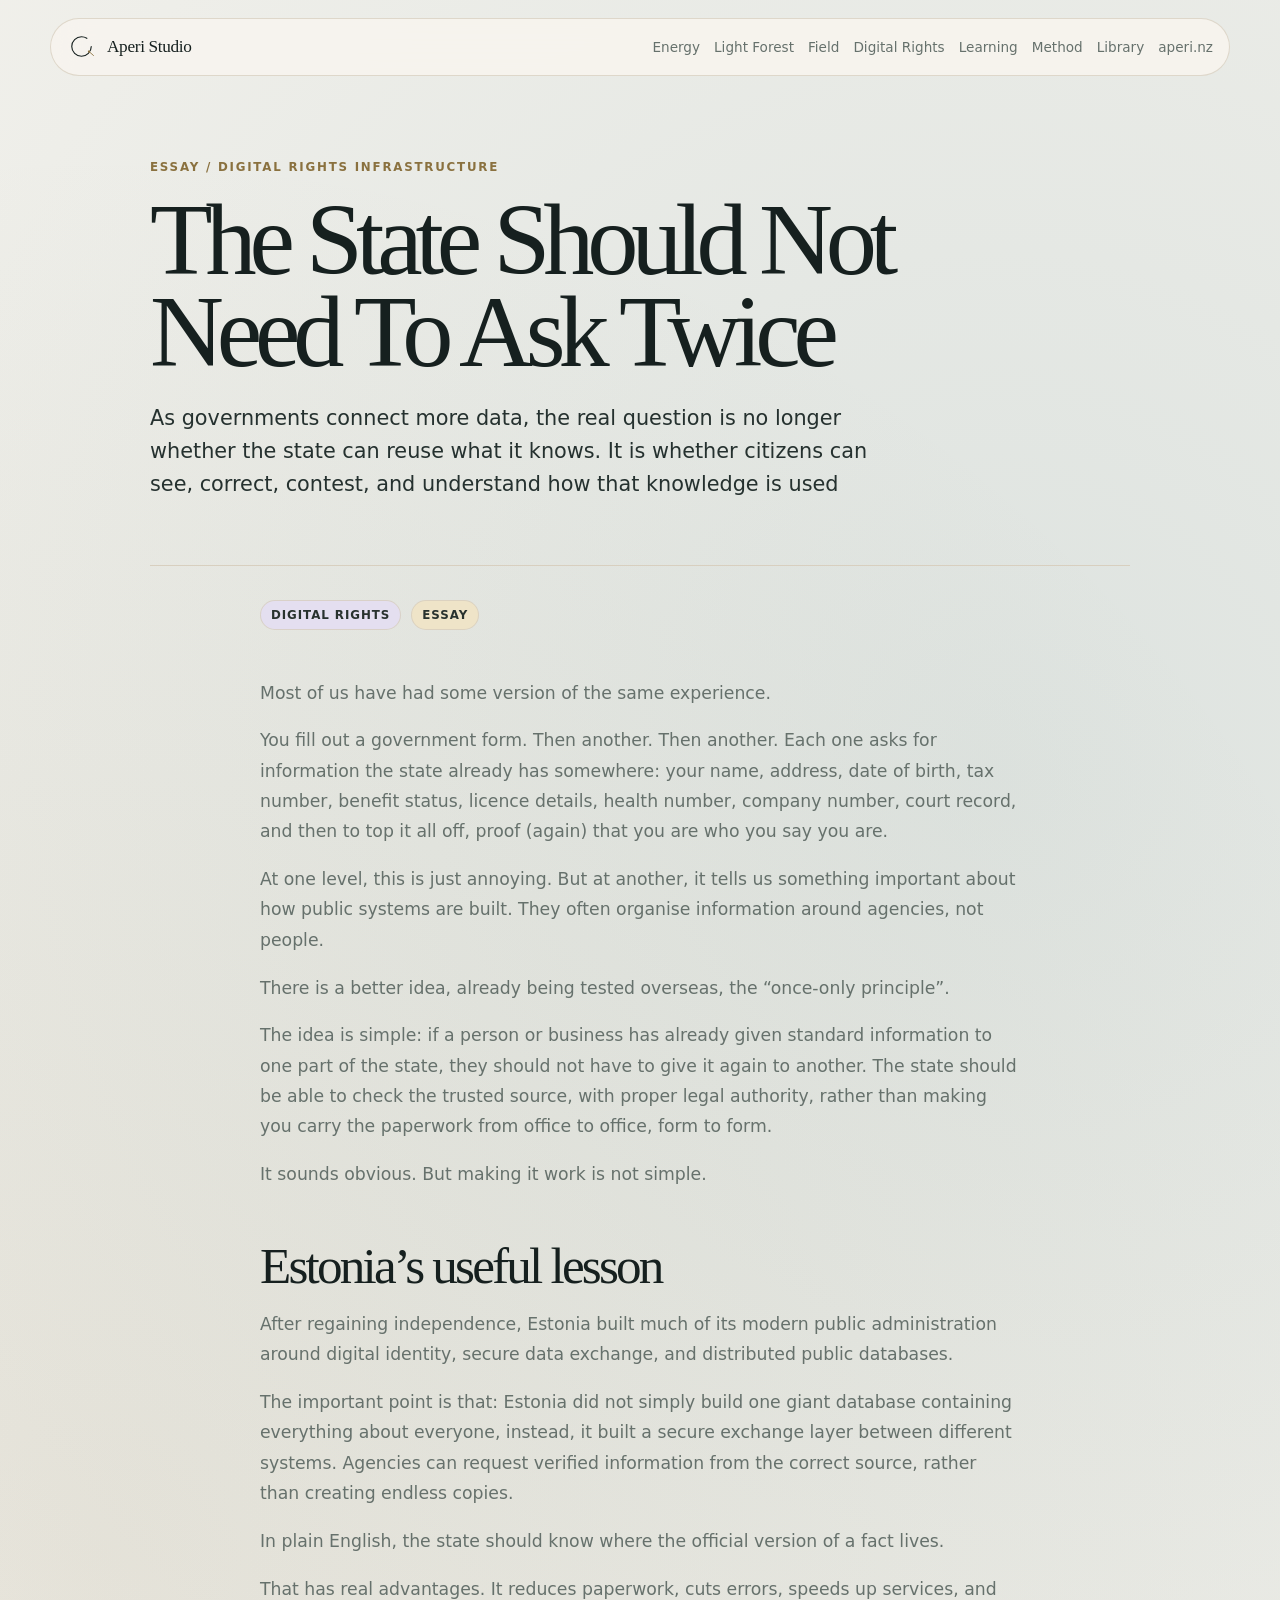
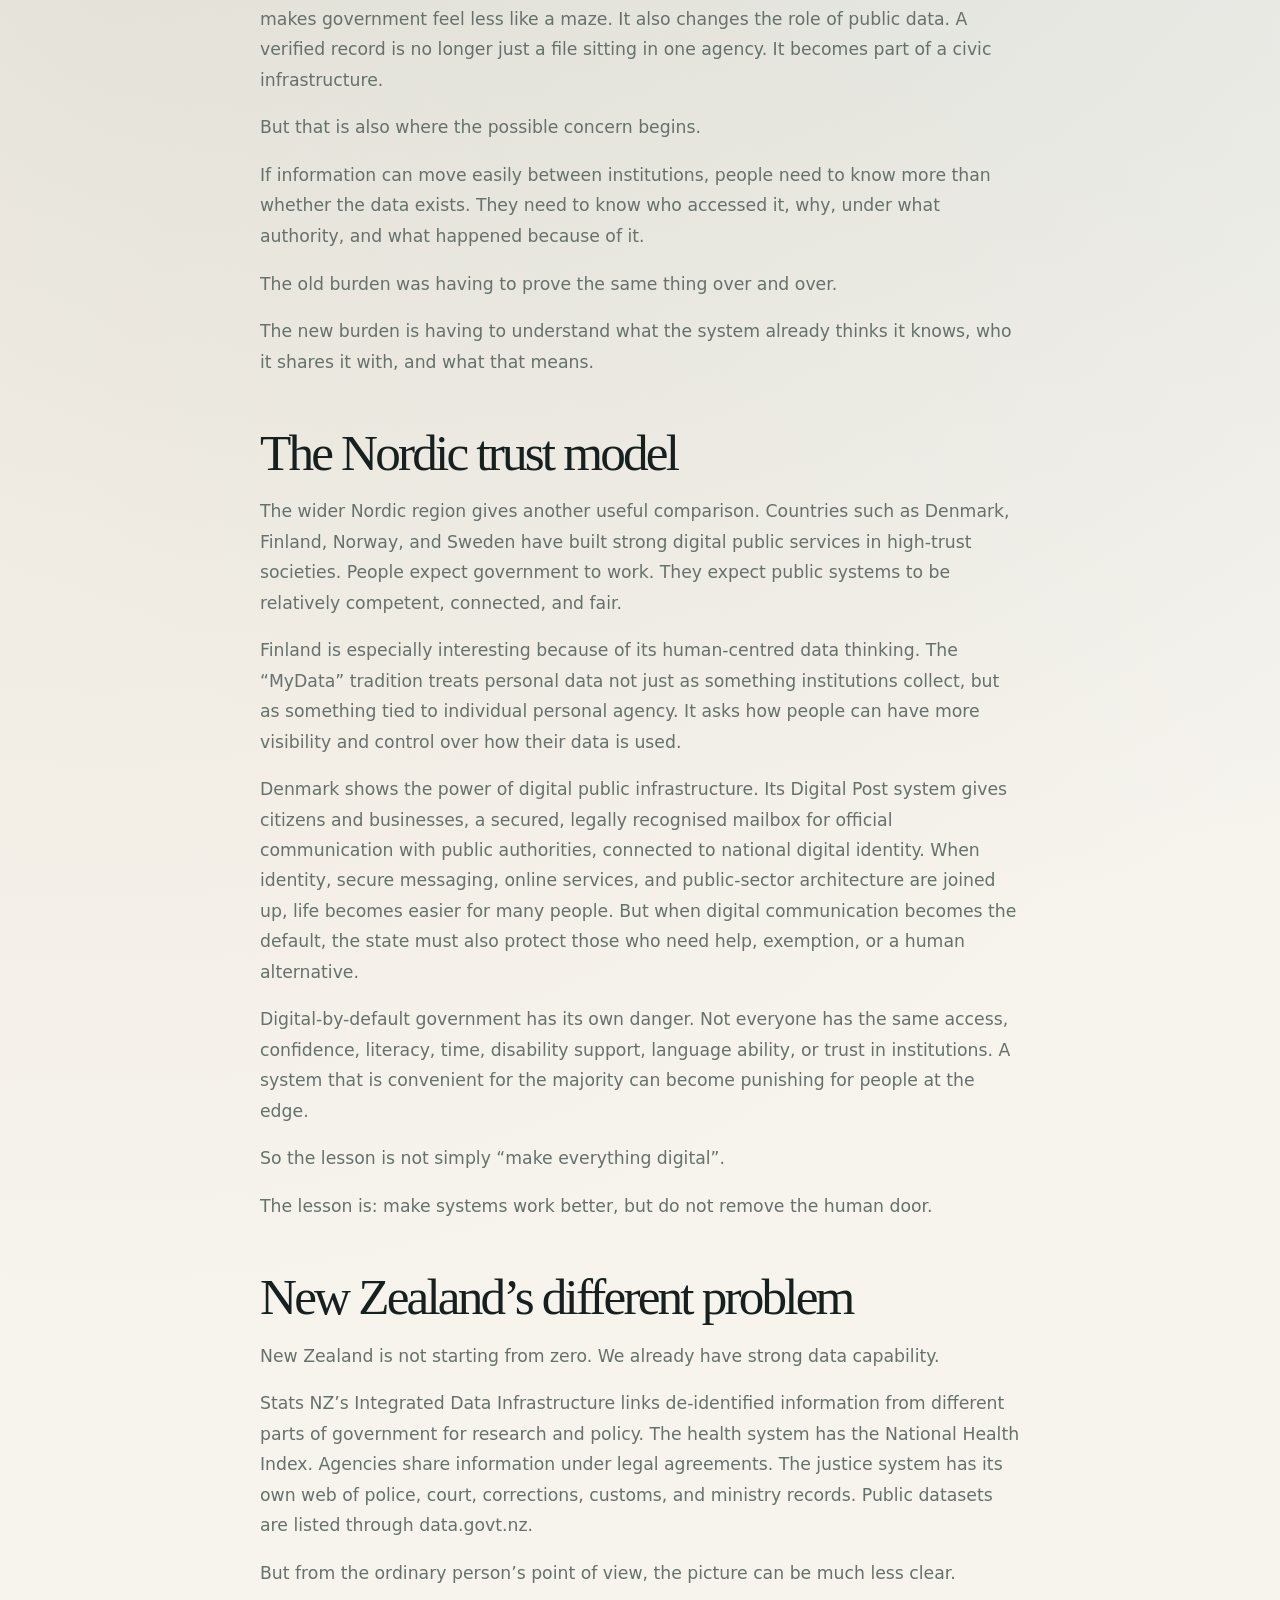
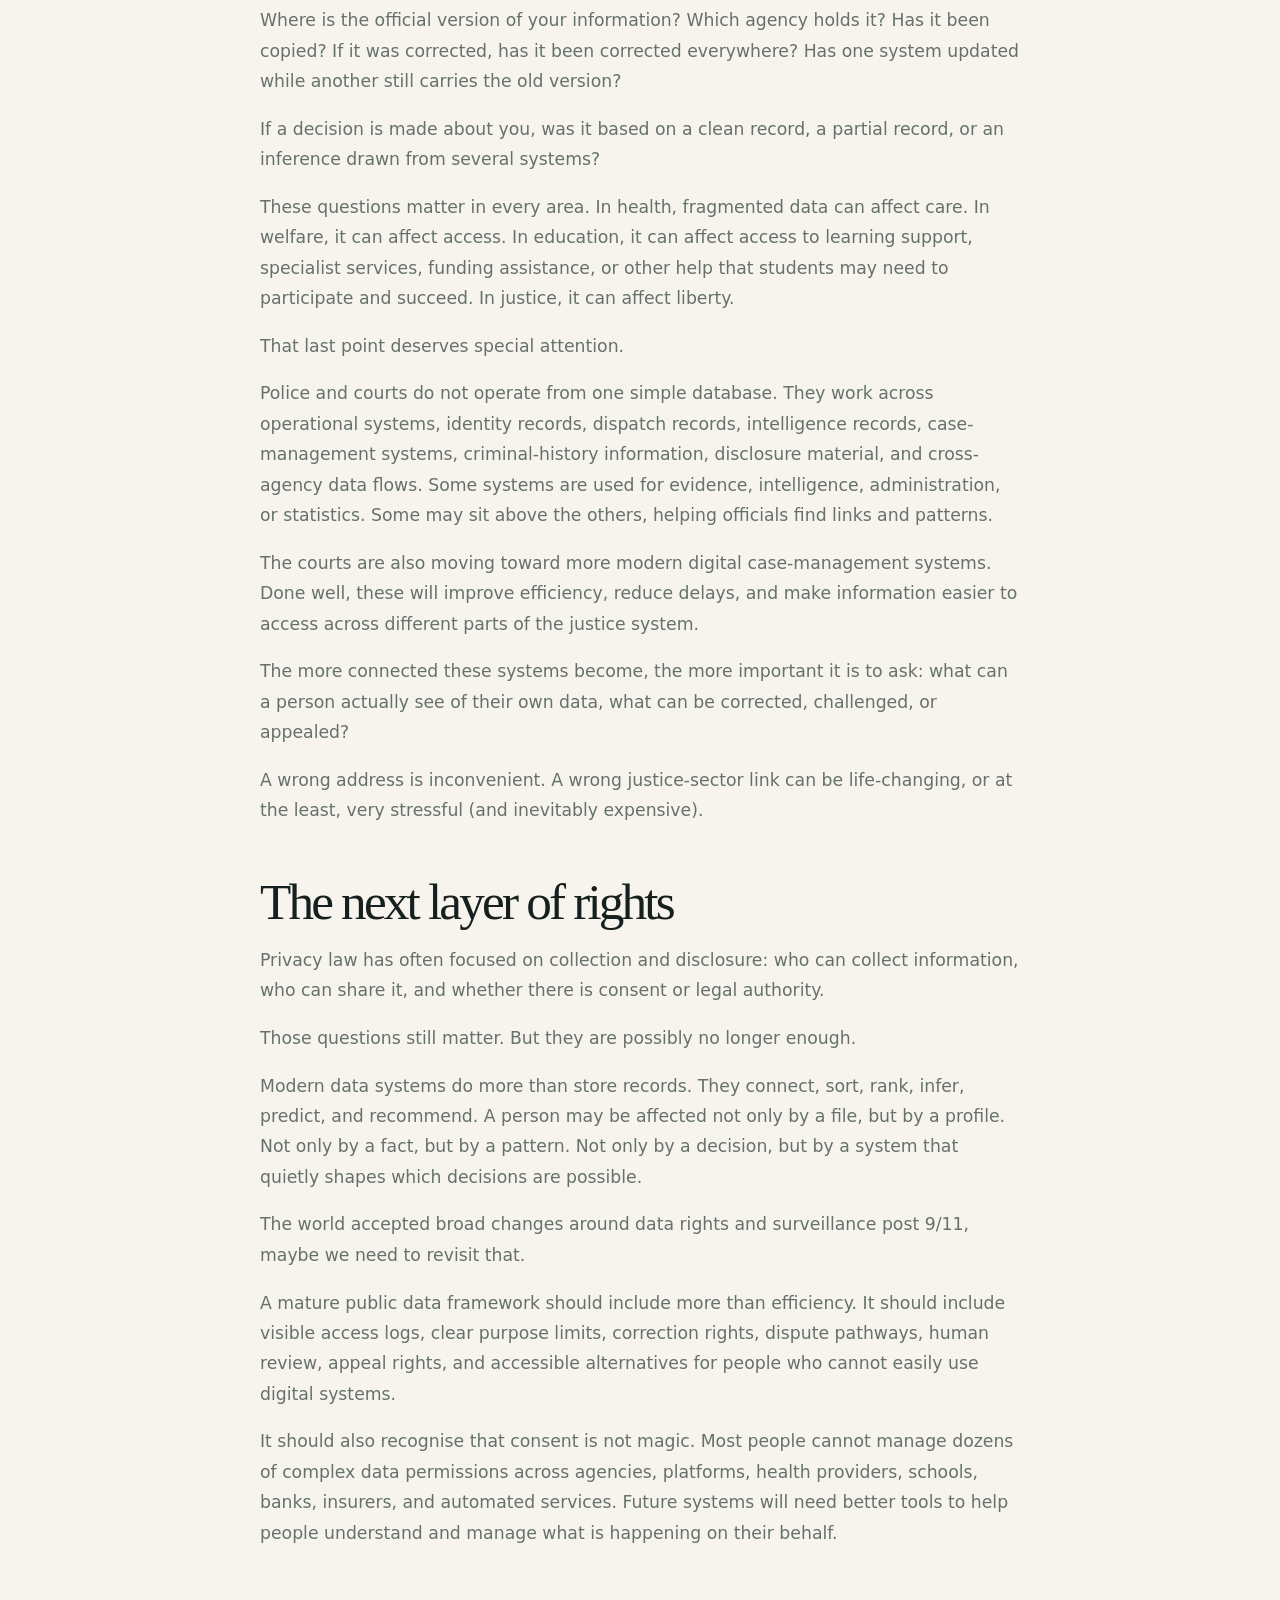
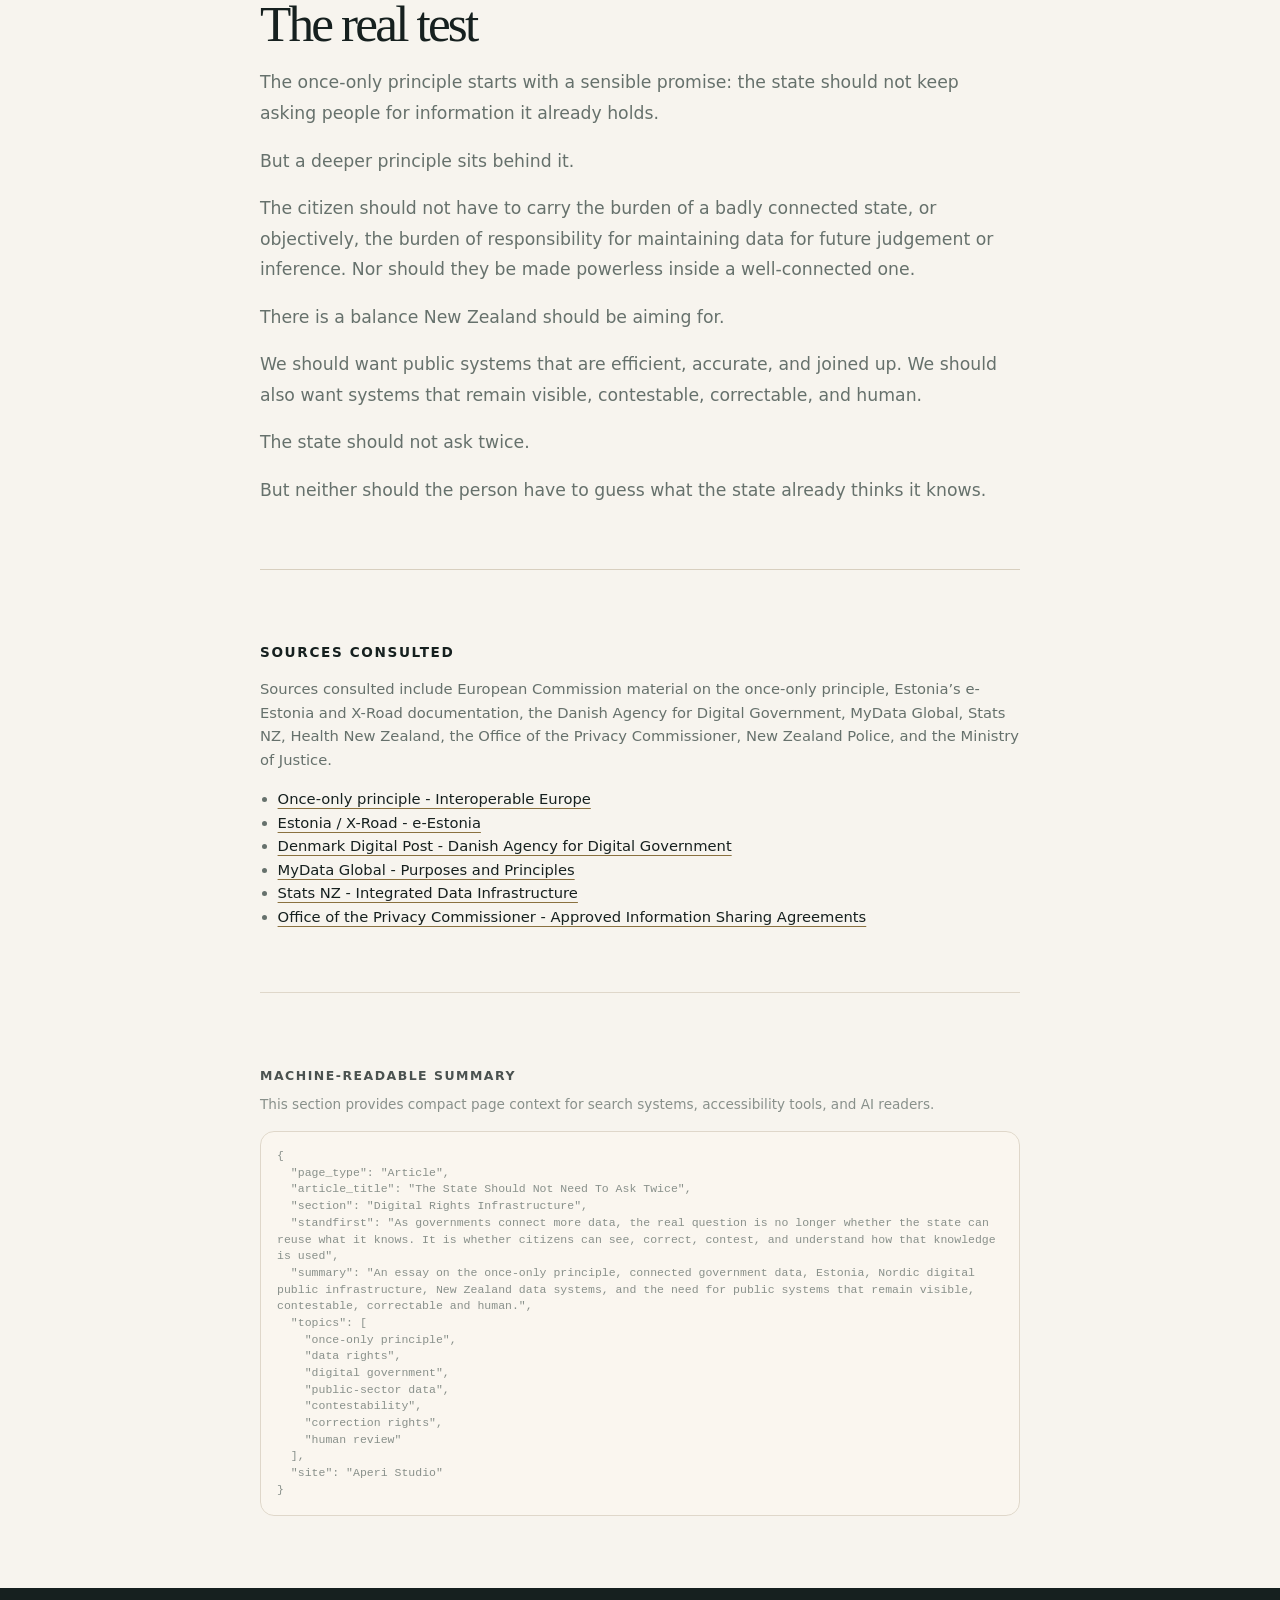
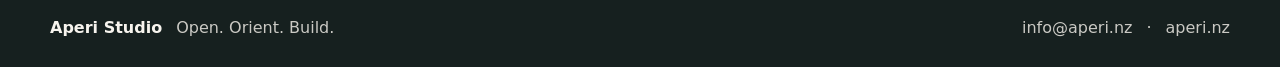
<file: the-state-should-not-ask-twice.html>
<!DOCTYPE html>
<html lang="en">
<head>
<meta charset="UTF-8">
<meta name="viewport" content="width=device-width, initial-scale=1.0">
<title>The State Should Not Need To Ask Twice - Aperi Studio</title>
<meta name="description" content="As governments connect more data, the real question is no longer whether the state can reuse what it knows. It is whether citizens can see, correct, contest, and understand how that knowledge is used">
<link rel="stylesheet" href="style.css">
<style>
.article-body{max-width:760px}.article-body h2{margin-top:3.2rem}.article-body p{font-size:1.08rem;line-height:1.76}
.article-meta{display:flex;flex-wrap:wrap;gap:10px;margin:0 0 2rem}
.article-sources{margin-top:4rem;padding-top:1.5rem;border-top:1px solid var(--line)}
.article-sources h2{font-family:Inter,ui-sans-serif,system-ui,sans-serif;font-size:.85rem;letter-spacing:.12em;text-transform:uppercase;font-weight:800}
.article-sources p,.article-sources li{font-size:.92rem;line-height:1.6}.article-sources ul{padding-left:1.1rem}.article-sources a{color:var(--ink);text-decoration-color:var(--gold);text-underline-offset:4px}
.machine-summary{margin-top:4rem;padding:1.5rem 0 0;border-top:1px solid var(--line);opacity:.76}
.machine-summary h2{font-family:Inter,ui-sans-serif,system-ui,sans-serif;font-size:.78rem;line-height:1.2;letter-spacing:.12em;text-transform:uppercase;font-weight:800;margin-bottom:.65rem}
.machine-summary p{font-size:.85rem;line-height:1.55;max-width:44rem;color:var(--muted)}.machine-summary pre{margin-top:1rem;padding:1rem;border:1px solid var(--line);border-radius:14px;background:rgba(255,250,241,.55);color:var(--muted);font-size:.72rem;line-height:1.45;white-space:pre-wrap;overflow-x:auto}
.article-feature{border:1px solid var(--line);border-radius:22px;background:rgba(255,250,241,.72);padding:26px;margin:24px 0}.article-feature a{color:var(--ink);text-decoration-color:var(--gold);text-underline-offset:4px;font-weight:650}
</style>
</head>
<body>
<header class="site-header">
  <a class="brand" href="index.html"><img src="assets/aperi-studio-mark.svg" alt="" class="brand-mark"><span>Aperi Studio</span></a>
  <nav class="nav" aria-label="Primary navigation">
    <a href="energy.html">Energy</a>
    <a href="light-forest.html">Light Forest</a>
    <a href="field.html">Field</a>
    <a href="digital-rights.html">Digital Rights</a>
    <a href="learning.html">Learning</a>
    <a href="method.html">Method</a>
    <a href="library.html">Library</a>
    <a href="https://aperi.nz">aperi.nz</a>
  </nav>
</header>
<main>
  <section class="page-hero">
    <p class="eyebrow">Essay / Digital Rights Infrastructure</p>
    <h1>The State Should Not Need To Ask Twice</h1>
    <p class="lede">As governments connect more data, the real question is no longer whether the state can reuse what it knows. It is whether citizens can see, correct, contest, and understand how that knowledge is used</p>
  </section>
  <section class="content article-body">
    <div class="article-meta"><span class="status concept">Digital Rights</span><span class="status research">Essay</span></div>
    <p>Most of us have had some version of the same experience.</p>
<p>You fill out a government form. Then another. Then another. Each one asks for information the state already has somewhere: your name, address, date of birth, tax number, benefit status, licence details, health number, company number, court record, and then to top it all off, proof (again) that you are who you say you are.</p>
<p>At one level, this is just annoying. But at another, it tells us something important about how public systems are built. They often organise information around agencies, not people.</p>
<p>There is a better idea, already being tested overseas, the “once-only principle”.</p>
<p>The idea is simple: if a person or business has already given standard information to one part of the state, they should not have to give it again to another. The state should be able to check the trusted source, with proper legal authority, rather than making you carry the paperwork from office to office, form to form.</p>
<p>It sounds obvious. But making it work is not simple.</p>
<h2>Estonia’s useful lesson</h2>
<p>After regaining independence, Estonia built much of its modern public administration around digital identity, secure data exchange, and distributed public databases.</p>
<p>The important point is that: Estonia did not simply build one giant database containing everything about everyone, instead, it built a secure exchange layer between different systems. Agencies can request verified information from the correct source, rather than creating endless copies.</p>
<p>In plain English, the state should know where the official version of a fact lives.</p>
<p>That has real advantages. It reduces paperwork, cuts errors, speeds up services, and makes government feel less like a maze. It also changes the role of public data. A verified record is no longer just a file sitting in one agency. It becomes part of a civic infrastructure.</p>
<p>But that is also where the possible concern begins.</p>
<p>If information can move easily between institutions, people need to know more than whether the data exists. They need to know who accessed it, why, under what authority, and what happened because of it.</p>
<p>The old burden was having to prove the same thing over and over.</p>
<p>The new burden is having to understand what the system already thinks it knows, who it shares it with, and what that means.</p>
<h2>The Nordic trust model</h2>
<p>The wider Nordic region gives another useful comparison. Countries such as Denmark, Finland, Norway, and Sweden have built strong digital public services in high-trust societies. People expect government to work. They expect public systems to be relatively competent, connected, and fair.</p>
<p>Finland is especially interesting because of its human-centred data thinking. The “MyData” tradition treats personal data not just as something institutions collect, but as something tied to individual personal agency. It asks how people can have more visibility and control over how their data is used.</p>
<p>Denmark shows the power of digital public infrastructure. Its Digital Post system gives citizens and businesses, a secured, legally recognised mailbox for official communication with public authorities, connected to national digital identity. When identity, secure messaging, online services, and public-sector architecture are joined up, life becomes easier for many people. But when digital communication becomes the default, the state must also protect those who need help, exemption, or a human alternative.</p>
<p>Digital-by-default government has its own danger. Not everyone has the same access, confidence, literacy, time, disability support, language ability, or trust in institutions. A system that is convenient for the majority can become punishing for people at the edge.</p>
<p>So the lesson is not simply “make everything digital”.</p>
<p>The lesson is: make systems work better, but do not remove the human door.</p>
<h2>New Zealand’s different problem</h2>
<p>New Zealand is not starting from zero. We already have strong data capability.</p>
<p>Stats NZ’s Integrated Data Infrastructure links de-identified information from different parts of government for research and policy. The health system has the National Health Index. Agencies share information under legal agreements. The justice system has its own web of police, court, corrections, customs, and ministry records. Public datasets are listed through data.govt.nz.</p>
<p>But from the ordinary person’s point of view, the picture can be much less clear.</p>
<p>Where is the official version of your information? Which agency holds it? Has it been copied? If it was corrected, has it been corrected everywhere? Has one system updated while another still carries the old version?</p>
<p>If a decision is made about you, was it based on a clean record, a partial record, or an inference drawn from several systems?</p>
<p>These questions matter in every area. In health, fragmented data can affect care. In welfare, it can affect access. In education, it can affect access to learning support, specialist services, funding assistance, or other help that students may need to participate and succeed. In justice, it can affect liberty.</p>
<p>That last point deserves special attention.</p>
<p>Police and courts do not operate from one simple database. They work across operational systems, identity records, dispatch records, intelligence records, case-management systems, criminal-history information, disclosure material, and cross-agency data flows. Some systems are used for evidence, intelligence, administration, or statistics. Some may sit above the others, helping officials find links and patterns.</p>
<p>The courts are also moving toward more modern digital case-management systems. Done well, these will improve efficiency, reduce delays, and make information easier to access across different parts of the justice system.</p>
<p>The more connected these systems become, the more important it is to ask: what can a person actually see of their own data, what can be corrected, challenged, or appealed?</p>
<p>A wrong address is inconvenient. A wrong justice-sector link can be life-changing, or at the least, very stressful (and inevitably expensive).</p>
<h2>The next layer of rights</h2>
<p>Privacy law has often focused on collection and disclosure: who can collect information, who can share it, and whether there is consent or legal authority.</p>
<p>Those questions still matter. But they are possibly no longer enough.</p>
<p>Modern data systems do more than store records. They connect, sort, rank, infer, predict, and recommend. A person may be affected not only by a file, but by a profile. Not only by a fact, but by a pattern. Not only by a decision, but by a system that quietly shapes which decisions are possible.</p>
<p>The world accepted broad changes around data rights and surveillance post 9/11, maybe we need to revisit that.</p>
<p>A mature public data framework should include more than efficiency. It should include visible access logs, clear purpose limits, correction rights, dispute pathways, human review, appeal rights, and accessible alternatives for people who cannot easily use digital systems.</p>
<p>It should also recognise that consent is not magic. Most people cannot manage dozens of complex data permissions across agencies, platforms, health providers, schools, banks, insurers, and automated services. Future systems will need better tools to help people understand and manage what is happening on their behalf.</p>
<h2>The real test</h2>
<p>The once-only principle starts with a sensible promise: the state should not keep asking people for information it already holds.</p>
<p>But a deeper principle sits behind it.</p>
<p>The citizen should not have to carry the burden of a badly connected state, or objectively, the burden of responsibility for maintaining data for future judgement or inference. Nor should they be made powerless inside a well-connected one.</p>
<p>There is a balance New Zealand should be aiming for.</p>
<p>We should want public systems that are efficient, accurate, and joined up. We should also want systems that remain visible, contestable, correctable, and human.</p>
<p>The state should not ask twice.</p>
<p>But neither should the person have to guess what the state already thinks it knows.</p>

    <section class="article-sources">
  <h2>Sources consulted</h2>
  <p>Sources consulted include European Commission material on the once-only principle, Estonia’s e-Estonia and X-Road documentation, the Danish Agency for Digital Government, MyData Global, Stats NZ, Health New Zealand, the Office of the Privacy Commissioner, New Zealand Police, and the Ministry of Justice.</p>
  <ul>
    <li><a href="https://interoperable-europe.ec.europa.eu/collection/egovernment/document/once-only-principle-towards-user-centric-and-agile-public-administration">Once-only principle - Interoperable Europe</a></li>
    <li><a href="https://e-estonia.com/solutions/interoperability-services/x-road/">Estonia / X-Road - e-Estonia</a></li>
    <li><a href="https://en.digst.dk/systems/digital-post/">Denmark Digital Post - Danish Agency for Digital Government</a></li>
    <li><a href="https://mydata.org/about/purposes-principles/">MyData Global - Purposes and Principles</a></li>
    <li><a href="https://www.stats.govt.nz/integrated-data/integrated-data-infrastructure/">Stats NZ - Integrated Data Infrastructure</a></li>
    <li><a href="https://www.privacy.org.nz/privacy-act-2020/information-sharing/approved-information-sharing-agreements/">Office of the Privacy Commissioner - Approved Information Sharing Agreements</a></li>
  </ul>
</section>
    <section class="machine-summary" aria-label="Machine-readable page summary">
  <h2>Machine-readable summary</h2>
  <p>This section provides compact page context for search systems, accessibility tools, and AI readers.</p>
  <pre>{
  &quot;page_type&quot;: &quot;Article&quot;,
  &quot;article_title&quot;: &quot;The State Should Not Need To Ask Twice&quot;,
  &quot;section&quot;: &quot;Digital Rights Infrastructure&quot;,
  &quot;standfirst&quot;: &quot;As governments connect more data, the real question is no longer whether the state can reuse what it knows. It is whether citizens can see, correct, contest, and understand how that knowledge is used&quot;,
  &quot;summary&quot;: &quot;An essay on the once-only principle, connected government data, Estonia, Nordic digital public infrastructure, New Zealand data systems, and the need for public systems that remain visible, contestable, correctable and human.&quot;,
  &quot;topics&quot;: [
    &quot;once-only principle&quot;,
    &quot;data rights&quot;,
    &quot;digital government&quot;,
    &quot;public-sector data&quot;,
    &quot;contestability&quot;,
    &quot;correction rights&quot;,
    &quot;human review&quot;
  ],
  &quot;site&quot;: &quot;Aperi Studio&quot;
}</pre>
</section>
  </section>
</main>
<footer class="site-footer"><div class="footer-inner">
  <div><strong>Aperi Studio</strong><span>Open. Orient. Build.</span></div>
  <div><a href="mailto:info@aperi.nz">info@aperi.nz</a><span>·</span><a href="https://aperi.nz">aperi.nz</a></div>
</div></footer>
</body>
</html>
</file>
<file: style.css>
/* Aperi Studio cleanup v0.4 */
:root{
  --ink:#16201f;--ink-soft:#25312f;--paper:#f7f4ee;--muted:#66716c;--line:#d8cfbf;--gold:#8a713f;--green:#31584a;--blue:#2f6f7e;--white:#fffaf1;--shadow:rgba(22,32,31,.12);
  --pill-green:#dce9d6;--pill-blue:#d8e9ef;--pill-gold:#efe4c8;--pill-purple:#e4dff0;--pill-grey:#e8e5dd;
}
*{box-sizing:border-box}html{scroll-behavior:smooth}body{margin:0;color:var(--ink);background:radial-gradient(circle at 78% 12%,rgba(47,111,126,.13),transparent 30%),radial-gradient(circle at 8% 24%,rgba(138,113,63,.10),transparent 28%),var(--paper);font-family:Inter,ui-sans-serif,system-ui,-apple-system,BlinkMacSystemFont,"Segoe UI",sans-serif}a{color:inherit}.site-header{width:min(1180px,calc(100% - 32px));margin:18px auto 0;padding:13px 16px;display:flex;align-items:center;justify-content:space-between;gap:16px;border:1px solid rgba(216,207,191,.78);border-radius:999px;background:rgba(247,244,238,.88);backdrop-filter:blur(14px);position:sticky;top:14px;z-index:10}.brand{display:inline-flex;align-items:center;gap:10px;text-decoration:none;font-family:Georgia,"Times New Roman",serif;font-size:1.08rem;letter-spacing:-.02em;white-space:nowrap}.brand-mark{width:30px;height:30px}.nav{display:flex;align-items:center;gap:14px;font-size:.85rem;color:var(--muted)}.nav a{text-decoration:none}.nav a:hover{color:var(--ink)}
h1,h2,h3,p{margin-top:0}h1{font-family:Georgia,"Times New Roman",serif;font-size:clamp(3.3rem,7vw,6.8rem);line-height:.9;letter-spacing:-.07em;font-weight:400;max-width:880px;margin-bottom:24px}h2{font-family:Georgia,"Times New Roman",serif;font-size:clamp(2.05rem,4vw,4.05rem);line-height:.98;letter-spacing:-.055em;font-weight:400;margin-bottom:18px}h3{font-size:1.22rem;line-height:1.2;margin-bottom:12px;letter-spacing:-.02em}p,li{color:var(--muted);line-height:1.66}.lede{font-size:clamp(1.08rem,1.8vw,1.3rem);line-height:1.58;color:var(--ink-soft);max-width:760px;margin-bottom:26px}.eyebrow,.status{display:inline-flex;align-items:center;width:max-content;margin:0 0 16px;color:var(--gold);font-size:.74rem;letter-spacing:.15em;text-transform:uppercase;font-weight:750}.status{border-radius:999px;padding:7px 10px;letter-spacing:.08em;color:#28322e;background:var(--pill-grey);border:1px solid rgba(216,207,191,.8)}.status.public{background:var(--pill-green)}.status.early{background:var(--pill-blue)}.status.research{background:var(--pill-gold)}.status.private{background:#edd9c6}.status.concept{background:var(--pill-purple)}
.hero{width:min(1180px,calc(100% - 40px));margin:72px auto 32px;display:grid;grid-template-columns:minmax(0,1.04fr) minmax(300px,.96fr);gap:30px;align-items:stretch}.hero-panel,.side-panel,.feature-card,.project-card,.library-tile,.signal-card,.content-card,.reference-card{border:1px solid var(--line);border-radius:22px;background:rgba(255,250,241,.72);box-shadow:0 20px 60px rgba(22,32,31,.07);overflow:hidden}.hero-panel{padding:42px}.hero-copy-grid{display:grid;grid-template-columns:1.05fr .95fr;gap:30px;align-items:center}.hero-image{min-height:260px;border-radius:18px;background:linear-gradient(110deg,rgba(247,244,238,.88),rgba(247,244,238,.22)),url('assets/green-ammonia-thumb.png');background-size:cover;background-position:center}
.micro-method{display:grid;grid-template-columns:repeat(3,1fr);gap:14px;margin-top:34px}.micro-method article{border-top:1px solid var(--line);padding-top:15px}.micro-method h3{font-size:1rem;margin-bottom:6px}.micro-method p{font-size:.92rem;margin-bottom:0}.side-panel{padding:28px}.method-strip{display:grid;grid-template-columns:repeat(5,1fr);gap:7px;margin:22px 0}.method-step{border:1px solid var(--line);border-radius:14px;padding:12px 7px;text-align:center;font-size:.72rem;color:var(--muted)}.method-step strong{display:block;color:var(--ink);font-size:.78rem;margin-bottom:3px}.arrow-link{display:inline-flex;margin-top:12px;color:var(--ink);text-decoration-color:var(--gold);text-underline-offset:4px}
.main-grid{width:min(1180px,calc(100% - 40px));margin:0 auto 70px;display:grid;grid-template-columns:minmax(0,1fr) 340px;gap:24px}.main-column{display:grid;gap:24px}.sidebar{display:grid;gap:24px;align-content:start}.feature-card{display:grid;grid-template-columns:.95fr 1.05fr;min-height:330px}.feature-visual{background:url('assets/green-ammonia-thumb.png');background-size:cover;background-position:center;min-height:320px}.feature-copy{padding:36px}.button{display:inline-flex;min-height:44px;align-items:center;justify-content:center;padding:0 16px;border-radius:10px;text-decoration:none;font-size:.92rem;background:var(--ink);color:var(--paper);margin-top:8px}.section-heading{margin:0 0 16px}.section-heading h2{font-size:1.2rem;font-family:Inter,ui-sans-serif,system-ui,sans-serif;letter-spacing:.02em;text-transform:uppercase;font-weight:800}.section-heading p{font-size:.94rem;margin-bottom:0}
.project-grid{display:grid;grid-template-columns:repeat(5,1fr);gap:14px}.project-card{padding:0;display:flex;flex-direction:column;min-height:340px}.card-visual{height:126px;background:var(--white);display:grid;place-items:center;border-bottom:1px solid var(--line);overflow:hidden}.card-visual img{width:100%;height:100%;object-fit:cover}.card-body{padding:18px;display:flex;flex-direction:column;gap:8px;flex:1}.card-body p{font-size:.9rem;margin-bottom:14px}.card-body a{margin-top:auto;color:var(--ink);text-decoration-color:var(--gold);text-underline-offset:4px;font-weight:650;font-size:.9rem}
.status-list{display:grid;gap:12px}.status-item{display:grid;grid-template-columns:140px 1fr;gap:10px;align-items:center;font-size:.88rem;color:var(--muted)}.signal-card{display:grid;grid-template-columns:88px 1fr;gap:14px;padding:12px}.signal-card img{width:88px;height:88px;object-fit:cover;border-radius:12px;border:1px solid var(--line)}.signal-card h3{font-size:1rem;margin-bottom:6px}.signal-card p{font-size:.84rem;margin-bottom:6px}.signal-card a{font-size:.84rem;color:var(--ink);text-decoration-color:var(--gold);text-underline-offset:4px}.machine{background:linear-gradient(145deg,rgba(216,233,239,.7),rgba(255,250,241,.8))}
.page-hero{width:min(980px,calc(100% - 40px));margin:80px auto 34px;padding-bottom:38px;border-bottom:1px solid var(--line)}.page-hero h1{font-size:clamp(3rem,8vw,6.8rem)}.content{width:min(980px,calc(100% - 40px));margin:0 auto 72px}.content-section{padding:44px 0;border-bottom:1px solid var(--line)}.content-section:last-child{border-bottom:0}.content strong{color:var(--ink)}.content-card{padding:26px;margin:22px 0}.two-col{display:grid;grid-template-columns:1fr 1fr;gap:20px}.callout{border:1px solid var(--line);background:rgba(255,250,241,.66);border-radius:22px;padding:24px;margin-top:20px}.page-visual,.diagram-img{width:100%;height:auto;border-radius:22px;border:1px solid var(--line);margin:18px 0;background:#fffaf1}.image-figure{margin:18px 0 32px}.image-figure .diagram-img{margin:0;display:block;border-radius:22px 22px 0 0}.image-figure figcaption{border:1px solid var(--line);border-top:0;border-radius:0 0 18px 18px;background:rgba(255,250,241,.72);padding:14px 18px;color:var(--muted);font-size:.95rem;line-height:1.5}.image-figure figcaption strong{display:block;color:var(--ink);margin-bottom:3px}
.reference-shelf-intro{max-width:720px}.reference-group{margin-top:28px}.reference-group h3{font-size:1rem;text-transform:uppercase;letter-spacing:.08em;color:var(--gold);font-weight:800}.reference-grid{display:grid;grid-template-columns:repeat(2,minmax(0,1fr));gap:16px}.reference-card{padding:20px;display:flex;flex-direction:column;gap:8px;box-shadow:none}.reference-card h4{font-size:1.05rem;line-height:1.25;margin:0;color:var(--ink)}.reference-card p{font-size:.92rem;margin:0}.reference-card a{margin-top:auto;color:var(--ink);text-decoration-color:var(--gold);text-underline-offset:4px;font-weight:650;font-size:.9rem}.library-index{display:grid;gap:18px}.library-row{display:grid;grid-template-columns:180px 1fr;gap:18px;padding:20px;border:1px solid var(--line);border-radius:18px;background:rgba(255,250,241,.7)}.library-row img{width:100%;aspect-ratio:4/3;object-fit:cover;border-radius:12px;border:1px solid var(--line)}.library-row p{font-size:.95rem}.library-row a{color:var(--ink);text-decoration-color:var(--gold);text-underline-offset:4px}
.machine-summary{margin-top:4rem;padding:1.5rem 0 0;border-top:1px solid var(--line);opacity:.76}.machine-summary h2{font-family:Inter,ui-sans-serif,system-ui,sans-serif;font-size:.78rem;line-height:1.2;letter-spacing:.12em;text-transform:uppercase;font-weight:800;margin-bottom:.65rem}.machine-summary p{font-size:.85rem;line-height:1.55;max-width:44rem;color:var(--muted)}.machine-summary pre{margin-top:1rem;padding:1rem;border:1px solid var(--line);border-radius:14px;background:rgba(255,250,241,.55);color:var(--muted);font-size:.72rem;line-height:1.45;white-space:pre-wrap;overflow-x:auto}
.site-footer{background:var(--ink);color:rgba(247,244,238,.8);margin-top:40px}.footer-inner{width:min(1180px,calc(100% - 40px));margin:0 auto;padding:30px 0;display:flex;justify-content:space-between;gap:24px;align-items:center}.footer-inner strong{color:var(--paper)}.footer-inner div{display:flex;gap:14px;flex-wrap:wrap}.footer-inner a{text-decoration:none}
@media(max-width:1120px){.main-grid{grid-template-columns:1fr}.sidebar{grid-template-columns:1fr 1fr}.project-grid{grid-template-columns:repeat(2,1fr)}.hero-copy-grid,.feature-card{grid-template-columns:1fr}}
@media(max-width:780px){.site-header{align-items:flex-start;border-radius:22px;flex-direction:column}.nav{flex-wrap:wrap}.hero,.main-grid,.content,.page-hero,.footer-inner{width:min(100% - 24px,1180px)}.hero{grid-template-columns:1fr;margin-top:42px}.micro-method,.method-strip,.two-col,.sidebar,.reference-grid{grid-template-columns:1fr}.project-grid{grid-template-columns:1fr}.library-row{grid-template-columns:1fr}.footer-inner{align-items:flex-start;flex-direction:column}.page-hero{margin-top:52px}.page-hero h1{font-size:clamp(3rem,13vw,4.2rem);line-height:.92}.image-figure figcaption{font-size:.88rem}}
</file>
